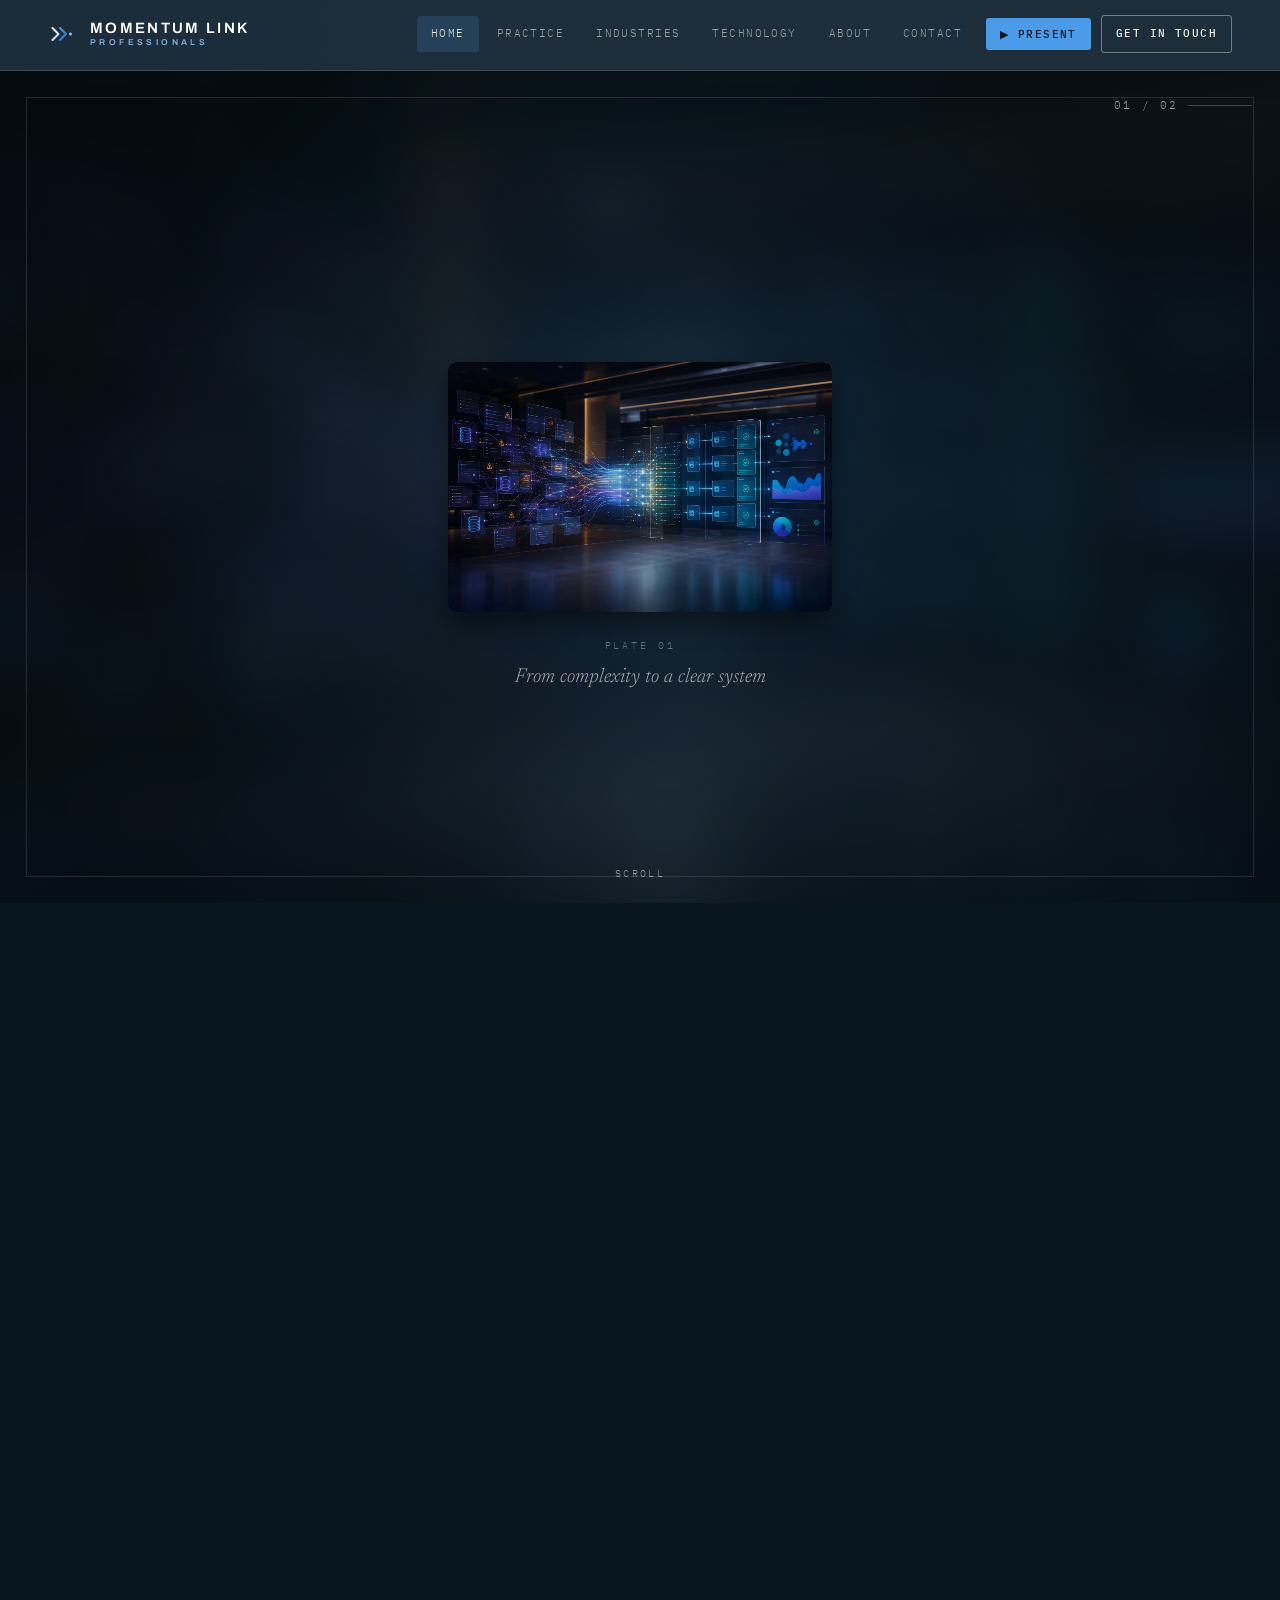
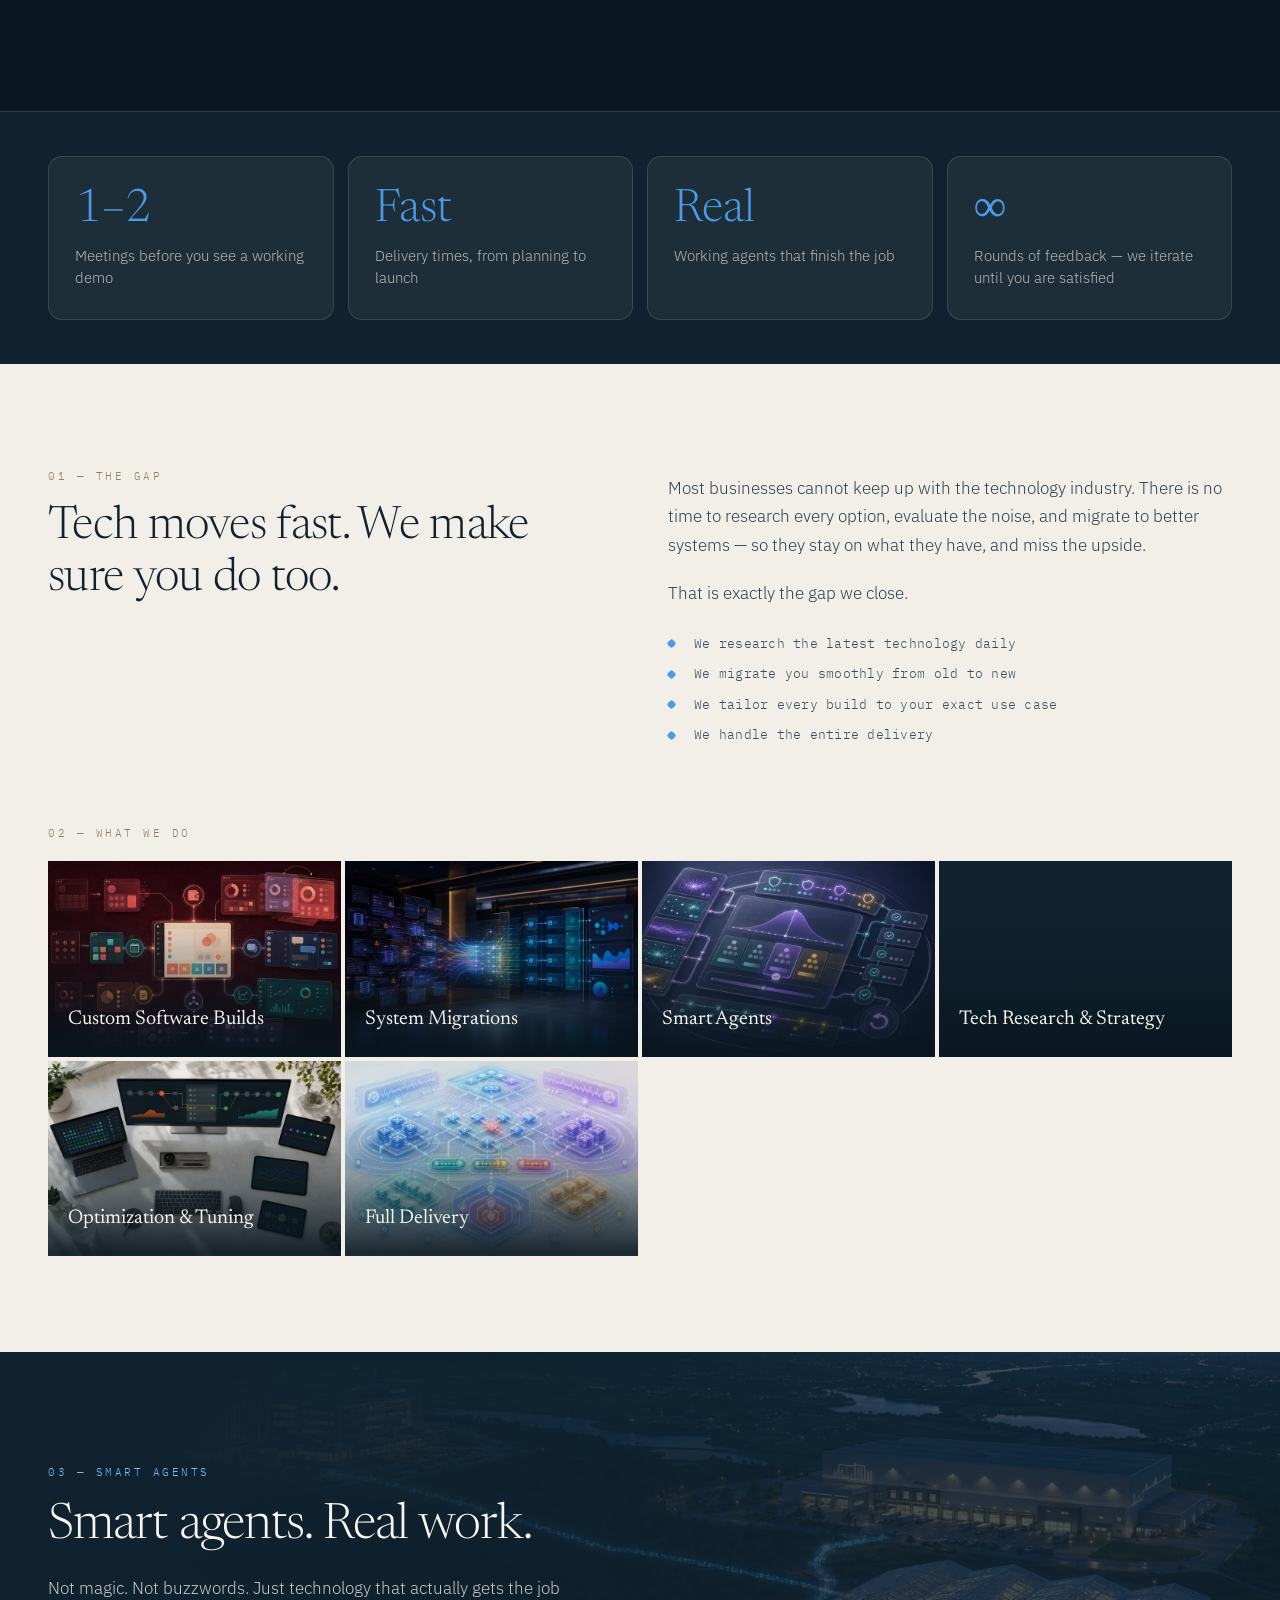
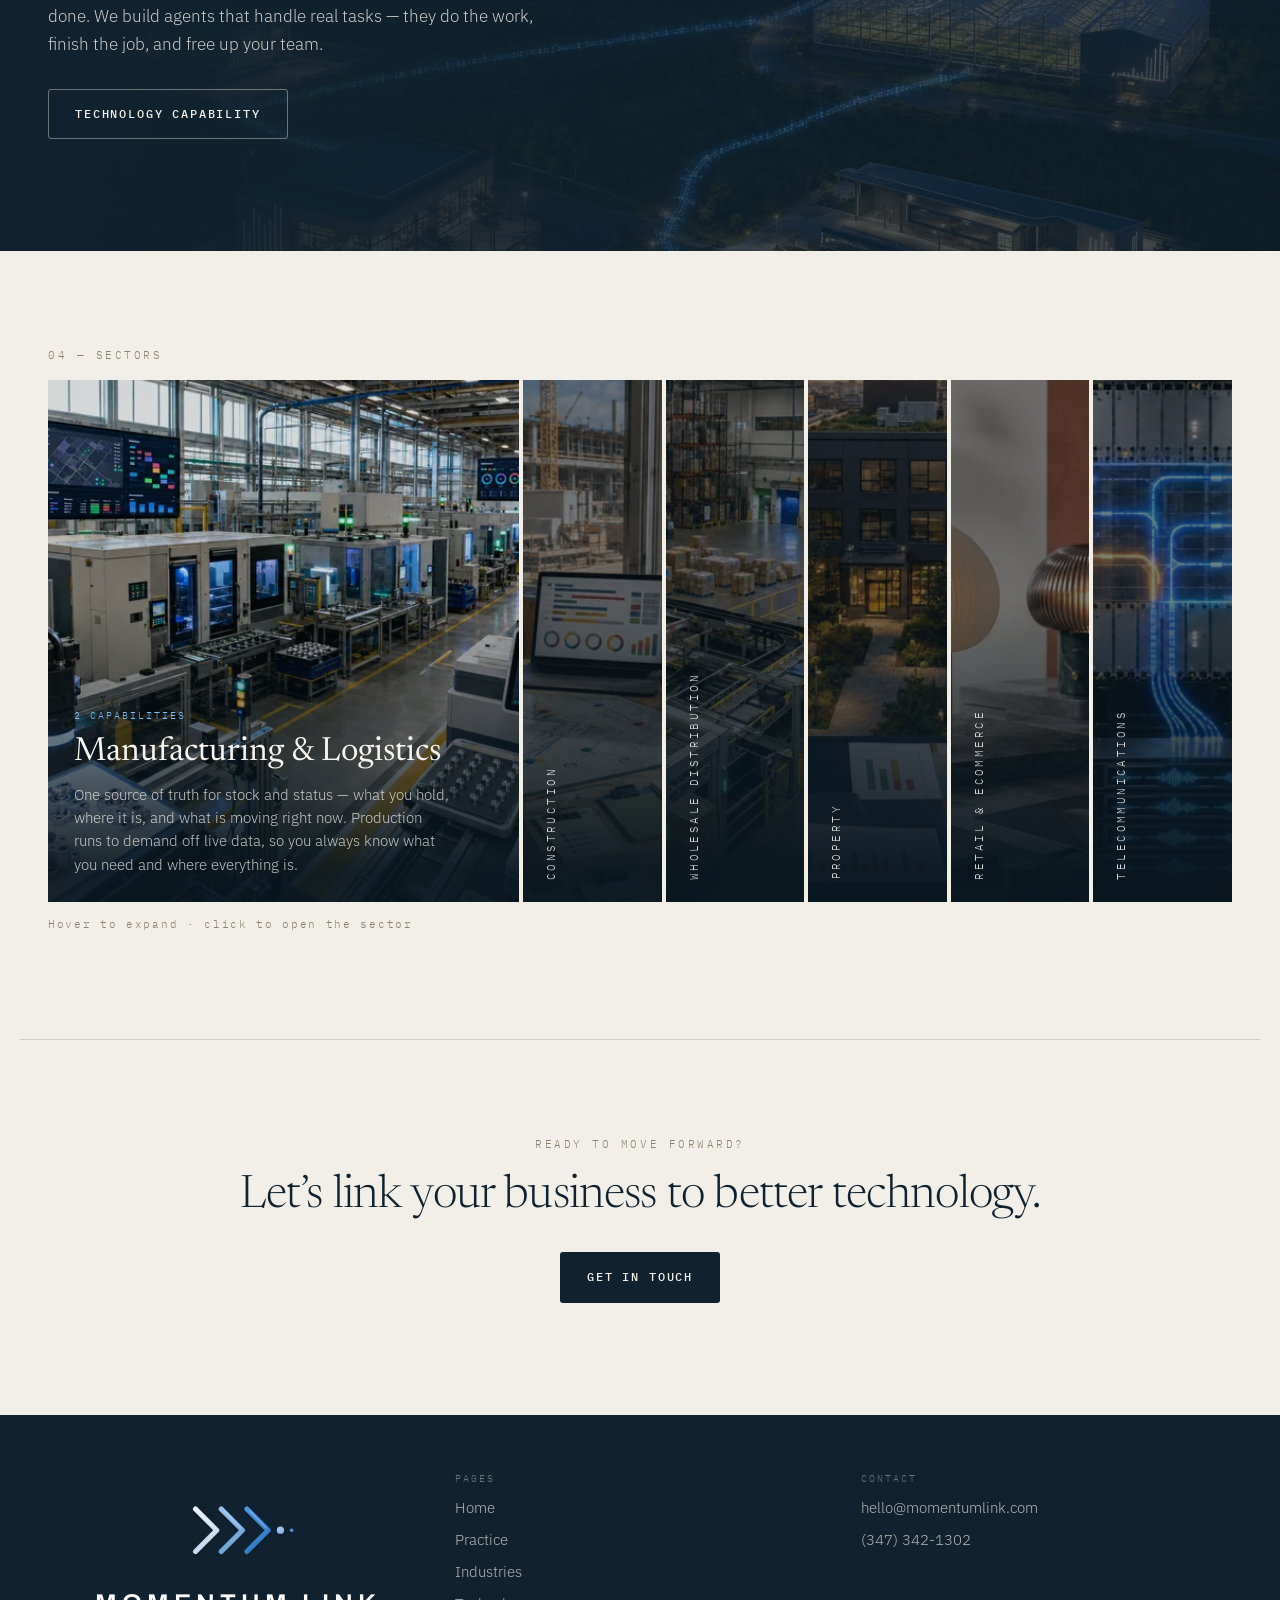
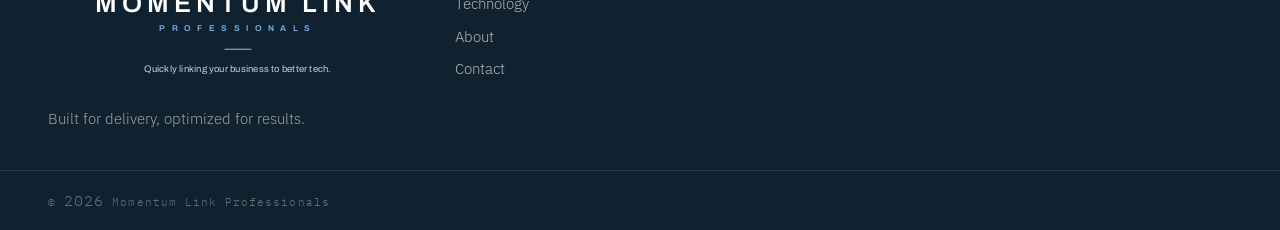
<file: index.html>
<!DOCTYPE html>
<html lang="en" class="no-js" data-media-base="/media/">
<head>
  <meta charset="utf-8">
  <meta name="viewport" content="width=device-width, initial-scale=1">
  <title>Custom Software, Migrations &amp; Smart Agents | Momentum Link</title>
  <meta name="description" content="We build, migrate and deliver modern software — custom builds, system migrations and smart agents that do real work. Fast delivery, tailored to your business.">
  <meta name="theme-color" content="#10222F">
  <link rel="canonical" href="https://www.momentumlinkpro.com/">

  <meta property="og:type" content="website">
  <meta property="og:site_name" content="Momentum Link Professionals">
  <meta property="og:title" content="Custom Software, Migrations &amp; Smart Agents | Momentum Link">
  <meta property="og:description" content="We build, migrate and deliver modern software — custom builds, system migrations and smart agents that do real work. Fast delivery, tailored to your business.">
  <meta property="og:image" content="https://www.momentumlinkpro.com/media/31-technology-complexity-to-clarity.jpg">
  <meta property="og:url" content="https://www.momentumlinkpro.com/">
  <meta name="twitter:card" content="summary_large_image">

  <link rel="icon" href="/favicon.svg" type="image/svg+xml">
  <link rel="apple-touch-icon" href="/favicon.svg">

  <link rel="preconnect" href="https://fonts.googleapis.com">
  <link rel="preconnect" href="https://fonts.gstatic.com" crossorigin>
  <link href="https://fonts.googleapis.com/css2?family=Newsreader:ital,opsz,wght@0,6..72,300;0,6..72,400;0,6..72,500;1,6..72,300&amp;family=IBM+Plex+Sans:wght@300;400;500;600&amp;family=IBM+Plex+Mono:wght@400;500&amp;family=Archivo:wght@600&amp;display=swap" rel="stylesheet">
  <link rel="stylesheet" href="/assets/css/site.css?v=83fd2c50">
  <script type="application/ld+json">{"@context":"https://schema.org","@graph":[{"@type":"ProfessionalService","@id":"https://www.momentumlinkpro.com/#organization","name":"Momentum Link Professionals","alternateName":"Momentum Link","url":"https://www.momentumlinkpro.com/","slogan":"Quickly linking your business to better tech.","description":"We build, migrate, and deliver modern software solutions — custom software builds, system migrations and smart agents that handle real work.","email":"hello@momentumlink.com","telephone":"(347) 342-1302","logo":{"@type":"ImageObject","url":"https://www.momentumlinkpro.com/assets/logo/momentum-link-dark-stacked.svg"},"image":"https://www.momentumlinkpro.com/media/31-technology-complexity-to-clarity.jpg","sameAs":["https://www.momentumlinkpro.com/"],"knowsAbout":["Custom software development","System migration","Software agents and automation","CI/CD delivery","API integration","Cloud-native systems","Data engineering"],"areaServed":[{"@type":"Industry","name":"Manufacturing and Logistics"},{"@type":"Industry","name":"Construction"},{"@type":"Industry","name":"Wholesale Distribution"},{"@type":"Industry","name":"Property Management"},{"@type":"Industry","name":"Retail and Ecommerce"},{"@type":"Industry","name":"Telecommunications"}],"hasOfferCatalog":{"@type":"OfferCatalog","name":"What we do","itemListElement":[{"@type":"Offer","itemOffered":{"@type":"Service","name":"Custom Software Builds","description":"Software built around your business — bespoke where that is what it takes, proven packages and libraries where they already do the job better."}},{"@type":"Offer","itemOffered":{"@type":"Service","name":"System Migrations","description":"We bridge the gap between outdated systems and modern technology — handling the entire transition end to end."}},{"@type":"Offer","itemOffered":{"@type":"Service","name":"Smart Agents","description":"Working agents that handle real tasks — automation that finishes the job and frees up your team."}},{"@type":"Offer","itemOffered":{"@type":"Service","name":"Tech Research and Strategy","description":"We constantly research the latest technology so you always get the best option — not just an option."}},{"@type":"Offer","itemOffered":{"@type":"Service","name":"Optimization and Tuning","description":"We optimize every solution to fit your specific use case — performance, cost, and workflow all dialled in."}},{"@type":"Offer","itemOffered":{"@type":"Service","name":"Full Delivery","description":"From planning to launch to support — we handle the whole journey. You just use what we build."}}]}},{"@type":"WebSite","@id":"https://www.momentumlinkpro.com/#website","url":"https://www.momentumlinkpro.com/","name":"Momentum Link Professionals","publisher":{"@id":"https://www.momentumlinkpro.com/#organization"},"inLanguage":"en"},{"@type":"WebPage","@id":"https://www.momentumlinkpro.com/#webpage","url":"https://www.momentumlinkpro.com/","name":"Custom Software, Migrations & Smart Agents | Momentum Link","description":"We build, migrate and deliver modern software — custom builds, system migrations and smart agents that do real work. Fast delivery, tailored to your business.","isPartOf":{"@id":"https://www.momentumlinkpro.com/#website"},"about":{"@id":"https://www.momentumlinkpro.com/#organization"},"inLanguage":"en","breadcrumb":{"@id":"https://www.momentumlinkpro.com/#breadcrumb"}},{"@type":"BreadcrumbList","@id":"https://www.momentumlinkpro.com/#breadcrumb","itemListElement":[{"@type":"ListItem","position":1,"name":"Home","item":"https://www.momentumlinkpro.com/"}]}]}</script>

  <script>document.documentElement.className = document.documentElement.className.replace("no-js", "js");</script>
</head>
<body data-page="home">
  <a class="skip-link" href="#main">Skip to content</a>

  <header class="site-header">
    <div class="site-header__inner">
      <a class="brand" href="/" aria-label="Momentum Link Professionals — home">
        <span class="brand__mark" aria-hidden="true"><svg width="120" height="120" viewBox="0 0 120 120" xmlns="http://www.w3.org/2000/svg"><title>Momentum Link mark</title>
<defs>
  <linearGradient id="mk-g1" x1="0" y1="0" x2="0.35" y2="1"><stop offset="0" stop-color="#EAF2FB"></stop><stop offset="0.6" stop-color="#D3E4F6"></stop><stop offset="1" stop-color="#C1D8F0"></stop></linearGradient>
  <linearGradient id="mk-g2" x1="0" y1="0" x2="0.35" y2="1"><stop offset="0" stop-color="#97C3EE"></stop><stop offset="0.6" stop-color="#7FB2E4"></stop><stop offset="1" stop-color="#6DA1D6"></stop></linearGradient>
  <linearGradient id="mk-g3" x1="0" y1="0" x2="0.35" y2="1"><stop offset="0" stop-color="#4E96E0"></stop><stop offset="0.6" stop-color="#3B87D6"></stop><stop offset="1" stop-color="#3078C4"></stop></linearGradient>
  <radialGradient id="mk-d1" cx="0.32" cy="0.28" r="0.85"><stop offset="0" stop-color="#A8CCF1"></stop><stop offset="1" stop-color="#7FB2E4"></stop></radialGradient>
  <radialGradient id="mk-d2" cx="0.32" cy="0.28" r="0.85"><stop offset="0" stop-color="#5C9CE0"></stop><stop offset="1" stop-color="#3B87D6"></stop></radialGradient>
  <filter id="mk-sh" x="-25%" y="-25%" width="150%" height="150%"><feDropShadow dx="0" dy="2" stdDeviation="2" flood-color="#000000" flood-opacity="0.35"></feDropShadow></filter>
</defs>
<g transform="translate(52, 60)" filter="url(#mk-sh)">
  <path d="M -34,-24 L -10,0 L -34,24" fill="none" stroke="url(#mk-g1)" stroke-width="8" stroke-linecap="round" stroke-linejoin="round"></path>
  <path d="M -4,-24 L 20,0 L -4,24" fill="none" stroke="url(#mk-g3)" stroke-width="8" stroke-linecap="round" stroke-linejoin="round"></path>
  <circle cx="38" cy="0" r="6" fill="url(#mk-d1)"></circle>
</g>
</svg></span>
        <span class="brand__text">
          <span class="brand__name">MOMENTUM LINK</span>
          <span class="brand__tag">PROFESSIONALS</span>
        </span>
      </a>

      <button class="nav-toggle" type="button" data-nav-toggle aria-expanded="false" aria-controls="site-nav" aria-label="Menu">
        <span aria-hidden="true"></span>
      </button>

      <nav class="nav" id="site-nav" aria-label="Primary">
          <a class="nav__link" href="/" aria-current="page">Home</a>
          <a class="nav__link" href="/practice">Practice</a>
          <a class="nav__link" href="/industries">Industries</a>
          <a class="nav__link" href="/technology">Technology</a>
          <a class="nav__link" href="/about">About</a>
          <a class="nav__link" href="/contact">Contact</a>
        <button class="nav__present" type="button" data-open-pres hidden>&#9654; Present</button>
        <a class="nav__cta" href="/contact" data-open-contact>Get in touch</a>
      </nav>
    </div>
    <div class="progress" data-progress aria-hidden="true"></div>
  </header>

  <main id="main">
    <section class="stage" data-stage aria-label="Introduction">
      <div class="stage__pin">
        <div class="stage__backdrop" data-stage-backdrop aria-hidden="true">
          <picture><source type="image/webp" srcset="/media/31-technology-complexity-to-clarity-768.webp 768w, /media/31-technology-complexity-to-clarity.webp 1536w" sizes="100vw"><img class="" src="/media/31-technology-complexity-to-clarity.jpg" srcset="/media/31-technology-complexity-to-clarity-768.jpg 768w, /media/31-technology-complexity-to-clarity.jpg 1536w" sizes="100vw" alt="" aria-hidden="true" width="1536" height="1024" loading="eager" fetchpriority="high" decoding="async"></picture>
        </div>
        <div class="stage__glow" data-stage-glow aria-hidden="true"></div>
        <div class="stage__frame" data-stage-frame aria-hidden="true"></div>

        <picture><source type="image/webp" srcset="/media/31-technology-complexity-to-clarity-768.webp 768w, /media/31-technology-complexity-to-clarity.webp 1536w" sizes="100vw"><img class="stage__l1" data-stage-l1 src="/media/31-technology-complexity-to-clarity.jpg" srcset="/media/31-technology-complexity-to-clarity-768.jpg 768w, /media/31-technology-complexity-to-clarity.jpg 1536w" sizes="100vw" alt="From complexity to a clear system" width="1536" height="1024" loading="eager" fetchpriority="high" decoding="async"></picture>

        <div class="stage__intro" data-stage-intro aria-hidden="true">
          <p class="stage__plate">Plate 01</p>
          <p class="stage__caption">From complexity to a clear system</p>
        </div>

        <div class="stage__l2" data-stage-l2 aria-hidden="true">
          <picture><source type="image/webp" srcset="/media/30-technology-connected-ecosystem-768.webp 768w, /media/30-technology-connected-ecosystem.webp 1536w" sizes="100vw"><img class="" src="/media/30-technology-connected-ecosystem.jpg" srcset="/media/30-technology-connected-ecosystem-768.jpg 768w, /media/30-technology-connected-ecosystem.jpg 1536w" sizes="100vw" alt="" aria-hidden="true" width="1536" height="1024" loading="lazy" decoding="async"></picture>
        </div>

        <div class="stage__tint" data-stage-tint aria-hidden="true"></div>

        <div class="stage__block" data-stage-a>
          <div class="stage__inner">
            <p class="stage__kicker">Modern technology solutions</p>
            <h1 class="stage__title">Quickly linking your business to better tech.</h1>
          </div>
        </div>

        <div class="stage__block" data-stage-b>
          <div class="stage__inner">
            <p class="stage__kicker">Build &middot; Migrate &middot; Deliver</p>
            <p class="stage__title stage__title--sub">We build, migrate, and deliver modern software solutions — so your technology works for you, not the other way around.</p>
            <div class="stage__actions">
              <a class="btn btn--primary" href="/contact" data-open-contact>Get started</a>
              <button class="btn btn--ghost" type="button" data-open-pres hidden>&#9654; Watch the presentation</button>
              <a class="btn btn--ghost" href="/practice">How we work</a>
            </div>
          </div>
        </div>

        <div class="stage__meter" aria-hidden="true">
          <span class="stage__count" data-stage-count>01 / 02</span>
          <span class="stage__track"><span class="stage__bar" data-stage-bar></span></span>
        </div>

        <div class="stage__cue" data-stage-cue aria-hidden="true">Scroll</div>
      </div>
    </section>

    <section class="stats" aria-label="Practice at a glance">
      <div class="shell">
        <div class="stats__grid">
          <div class="stats__item">
            <div class="stats__n">1&#8211;2</div>
            <div class="stats__label">Meetings before you see a working demo</div>
          </div>
          <div class="stats__item">
            <div class="stats__n">Fast</div>
            <div class="stats__label">Delivery times, from planning to launch</div>
          </div>
          <div class="stats__item">
            <div class="stats__n">Real</div>
            <div class="stats__label">Working agents that finish the job</div>
          </div>
          <div class="stats__item">
            <div class="stats__n">&#8734;</div>
            <div class="stats__label">Rounds of feedback — we iterate until you are satisfied</div>
          </div>
        </div>
      </div>
    </section>

    <section class="editorial shell">
      <div class="editorial__grid">
        <div>
          <p class="eyebrow">01 — The gap</p>
          <h2 class="editorial__title">Tech moves fast. We make sure you do too.</h2>
        </div>
        <div class="editorial__body">
          <p>Most businesses cannot keep up with the technology industry. There is no time to research every option, evaluate the noise, and migrate to better systems — so they stay on what they have, and miss the upside.</p>
          <p>That is exactly the gap we close.</p>
          <ul class="editorial__list"><li>We research the latest technology daily</li><li>We migrate you smoothly from old to new</li><li>We tailor every build to your exact use case</li><li>We handle the entire delivery</li>
          </ul>
        </div>
      </div>
    </section>

    <section class="card-section shell" aria-label="What we do">
      <p class="eyebrow" style="margin-bottom:20px">02 — What we do</p>
      <div class="card-grid card-grid--tech">
          <figure class="card card--tech" data-card data-reveal>
            <picture><source type="image/webp" srcset="/media/33-technology-modular-product-evolution-768.webp 768w, /media/33-technology-modular-product-evolution.webp 1536w" sizes="(max-width: 560px) 100vw, (max-width: 1240px) 34vw, 410px"><img src="/media/33-technology-modular-product-evolution.jpg" srcset="/media/33-technology-modular-product-evolution-768.jpg 768w, /media/33-technology-modular-product-evolution.jpg 1536w" sizes="(max-width: 560px) 100vw, (max-width: 1240px) 34vw, 410px" alt="Custom Software Builds" width="1536" height="1024" loading="lazy" decoding="async"></picture>
            <figcaption>
              <span class="card__title">Custom Software Builds</span>
              <span class="card__sub">Software built around your business — bespoke where that is what it takes, proven packages and libraries where they already do the job better.</span>
            </figcaption>
          </figure>
          <figure class="card card--tech" data-card data-reveal>
            <picture><source type="image/webp" srcset="/media/31-technology-complexity-to-clarity-768.webp 768w, /media/31-technology-complexity-to-clarity.webp 1536w" sizes="(max-width: 560px) 100vw, (max-width: 1240px) 34vw, 410px"><img src="/media/31-technology-complexity-to-clarity.jpg" srcset="/media/31-technology-complexity-to-clarity-768.jpg 768w, /media/31-technology-complexity-to-clarity.jpg 1536w" sizes="(max-width: 560px) 100vw, (max-width: 1240px) 34vw, 410px" alt="System Migrations" width="1536" height="1024" loading="lazy" decoding="async"></picture>
            <figcaption>
              <span class="card__title">System Migrations</span>
              <span class="card__sub">We bridge the gap between outdated systems and modern technology — handling the entire transition end to end.</span>
            </figcaption>
          </figure>
          <figure class="card card--tech" data-card data-reveal>
            <picture><source type="image/webp" srcset="/media/25-technology-responsible-ai-768.webp 768w, /media/25-technology-responsible-ai.webp 1536w" sizes="(max-width: 560px) 100vw, (max-width: 1240px) 34vw, 410px"><img src="/media/25-technology-responsible-ai.jpg" srcset="/media/25-technology-responsible-ai-768.jpg 768w, /media/25-technology-responsible-ai.jpg 1536w" sizes="(max-width: 560px) 100vw, (max-width: 1240px) 34vw, 410px" alt="Smart Agents" width="1536" height="1024" loading="lazy" decoding="async"></picture>
            <figcaption>
              <span class="card__title">Smart Agents</span>
              <span class="card__sub">Working agents that handle real tasks — automation that finishes the job and frees up your team.</span>
            </figcaption>
          </figure>
          <figure class="card card--tech" data-card data-reveal>
            <picture><source type="image/webp" srcset="/media/27-technology-digital-twin-768.webp 768w, /media/27-technology-digital-twin.webp 1536w" sizes="(max-width: 560px) 100vw, (max-width: 1240px) 34vw, 410px"><img src="/media/27-technology-digital-twin.jpg" srcset="/media/27-technology-digital-twin-768.jpg 768w, /media/27-technology-digital-twin.jpg 1536w" sizes="(max-width: 560px) 100vw, (max-width: 1240px) 34vw, 410px" alt="Tech Research and Strategy" width="1536" height="1024" loading="lazy" decoding="async"></picture>
            <figcaption>
              <span class="card__title">Tech Research &amp; Strategy</span>
              <span class="card__sub">We constantly research the latest technology so you always get the best option — not just an option.</span>
            </figcaption>
          </figure>
          <figure class="card card--tech" data-card data-reveal>
            <picture><source type="image/webp" srcset="/media/35-technology-continuous-improvement-768.webp 768w, /media/35-technology-continuous-improvement.webp 1536w" sizes="(max-width: 560px) 100vw, (max-width: 1240px) 34vw, 410px"><img src="/media/35-technology-continuous-improvement.jpg" srcset="/media/35-technology-continuous-improvement-768.jpg 768w, /media/35-technology-continuous-improvement.jpg 1536w" sizes="(max-width: 560px) 100vw, (max-width: 1240px) 34vw, 410px" alt="Optimization and Tuning" width="1536" height="1024" loading="lazy" decoding="async"></picture>
            <figcaption>
              <span class="card__title">Optimization &amp; Tuning</span>
              <span class="card__sub">We optimize every solution to fit your specific use case — performance, cost, and workflow all dialled in.</span>
            </figcaption>
          </figure>
          <figure class="card card--tech" data-card data-reveal>
            <picture><source type="image/webp" srcset="/media/20-technology-cloud-native-systems-768.webp 768w, /media/20-technology-cloud-native-systems.webp 1536w" sizes="(max-width: 560px) 100vw, (max-width: 1240px) 34vw, 410px"><img src="/media/20-technology-cloud-native-systems.jpg" srcset="/media/20-technology-cloud-native-systems-768.jpg 768w, /media/20-technology-cloud-native-systems.jpg 1536w" sizes="(max-width: 560px) 100vw, (max-width: 1240px) 34vw, 410px" alt="Full Delivery" width="1536" height="1024" loading="lazy" decoding="async"></picture>
            <figcaption>
              <span class="card__title">Full Delivery</span>
              <span class="card__sub">From planning to launch to support — we handle the whole journey. You just use what we build.</span>
            </figcaption>
          </figure>
      </div>
    </section>

    <section class="band">
      <picture><source type="image/webp" srcset="/media/30-technology-connected-ecosystem-768.webp 768w, /media/30-technology-connected-ecosystem.webp 1536w" sizes="100vw"><img class="band__bg" src="/media/30-technology-connected-ecosystem.jpg" srcset="/media/30-technology-connected-ecosystem-768.jpg 768w, /media/30-technology-connected-ecosystem.jpg 1536w" sizes="100vw" alt="Connected technology ecosystem" width="1536" height="1024" loading="lazy" decoding="async"></picture>
      <div class="band__veil" aria-hidden="true"></div>
      <div class="band__inner shell">
        <div class="band__copy">
          <p class="eyebrow eyebrow--blue">03 — Smart agents</p>
          <h2 class="band__title">Smart agents. Real work.</h2>
          <p class="band__text">Not magic. Not buzzwords. Just technology that actually gets the job done. We build agents that handle real tasks — they do the work, finish the job, and free up your team.</p>
          <a class="btn btn--ghost btn--ghost-fill" href="/technology">Technology capability</a>
        </div>
      </div>
    </section>

    <section class="panels-section shell" aria-label="Sectors">
      <p class="eyebrow" style="margin-bottom:16px">04 — Sectors</p>
      <div class="panels">
          <a class="panel is-open" data-panel href="/industries#manufacturing">
            <picture><source type="image/webp" srcset="/media/07-industry-smart-manufacturing-768.webp 768w, /media/07-industry-smart-manufacturing.webp 1536w" sizes="(max-width: 560px) 100vw, (max-width: 1240px) 50vw, 620px"><img class="" src="/media/07-industry-smart-manufacturing.jpg" srcset="/media/07-industry-smart-manufacturing-768.jpg 768w, /media/07-industry-smart-manufacturing.jpg 1536w" sizes="(max-width: 560px) 100vw, (max-width: 1240px) 50vw, 620px" alt="Smart Manufacturing" width="1536" height="1024" loading="lazy" decoding="async"></picture>
            <span class="panel__rail">Manufacturing &amp; Logistics</span>
            <span class="panel__body">
              <span class="panel__count">2 capabilities</span>
              <span class="panel__name">Manufacturing &amp; Logistics</span>
              <span class="panel__blurb">One source of truth for stock and status — what you hold, where it is, and what is moving right now. Production runs to demand off live data, so you always know what you need and where everything is.</span>
            </span>
          </a>
          <a class="panel" data-panel href="/industries#construction">
            <picture><source type="image/webp" srcset="/media/09-industry-construction-project-management-768.webp 768w, /media/09-industry-construction-project-management.webp 1536w" sizes="(max-width: 560px) 100vw, (max-width: 1240px) 50vw, 620px"><img class="" src="/media/09-industry-construction-project-management.jpg" srcset="/media/09-industry-construction-project-management-768.jpg 768w, /media/09-industry-construction-project-management.jpg 1536w" sizes="(max-width: 560px) 100vw, (max-width: 1240px) 50vw, 620px" alt="Construction Project Management and Accounting" width="1536" height="1024" loading="lazy" decoding="async"></picture>
            <span class="panel__rail">Construction</span>
            <span class="panel__body">
              <span class="panel__count">3 capabilities</span>
              <span class="panel__name">Construction</span>
              <span class="panel__blurb">Two halves. Billing you can actually review — bids and offers compared against the plans before a claim gets paid. And plan-driven rendering and automation, from excavation to pipe layout to interior fit-out. It is a fast-moving market, and we keep you on the best of it.</span>
            </span>
          </a>
          <a class="panel" data-panel href="/industries#wholesale-distribution">
            <picture><source type="image/webp" srcset="/media/11-industry-wholesale-distribution-768.webp 768w, /media/11-industry-wholesale-distribution.webp 1536w" sizes="(max-width: 560px) 100vw, (max-width: 1240px) 50vw, 620px"><img class="" src="/media/11-industry-wholesale-distribution.jpg" srcset="/media/11-industry-wholesale-distribution-768.jpg 768w, /media/11-industry-wholesale-distribution.jpg 1536w" sizes="(max-width: 560px) 100vw, (max-width: 1240px) 50vw, 620px" alt="Wholesale Distribution and Fulfillment" width="1536" height="1024" loading="lazy" decoding="async"></picture>
            <span class="panel__rail">Wholesale Distribution</span>
            <span class="panel__body">
              <span class="panel__count">6 capabilities</span>
              <span class="panel__name">Wholesale Distribution</span>
              <span class="panel__blurb">Accounting, billing and collection you can rely on, inventory that matches the shelf, and follow-up that catches a change in a customer&#x27;s ordering before they raise it themselves. Every account gets a personal experience, however many you carry.</span>
            </span>
          </a>
          <a class="panel" data-panel href="/industries#property">
            <picture><source type="image/webp" srcset="/media/13-industry-multi-property-management-768.webp 768w, /media/13-industry-multi-property-management.webp 1536w" sizes="(max-width: 560px) 100vw, (max-width: 1240px) 50vw, 620px"><img class="" src="/media/13-industry-multi-property-management.jpg" srcset="/media/13-industry-multi-property-management-768.jpg 768w, /media/13-industry-multi-property-management.jpg 1536w" sizes="(max-width: 560px) 100vw, (max-width: 1240px) 50vw, 620px" alt="Multi-Property Operations and Accounting" width="1536" height="1024" loading="lazy" decoding="async"></picture>
            <span class="panel__rail">Property</span>
            <span class="panel__body">
              <span class="panel__count">4 capabilities</span>
              <span class="panel__name">Property</span>
              <span class="panel__blurb">Billing and reports that show where every dollar goes, and tenants who stay satisfied. Residential or commercial — every town and municipality has its own requirements, and we deliver against the ones that apply to you.</span>
            </span>
          </a>
          <a class="panel" data-panel href="/industries#retail-ecommerce">
            <picture><source type="image/webp" srcset="/media/15-industry-premium-retail-website-768.webp 768w, /media/15-industry-premium-retail-website.webp 1536w" sizes="(max-width: 560px) 100vw, (max-width: 1240px) 50vw, 620px"><img class="" src="/media/15-industry-premium-retail-website.jpg" srcset="/media/15-industry-premium-retail-website-768.jpg 768w, /media/15-industry-premium-retail-website.jpg 1536w" sizes="(max-width: 560px) 100vw, (max-width: 1240px) 50vw, 620px" alt="Premium Retail Website Experience" width="1536" height="1024" loading="lazy" decoding="async"></picture>
            <span class="panel__rail">Retail &amp; Ecommerce</span>
            <span class="panel__body">
              <span class="panel__count">4 capabilities</span>
              <span class="panel__name">Retail &amp; Ecommerce</span>
              <span class="panel__blurb">Changes driven by what customers actually do — which journeys convert, which ones stall, what gets returned. Aggregate behaviour, measured honestly, turned into changes whose results you can see.</span>
            </span>
          </a>
          <a class="panel" data-panel href="/industries#telecommunications">
            <picture><source type="image/webp" srcset="/media/47-industry-telecom-voice-768.webp 768w, /media/47-industry-telecom-voice.webp 1536w" sizes="(max-width: 560px) 100vw, (max-width: 1240px) 50vw, 620px"><img class="" src="/media/47-industry-telecom-voice.jpg" srcset="/media/47-industry-telecom-voice-768.jpg 768w, /media/47-industry-telecom-voice.jpg 1536w" sizes="(max-width: 560px) 100vw, (max-width: 1240px) 50vw, 620px" alt="Voice routing and termination" width="1536" height="864" loading="lazy" decoding="async"></picture>
            <span class="panel__rail">Telecommunications</span>
            <span class="panel__body">
              <span class="panel__count">3 capabilities</span>
              <span class="panel__name">Telecommunications</span>
              <span class="panel__blurb">Integrate what you already run, build the infrastructure from scratch, or just fill the gaps in it. Voice, SMS and MMS carried at lightning speed and the best quality the traffic will allow.</span>
            </span>
          </a>
      </div>
      <p class="panels-hint">
        <span class="panels-hint__pointer">Hover to expand &middot; click to open the sector</span>
        <span class="panels-hint__touch">Tap to expand &middot; tap again to open the sector</span>
      </p>
    </section>

    <section class="closing shell">
      <p class="eyebrow">Ready to move forward?</p>
      <h2 class="closing__title">Let&#8217;s link your business to better technology.</h2>
      <a class="btn btn--dark" href="/contact" data-open-contact>Get in touch</a>
    </section>
  </main>

  <footer class="site-footer">
    <div class="site-footer__grid">
      <div class="site-footer__col">
        <span class="site-footer__logo"><svg width="680" height="408" viewBox="0 0 680 408" xmlns="http://www.w3.org/2000/svg"><title>Momentum Link Professionals</title>
<defs>
  <linearGradient id="st-g1" x1="0" y1="0" x2="0.35" y2="1"><stop offset="0" stop-color="#EAF2FB"></stop><stop offset="0.6" stop-color="#D3E4F6"></stop><stop offset="1" stop-color="#C1D8F0"></stop></linearGradient>
  <linearGradient id="st-g2" x1="0" y1="0" x2="0.35" y2="1"><stop offset="0" stop-color="#97C3EE"></stop><stop offset="0.6" stop-color="#7FB2E4"></stop><stop offset="1" stop-color="#6DA1D6"></stop></linearGradient>
  <linearGradient id="st-g3" x1="0" y1="0" x2="0.35" y2="1"><stop offset="0" stop-color="#4E96E0"></stop><stop offset="0.6" stop-color="#3B87D6"></stop><stop offset="1" stop-color="#3078C4"></stop></linearGradient>
  <radialGradient id="st-d1" cx="0.32" cy="0.28" r="0.85"><stop offset="0" stop-color="#A8CCF1"></stop><stop offset="1" stop-color="#7FB2E4"></stop></radialGradient>
  <radialGradient id="st-d2" cx="0.32" cy="0.28" r="0.85"><stop offset="0" stop-color="#5C9CE0"></stop><stop offset="1" stop-color="#3B87D6"></stop></radialGradient>
  <filter id="st-sh" x="-25%" y="-25%" width="150%" height="150%"><feDropShadow dx="0" dy="2" stdDeviation="2" flood-color="#000000" flood-opacity="0.35"></feDropShadow></filter>
</defs>
<g transform="translate(340, 106)" filter="url(#st-sh)">
  <path d="M -76,-38 L -38,0 L -76,38" fill="none" stroke="url(#st-g1)" stroke-width="9" stroke-linecap="round" stroke-linejoin="round"></path>
  <path d="M -30,-38 L 8,0 L -30,38" fill="none" stroke="url(#st-g2)" stroke-width="9" stroke-linecap="round" stroke-linejoin="round"></path>
  <path d="M 16,-38 L 54,0 L 16,38" fill="none" stroke="url(#st-g3)" stroke-width="9" stroke-linecap="round" stroke-linejoin="round"></path>
  <circle cx="76" cy="0" r="6.5" fill="url(#st-d1)"></circle>
  <circle cx="96" cy="0" r="3.25" fill="url(#st-d2)"></circle>
  <g stroke="#FFFFFF" stroke-opacity="0.32" stroke-width="2" fill="none" stroke-linecap="round" transform="translate(0, -1.6)">
    <path d="M -70,-32 L -41,-2"></path><path d="M -24,-32 L 5,-2"></path><path d="M 22,-32 L 51,-2"></path>
  </g>
</g>
<text x="340" y="252" text-anchor="middle" font-family="Archivo, Helvetica, Arial, sans-serif" font-size="46" font-weight="600" fill="#FFFFFF" letter-spacing="9">MOMENTUM LINK</text>
<text x="340" y="286" text-anchor="middle" font-family="Archivo, Helvetica, Arial, sans-serif" font-size="15" font-weight="600" fill="#7FB2E4" letter-spacing="11.5">PROFESSIONALS</text>
<rect x="316" y="318" width="48" height="2" fill="#7FB2E4"></rect>
<text x="340" y="360" text-anchor="middle" font-family="Archivo, Helvetica, Arial, sans-serif" font-size="17" font-weight="400" fill="#C3CEDC" letter-spacing="0.4">Quickly linking your business to better tech.</text>
</svg></span>
        <span class="site-footer__blurb">Built for delivery, optimized for results.</span>
      </div>
      <div class="site-footer__col">
        <span class="site-footer__head">Pages</span>
        <a href="/">Home</a>
        <a href="/practice">Practice</a>
        <a href="/industries">Industries</a>
        <a href="/technology">Technology</a>
        <a href="/about">About</a>
        <a href="/contact">Contact</a>
      </div>
      <div class="site-footer__col">
        <span class="site-footer__head">Contact</span>
        <a href="mailto:hello@momentumlink.com">hello@momentumlink.com</a>
        <a href="tel:+13473421302">(347) 342-1302</a>
      </div>
    </div>
    <div class="site-footer__meta">
      <div>&copy; <span data-year>2026</span> Momentum Link Professionals</div>
    </div>
  </footer>


  <div class="modal" data-contact-modal hidden role="dialog" aria-modal="true" aria-labelledby="modal-title">
    <div class="modal__scrim" data-modal-close></div>
    <div class="modal__panel">
      <button class="modal__close" type="button" data-modal-close aria-label="Close">&#10005;</button>
      <div class="modal__media"><picture><source type="image/webp" srcset="/media/43-process-meeting-768.webp 768w, /media/43-process-meeting.webp 1536w" sizes="(max-width: 900px) 100vw, 420px"><img src="/media/43-process-meeting.jpg" srcset="/media/43-process-meeting-768.jpg 768w, /media/43-process-meeting.jpg 1536w" sizes="(max-width: 900px) 100vw, 420px" alt="A meeting to establish what the project needs" width="1536" height="864" loading="lazy" decoding="async"></picture></div>
      <div class="modal__body">
        <p class="eyebrow">Get in touch</p>
        <h2 class="modal__title" id="modal-title">Let&#8217;s get to work.</h2>
        <p class="modal__text">Tell us about your business — we will handle the technology. A meeting or two is usually all it takes before you are looking at a working demo.</p>
        <p class="modal__direct">
          <a href="mailto:hello@momentumlink.com">hello@momentumlink.com</a>
          <a href="tel:+13473421302">(347) 342-1302</a>
        </p>
        
      <form class="form-card" data-contact-form data-endpoint="https://api.web3forms.com/submit" data-mailto="hello@momentumlink.com"
            action="mailto:hello@momentumlink.com" method="post" enctype="text/plain" novalidate>
        <h2 class="form-card__title">Send a brief</h2>
          <input type="hidden" name="access_key" value="9cf20289-3ef2-48a5-9e5a-fce82434f151">
          <input type="hidden" name="subject" value="New brief from momentumlink.com">
          <input type="hidden" name="from_name" value="Momentum Link website">
          <input type="checkbox" name="botcheck" class="visually-hidden" tabindex="-1" autocomplete="off">
        <div class="form-fields">
            <div class="field">
              <label class="field__label" for="m-name">Name *</label>
              <input type="text" id="m-name" name="name" placeholder="Your name"
                     autocomplete="name" required>
              <p class="field__error" aria-live="polite"></p>
            </div>
            <div class="field">
              <label class="field__label" for="m-email">Email *</label>
              <input type="email" id="m-email" name="email" placeholder="you@company.com"
                     autocomplete="email" required>
              <p class="field__error" aria-live="polite"></p>
            </div>
          <div class="field">
            <label class="field__label" for="m-message">What you need *</label>
            <textarea id="m-message" name="message" rows="3"
                      placeholder="Tell us about your business and what you are trying to do." required></textarea>
            <p class="field__error" aria-live="polite"></p>
          </div>
        </div>
        <button class="btn btn--dark" type="submit">Send brief</button>
        <p class="form-status" data-form-status role="status" aria-live="polite"></p>
      </form>
      </div>
    </div>
  </div>

  <script src="/assets/js/site.js?v=43f302ec" defer></script>
</body>
</html>
</file>
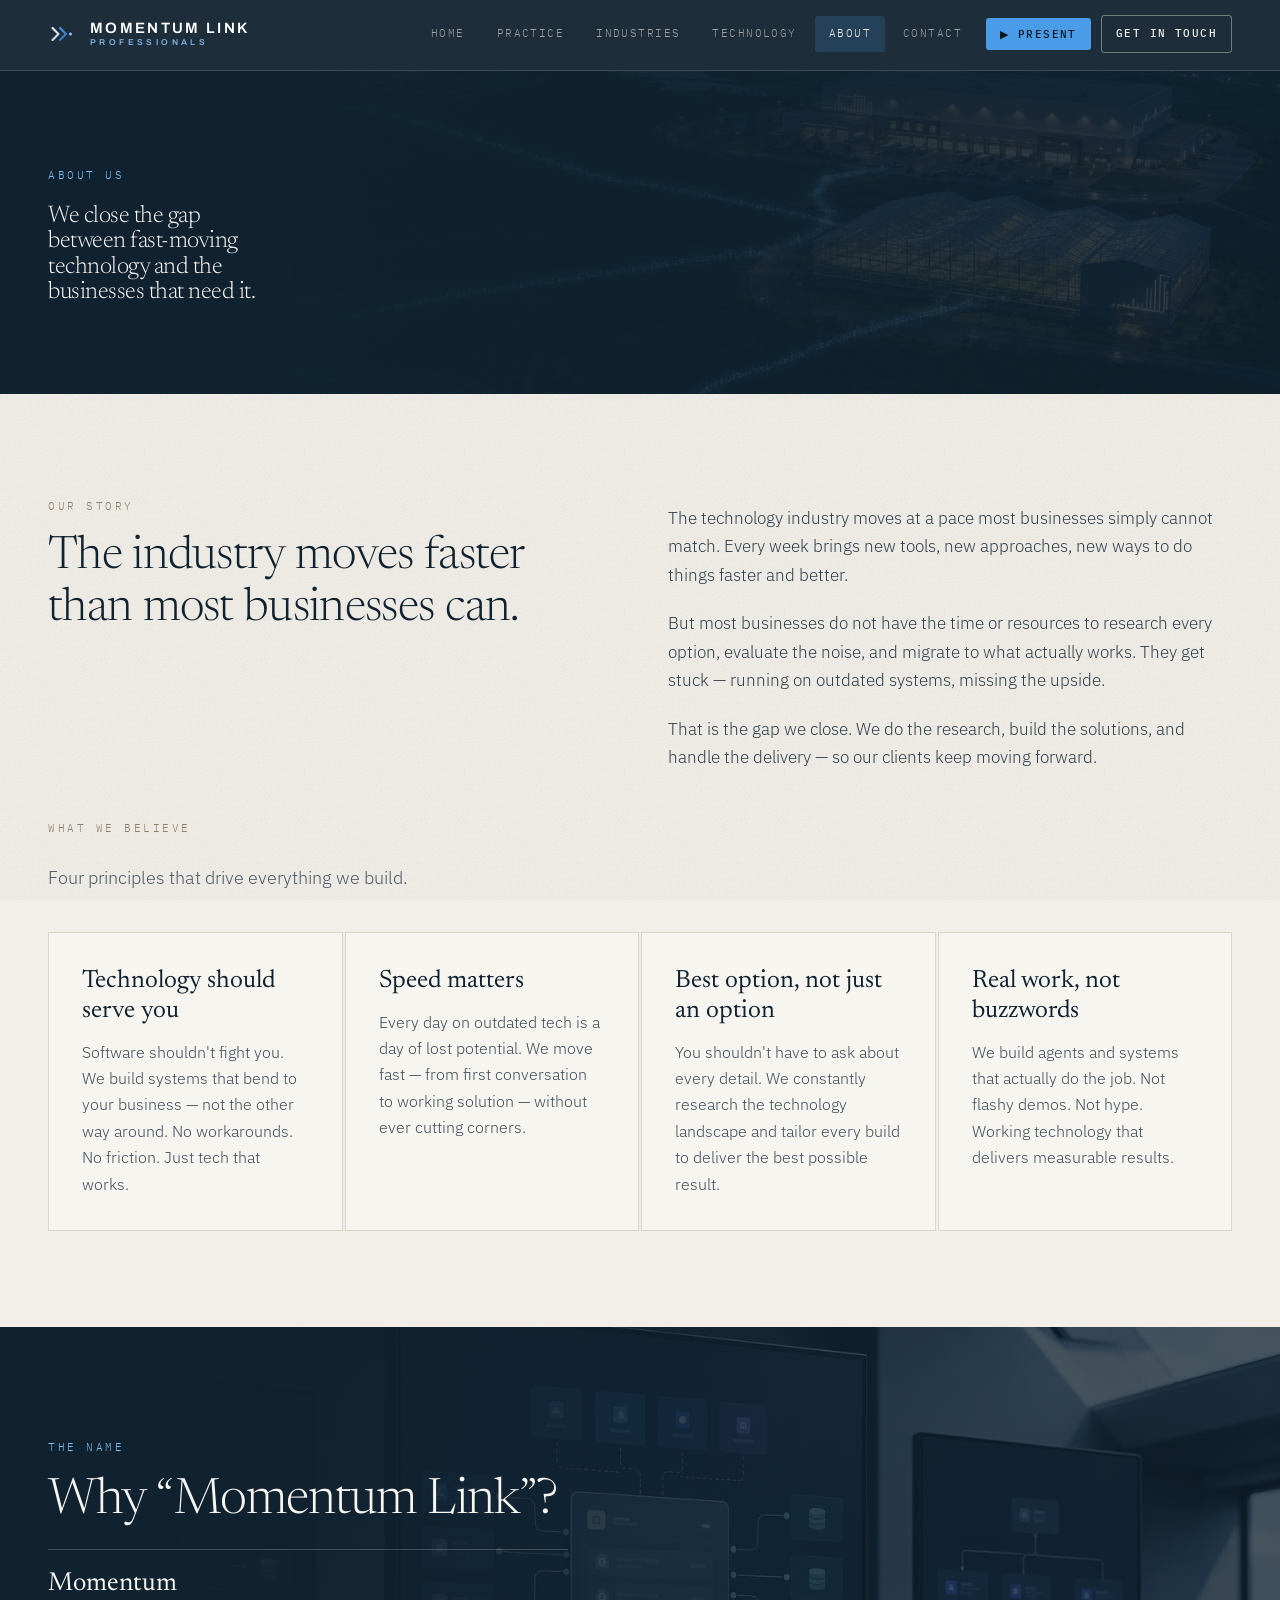
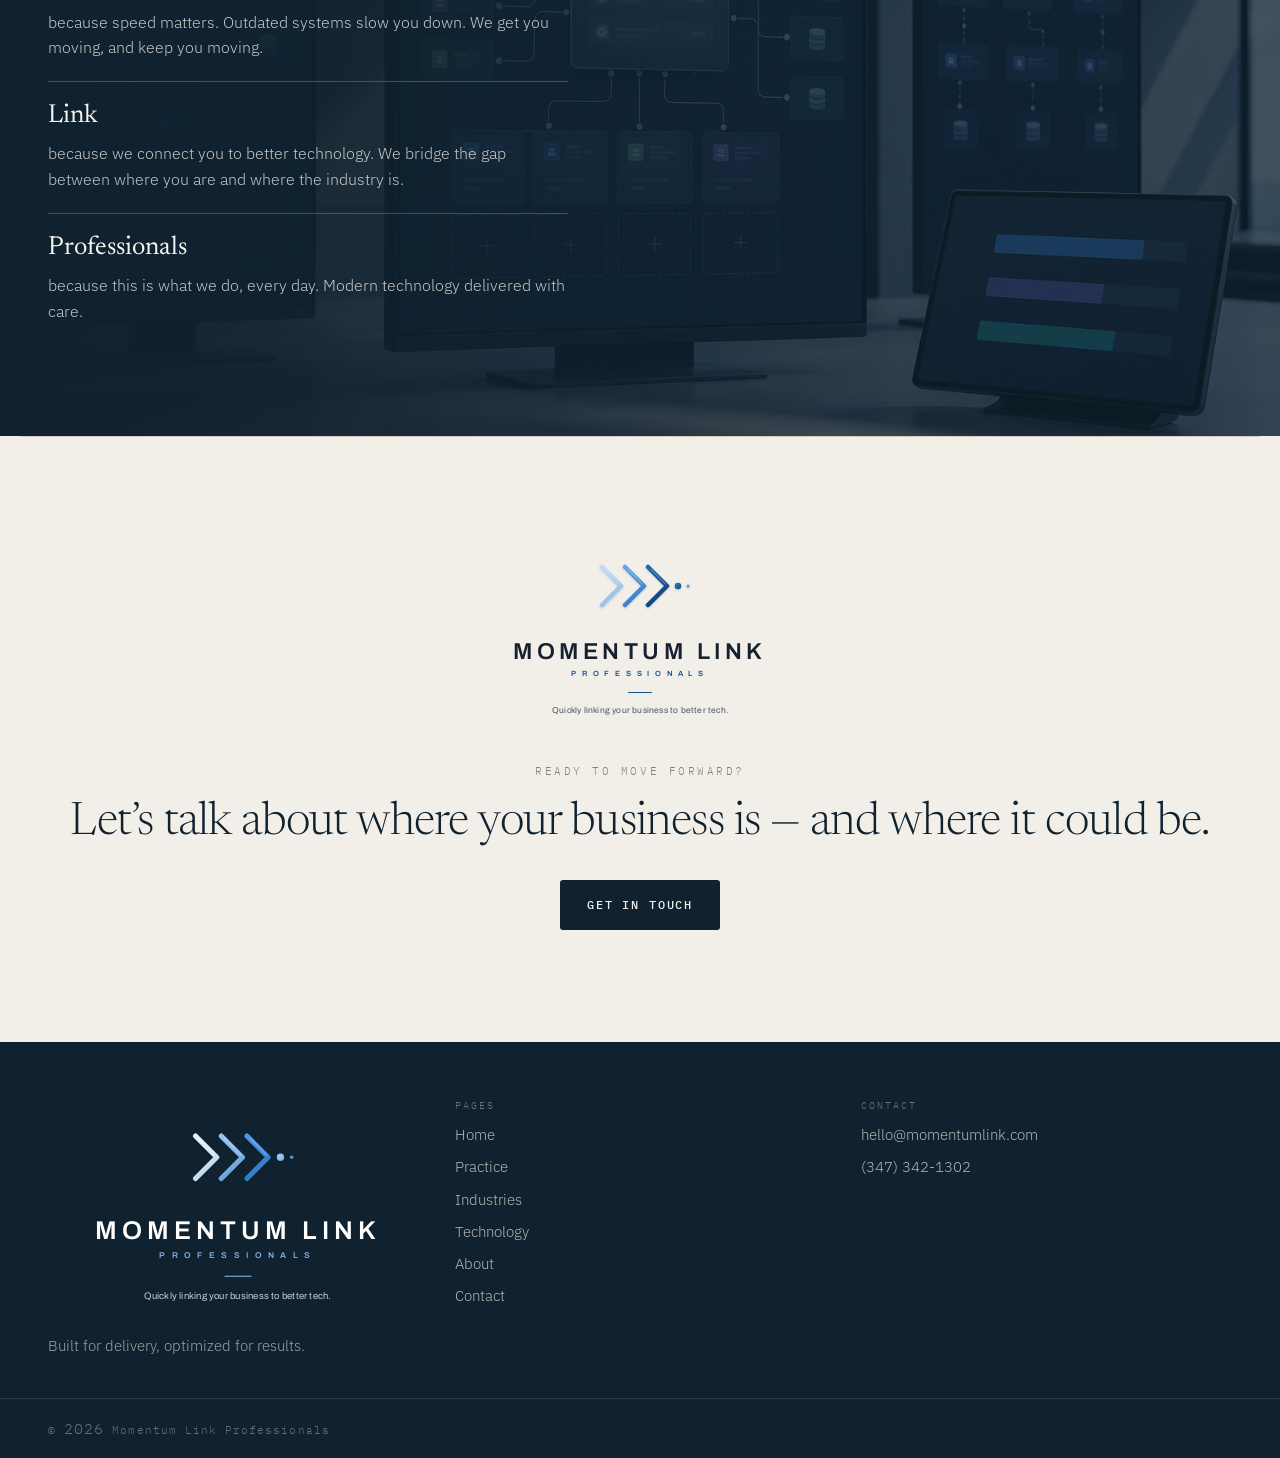
<file: about.html>
<!DOCTYPE html>
<html lang="en" class="no-js" data-media-base="/media/">
<head>
  <meta charset="utf-8">
  <meta name="viewport" content="width=device-width, initial-scale=1">
  <title>About Us — Modern Software, Delivered Fast | Momentum Link</title>
  <meta name="description" content="We close the gap between fast-moving technology and the businesses that need it. Our story, what we believe, and why we are called Momentum Link.">
  <meta name="theme-color" content="#10222F">
  <link rel="canonical" href="https://www.momentumlinkpro.com/about">

  <meta property="og:type" content="website">
  <meta property="og:site_name" content="Momentum Link Professionals">
  <meta property="og:title" content="About Us — Modern Software, Delivered Fast | Momentum Link">
  <meta property="og:description" content="We close the gap between fast-moving technology and the businesses that need it. Our story, what we believe, and why we are called Momentum Link.">
  <meta property="og:image" content="https://www.momentumlinkpro.com/media/31-technology-complexity-to-clarity.jpg">
  <meta property="og:url" content="https://www.momentumlinkpro.com/about">
  <meta name="twitter:card" content="summary_large_image">

  <link rel="icon" href="/favicon.svg" type="image/svg+xml">
  <link rel="apple-touch-icon" href="/favicon.svg">

  <link rel="preconnect" href="https://fonts.googleapis.com">
  <link rel="preconnect" href="https://fonts.gstatic.com" crossorigin>
  <link href="https://fonts.googleapis.com/css2?family=Newsreader:ital,opsz,wght@0,6..72,300;0,6..72,400;0,6..72,500;1,6..72,300&amp;family=IBM+Plex+Sans:wght@300;400;500;600&amp;family=IBM+Plex+Mono:wght@400;500&amp;family=Archivo:wght@600&amp;display=swap" rel="stylesheet">
  <link rel="stylesheet" href="/assets/css/site.css?v=83fd2c50">
  <script type="application/ld+json">{"@context":"https://schema.org","@graph":[{"@type":"ProfessionalService","@id":"https://www.momentumlinkpro.com/#organization","name":"Momentum Link Professionals","alternateName":"Momentum Link","url":"https://www.momentumlinkpro.com/","slogan":"Quickly linking your business to better tech.","description":"We build, migrate, and deliver modern software solutions — custom software builds, system migrations and smart agents that handle real work.","email":"hello@momentumlink.com","telephone":"(347) 342-1302","logo":{"@type":"ImageObject","url":"https://www.momentumlinkpro.com/assets/logo/momentum-link-dark-stacked.svg"},"image":"https://www.momentumlinkpro.com/media/31-technology-complexity-to-clarity.jpg","sameAs":["https://www.momentumlinkpro.com/"],"knowsAbout":["Custom software development","System migration","Software agents and automation","CI/CD delivery","API integration","Cloud-native systems","Data engineering"],"areaServed":[{"@type":"Industry","name":"Manufacturing and Logistics"},{"@type":"Industry","name":"Construction"},{"@type":"Industry","name":"Wholesale Distribution"},{"@type":"Industry","name":"Property Management"},{"@type":"Industry","name":"Retail and Ecommerce"},{"@type":"Industry","name":"Telecommunications"}],"hasOfferCatalog":{"@type":"OfferCatalog","name":"What we do","itemListElement":[{"@type":"Offer","itemOffered":{"@type":"Service","name":"Custom Software Builds","description":"Software built around your business — bespoke where that is what it takes, proven packages and libraries where they already do the job better."}},{"@type":"Offer","itemOffered":{"@type":"Service","name":"System Migrations","description":"We bridge the gap between outdated systems and modern technology — handling the entire transition end to end."}},{"@type":"Offer","itemOffered":{"@type":"Service","name":"Smart Agents","description":"Working agents that handle real tasks — automation that finishes the job and frees up your team."}},{"@type":"Offer","itemOffered":{"@type":"Service","name":"Tech Research and Strategy","description":"We constantly research the latest technology so you always get the best option — not just an option."}},{"@type":"Offer","itemOffered":{"@type":"Service","name":"Optimization and Tuning","description":"We optimize every solution to fit your specific use case — performance, cost, and workflow all dialled in."}},{"@type":"Offer","itemOffered":{"@type":"Service","name":"Full Delivery","description":"From planning to launch to support — we handle the whole journey. You just use what we build."}}]}},{"@type":"WebSite","@id":"https://www.momentumlinkpro.com/#website","url":"https://www.momentumlinkpro.com/","name":"Momentum Link Professionals","publisher":{"@id":"https://www.momentumlinkpro.com/#organization"},"inLanguage":"en"},{"@type":"WebPage","@id":"https://www.momentumlinkpro.com/about#webpage","url":"https://www.momentumlinkpro.com/about","name":"About Us — Modern Software, Delivered Fast | Momentum Link","description":"We close the gap between fast-moving technology and the businesses that need it. Our story, what we believe, and why we are called Momentum Link.","isPartOf":{"@id":"https://www.momentumlinkpro.com/#website"},"about":{"@id":"https://www.momentumlinkpro.com/#organization"},"inLanguage":"en","breadcrumb":{"@id":"https://www.momentumlinkpro.com/about#breadcrumb"}},{"@type":"BreadcrumbList","@id":"https://www.momentumlinkpro.com/about#breadcrumb","itemListElement":[{"@type":"ListItem","position":1,"name":"Home","item":"https://www.momentumlinkpro.com/"},{"@type":"ListItem","position":2,"name":"About","item":"https://www.momentumlinkpro.com/about"}]}]}</script>

  <script>document.documentElement.className = document.documentElement.className.replace("no-js", "js");</script>
</head>
<body data-page="about">
  <a class="skip-link" href="#main">Skip to content</a>

  <header class="site-header">
    <div class="site-header__inner">
      <a class="brand" href="/" aria-label="Momentum Link Professionals — home">
        <span class="brand__mark" aria-hidden="true"><svg width="120" height="120" viewBox="0 0 120 120" xmlns="http://www.w3.org/2000/svg"><title>Momentum Link mark</title>
<defs>
  <linearGradient id="mk-g1" x1="0" y1="0" x2="0.35" y2="1"><stop offset="0" stop-color="#EAF2FB"></stop><stop offset="0.6" stop-color="#D3E4F6"></stop><stop offset="1" stop-color="#C1D8F0"></stop></linearGradient>
  <linearGradient id="mk-g2" x1="0" y1="0" x2="0.35" y2="1"><stop offset="0" stop-color="#97C3EE"></stop><stop offset="0.6" stop-color="#7FB2E4"></stop><stop offset="1" stop-color="#6DA1D6"></stop></linearGradient>
  <linearGradient id="mk-g3" x1="0" y1="0" x2="0.35" y2="1"><stop offset="0" stop-color="#4E96E0"></stop><stop offset="0.6" stop-color="#3B87D6"></stop><stop offset="1" stop-color="#3078C4"></stop></linearGradient>
  <radialGradient id="mk-d1" cx="0.32" cy="0.28" r="0.85"><stop offset="0" stop-color="#A8CCF1"></stop><stop offset="1" stop-color="#7FB2E4"></stop></radialGradient>
  <radialGradient id="mk-d2" cx="0.32" cy="0.28" r="0.85"><stop offset="0" stop-color="#5C9CE0"></stop><stop offset="1" stop-color="#3B87D6"></stop></radialGradient>
  <filter id="mk-sh" x="-25%" y="-25%" width="150%" height="150%"><feDropShadow dx="0" dy="2" stdDeviation="2" flood-color="#000000" flood-opacity="0.35"></feDropShadow></filter>
</defs>
<g transform="translate(52, 60)" filter="url(#mk-sh)">
  <path d="M -34,-24 L -10,0 L -34,24" fill="none" stroke="url(#mk-g1)" stroke-width="8" stroke-linecap="round" stroke-linejoin="round"></path>
  <path d="M -4,-24 L 20,0 L -4,24" fill="none" stroke="url(#mk-g3)" stroke-width="8" stroke-linecap="round" stroke-linejoin="round"></path>
  <circle cx="38" cy="0" r="6" fill="url(#mk-d1)"></circle>
</g>
</svg></span>
        <span class="brand__text">
          <span class="brand__name">MOMENTUM LINK</span>
          <span class="brand__tag">PROFESSIONALS</span>
        </span>
      </a>

      <button class="nav-toggle" type="button" data-nav-toggle aria-expanded="false" aria-controls="site-nav" aria-label="Menu">
        <span aria-hidden="true"></span>
      </button>

      <nav class="nav" id="site-nav" aria-label="Primary">
          <a class="nav__link" href="/">Home</a>
          <a class="nav__link" href="/practice">Practice</a>
          <a class="nav__link" href="/industries">Industries</a>
          <a class="nav__link" href="/technology">Technology</a>
          <a class="nav__link" href="/about" aria-current="page">About</a>
          <a class="nav__link" href="/contact">Contact</a>
        <button class="nav__present" type="button" data-open-pres hidden>&#9654; Present</button>
        <a class="nav__cta" href="/contact" data-open-contact>Get in touch</a>
      </nav>
    </div>
    <div class="progress" data-progress aria-hidden="true"></div>
  </header>

  <main id="main">
    <section class="band band--contact contact-hero">
      <picture><source type="image/webp" srcset="/media/30-technology-connected-ecosystem-768.webp 768w, /media/30-technology-connected-ecosystem.webp 1536w" sizes="100vw"><img class="band__bg" src="/media/30-technology-connected-ecosystem.jpg" srcset="/media/30-technology-connected-ecosystem-768.jpg 768w, /media/30-technology-connected-ecosystem.jpg 1536w" sizes="100vw" alt="Connected technology ecosystem" width="1536" height="1024" loading="eager" fetchpriority="high" decoding="async"></picture>
      <div class="band__veil" aria-hidden="true"></div>
      <div class="band__inner shell">
        <p class="eyebrow eyebrow--blue">About us</p>
        <h1 class="display">We close the gap between fast-moving technology and the businesses that need it.</h1>
      </div>
    </section>

    <section class="editorial shell">
      <div class="editorial__grid">
        <div>
          <p class="eyebrow">Our story</p>
          <h2 class="editorial__title">The industry moves faster than most businesses can.</h2>
        </div>
        <div class="editorial__body">
          <p>The technology industry moves at a pace most businesses simply cannot match. Every week brings new tools, new approaches, new ways to do things faster and better.</p>
          <p>But most businesses do not have the time or resources to research every option, evaluate the noise, and migrate to what actually works. They get stuck — running on outdated systems, missing the upside.</p>
          <p>That is the gap we close. We do the research, build the solutions, and handle the delivery — so our clients keep moving forward.</p>
        </div>
      </div>
    </section>

    <section class="card-section shell" style="padding-top:24px" aria-label="What we believe">
      <p class="eyebrow" style="margin-bottom:8px">What we believe</p>
      <p class="lede" style="margin-bottom:40px">Four principles that drive everything we build.</p>
      <div class="beliefs">
          <article class="belief" data-reveal>
            <h3 class="belief__title">Technology should serve you</h3>
            <p class="belief__text">Software shouldn&#x27;t fight you. We build systems that bend to your business — not the other way around. No workarounds. No friction. Just tech that works.</p>
          </article>
          <article class="belief" data-reveal>
            <h3 class="belief__title">Speed matters</h3>
            <p class="belief__text">Every day on outdated tech is a day of lost potential. We move fast — from first conversation to working solution — without ever cutting corners.</p>
          </article>
          <article class="belief" data-reveal>
            <h3 class="belief__title">Best option, not just an option</h3>
            <p class="belief__text">You shouldn&#x27;t have to ask about every detail. We constantly research the technology landscape and tailor every build to deliver the best possible result.</p>
          </article>
          <article class="belief" data-reveal>
            <h3 class="belief__title">Real work, not buzzwords</h3>
            <p class="belief__text">We build agents and systems that actually do the job. Not flashy demos. Not hype. Working technology that delivers measurable results.</p>
          </article>
      </div>
    </section>

    <section class="band">
      <picture><source type="image/webp" srcset="/media/02-practice-select-right-foundation-768.webp 768w, /media/02-practice-select-right-foundation.webp 1536w" sizes="100vw"><img class="band__bg" src="/media/02-practice-select-right-foundation.jpg" srcset="/media/02-practice-select-right-foundation-768.jpg 768w, /media/02-practice-select-right-foundation.jpg 1536w" sizes="100vw" alt="Choosing the right foundation" width="1536" height="1024" loading="lazy" decoding="async"></picture>
      <div class="band__veil" aria-hidden="true"></div>
      <div class="band__inner shell">
        <div class="band__copy">
          <p class="eyebrow eyebrow--blue">The name</p>
          <h2 class="band__title">Why &ldquo;Momentum Link&rdquo;?</h2>
          <div class="nameparts">
          <div class="namepart">
            <p class="namepart__word">Momentum</p>
            <p class="namepart__meaning">because speed matters. Outdated systems slow you down. We get you moving, and keep you moving.</p>
          </div>
          <div class="namepart">
            <p class="namepart__word">Link</p>
            <p class="namepart__meaning">because we connect you to better technology. We bridge the gap between where you are and where the industry is.</p>
          </div>
          <div class="namepart">
            <p class="namepart__word">Professionals</p>
            <p class="namepart__meaning">because this is what we do, every day. Modern technology delivered with care.</p>
          </div>
          </div>
        </div>
      </div>
    </section>

    <section class="closing shell">
      <span class="logo-block"><svg width="680" height="408" viewBox="0 0 680 408" xmlns="http://www.w3.org/2000/svg"><title>Momentum Link Professionals</title>
<defs>
  <linearGradient id="ls-g1" x1="0" y1="0" x2="0.35" y2="1"><stop offset="0" stop-color="#C2DBF4"></stop><stop offset="0.6" stop-color="#A9CBEE"></stop><stop offset="1" stop-color="#95BFEA"></stop></linearGradient>
  <linearGradient id="ls-g2" x1="0" y1="0" x2="0.35" y2="1"><stop offset="0" stop-color="#68A4E2"></stop><stop offset="0.6" stop-color="#4A8FD8"></stop><stop offset="1" stop-color="#3B7EC6"></stop></linearGradient>
  <linearGradient id="ls-g3" x1="0" y1="0" x2="0.35" y2="1"><stop offset="0" stop-color="#2166A6"></stop><stop offset="0.6" stop-color="#14538F"></stop><stop offset="1" stop-color="#10457A"></stop></linearGradient>
  <radialGradient id="ls-d1" cx="0.32" cy="0.28" r="0.85"><stop offset="0" stop-color="#2D74B6"></stop><stop offset="1" stop-color="#14538F"></stop></radialGradient>
  <radialGradient id="ls-d2" cx="0.32" cy="0.28" r="0.85"><stop offset="0" stop-color="#6AA5E3"></stop><stop offset="1" stop-color="#4A8FD8"></stop></radialGradient>
  <filter id="ls-sh" x="-25%" y="-25%" width="150%" height="150%"><feDropShadow dx="0" dy="2" stdDeviation="2" flood-color="#0C3A66" flood-opacity="0.18"></feDropShadow></filter>
</defs>
<g transform="translate(340, 106)" filter="url(#ls-sh)">
  <path d="M -76,-38 L -38,0 L -76,38" fill="none" stroke="url(#ls-g1)" stroke-width="9" stroke-linecap="round" stroke-linejoin="round"></path>
  <path d="M -30,-38 L 8,0 L -30,38" fill="none" stroke="url(#ls-g2)" stroke-width="9" stroke-linecap="round" stroke-linejoin="round"></path>
  <path d="M 16,-38 L 54,0 L 16,38" fill="none" stroke="url(#ls-g3)" stroke-width="9" stroke-linecap="round" stroke-linejoin="round"></path>
  <circle cx="76" cy="0" r="6.5" fill="url(#ls-d1)"></circle>
  <circle cx="96" cy="0" r="3.25" fill="url(#ls-d2)"></circle>
  <g stroke="#FFFFFF" stroke-opacity="0.42" stroke-width="2" fill="none" stroke-linecap="round" transform="translate(0, -1.6)">
    <path d="M -70,-32 L -41,-2"></path><path d="M -24,-32 L 5,-2"></path><path d="M 22,-32 L 51,-2"></path>
  </g>
</g>
<text x="340" y="252" text-anchor="middle" font-family="Archivo, Helvetica, Arial, sans-serif" font-size="46" font-weight="600" fill="#16202E" letter-spacing="9">MOMENTUM LINK</text>
<text x="340" y="286" text-anchor="middle" font-family="Archivo, Helvetica, Arial, sans-serif" font-size="15" font-weight="600" fill="#14538F" letter-spacing="11.5">PROFESSIONALS</text>
<rect x="316" y="318" width="48" height="2" fill="#14538F"></rect>
<text x="340" y="360" text-anchor="middle" font-family="Archivo, Helvetica, Arial, sans-serif" font-size="17" font-weight="400" fill="#4A5567" letter-spacing="0.4">Quickly linking your business to better tech.</text>
</svg></span>
      <p class="eyebrow">Ready to move forward?</p>
      <h2 class="closing__title">Let&#8217;s talk about where your business is — and where it could be.</h2>
      <a class="btn btn--dark" href="/contact" data-open-contact>Get in touch</a>
    </section>
  </main>

  <footer class="site-footer">
    <div class="site-footer__grid">
      <div class="site-footer__col">
        <span class="site-footer__logo"><svg width="680" height="408" viewBox="0 0 680 408" xmlns="http://www.w3.org/2000/svg"><title>Momentum Link Professionals</title>
<defs>
  <linearGradient id="st-g1" x1="0" y1="0" x2="0.35" y2="1"><stop offset="0" stop-color="#EAF2FB"></stop><stop offset="0.6" stop-color="#D3E4F6"></stop><stop offset="1" stop-color="#C1D8F0"></stop></linearGradient>
  <linearGradient id="st-g2" x1="0" y1="0" x2="0.35" y2="1"><stop offset="0" stop-color="#97C3EE"></stop><stop offset="0.6" stop-color="#7FB2E4"></stop><stop offset="1" stop-color="#6DA1D6"></stop></linearGradient>
  <linearGradient id="st-g3" x1="0" y1="0" x2="0.35" y2="1"><stop offset="0" stop-color="#4E96E0"></stop><stop offset="0.6" stop-color="#3B87D6"></stop><stop offset="1" stop-color="#3078C4"></stop></linearGradient>
  <radialGradient id="st-d1" cx="0.32" cy="0.28" r="0.85"><stop offset="0" stop-color="#A8CCF1"></stop><stop offset="1" stop-color="#7FB2E4"></stop></radialGradient>
  <radialGradient id="st-d2" cx="0.32" cy="0.28" r="0.85"><stop offset="0" stop-color="#5C9CE0"></stop><stop offset="1" stop-color="#3B87D6"></stop></radialGradient>
  <filter id="st-sh" x="-25%" y="-25%" width="150%" height="150%"><feDropShadow dx="0" dy="2" stdDeviation="2" flood-color="#000000" flood-opacity="0.35"></feDropShadow></filter>
</defs>
<g transform="translate(340, 106)" filter="url(#st-sh)">
  <path d="M -76,-38 L -38,0 L -76,38" fill="none" stroke="url(#st-g1)" stroke-width="9" stroke-linecap="round" stroke-linejoin="round"></path>
  <path d="M -30,-38 L 8,0 L -30,38" fill="none" stroke="url(#st-g2)" stroke-width="9" stroke-linecap="round" stroke-linejoin="round"></path>
  <path d="M 16,-38 L 54,0 L 16,38" fill="none" stroke="url(#st-g3)" stroke-width="9" stroke-linecap="round" stroke-linejoin="round"></path>
  <circle cx="76" cy="0" r="6.5" fill="url(#st-d1)"></circle>
  <circle cx="96" cy="0" r="3.25" fill="url(#st-d2)"></circle>
  <g stroke="#FFFFFF" stroke-opacity="0.32" stroke-width="2" fill="none" stroke-linecap="round" transform="translate(0, -1.6)">
    <path d="M -70,-32 L -41,-2"></path><path d="M -24,-32 L 5,-2"></path><path d="M 22,-32 L 51,-2"></path>
  </g>
</g>
<text x="340" y="252" text-anchor="middle" font-family="Archivo, Helvetica, Arial, sans-serif" font-size="46" font-weight="600" fill="#FFFFFF" letter-spacing="9">MOMENTUM LINK</text>
<text x="340" y="286" text-anchor="middle" font-family="Archivo, Helvetica, Arial, sans-serif" font-size="15" font-weight="600" fill="#7FB2E4" letter-spacing="11.5">PROFESSIONALS</text>
<rect x="316" y="318" width="48" height="2" fill="#7FB2E4"></rect>
<text x="340" y="360" text-anchor="middle" font-family="Archivo, Helvetica, Arial, sans-serif" font-size="17" font-weight="400" fill="#C3CEDC" letter-spacing="0.4">Quickly linking your business to better tech.</text>
</svg></span>
        <span class="site-footer__blurb">Built for delivery, optimized for results.</span>
      </div>
      <div class="site-footer__col">
        <span class="site-footer__head">Pages</span>
        <a href="/">Home</a>
        <a href="/practice">Practice</a>
        <a href="/industries">Industries</a>
        <a href="/technology">Technology</a>
        <a href="/about">About</a>
        <a href="/contact">Contact</a>
      </div>
      <div class="site-footer__col">
        <span class="site-footer__head">Contact</span>
        <a href="mailto:hello@momentumlink.com">hello@momentumlink.com</a>
        <a href="tel:+13473421302">(347) 342-1302</a>
      </div>
    </div>
    <div class="site-footer__meta">
      <div>&copy; <span data-year>2026</span> Momentum Link Professionals</div>
    </div>
  </footer>


  <div class="modal" data-contact-modal hidden role="dialog" aria-modal="true" aria-labelledby="modal-title">
    <div class="modal__scrim" data-modal-close></div>
    <div class="modal__panel">
      <button class="modal__close" type="button" data-modal-close aria-label="Close">&#10005;</button>
      <div class="modal__media"><picture><source type="image/webp" srcset="/media/43-process-meeting-768.webp 768w, /media/43-process-meeting.webp 1536w" sizes="(max-width: 900px) 100vw, 420px"><img src="/media/43-process-meeting.jpg" srcset="/media/43-process-meeting-768.jpg 768w, /media/43-process-meeting.jpg 1536w" sizes="(max-width: 900px) 100vw, 420px" alt="A meeting to establish what the project needs" width="1536" height="864" loading="lazy" decoding="async"></picture></div>
      <div class="modal__body">
        <p class="eyebrow">Get in touch</p>
        <h2 class="modal__title" id="modal-title">Let&#8217;s get to work.</h2>
        <p class="modal__text">Tell us about your business — we will handle the technology. A meeting or two is usually all it takes before you are looking at a working demo.</p>
        <p class="modal__direct">
          <a href="mailto:hello@momentumlink.com">hello@momentumlink.com</a>
          <a href="tel:+13473421302">(347) 342-1302</a>
        </p>
        
      <form class="form-card" data-contact-form data-endpoint="https://api.web3forms.com/submit" data-mailto="hello@momentumlink.com"
            action="mailto:hello@momentumlink.com" method="post" enctype="text/plain" novalidate>
        <h2 class="form-card__title">Send a brief</h2>
          <input type="hidden" name="access_key" value="9cf20289-3ef2-48a5-9e5a-fce82434f151">
          <input type="hidden" name="subject" value="New brief from momentumlink.com">
          <input type="hidden" name="from_name" value="Momentum Link website">
          <input type="checkbox" name="botcheck" class="visually-hidden" tabindex="-1" autocomplete="off">
        <div class="form-fields">
            <div class="field">
              <label class="field__label" for="m-name">Name *</label>
              <input type="text" id="m-name" name="name" placeholder="Your name"
                     autocomplete="name" required>
              <p class="field__error" aria-live="polite"></p>
            </div>
            <div class="field">
              <label class="field__label" for="m-email">Email *</label>
              <input type="email" id="m-email" name="email" placeholder="you@company.com"
                     autocomplete="email" required>
              <p class="field__error" aria-live="polite"></p>
            </div>
          <div class="field">
            <label class="field__label" for="m-message">What you need *</label>
            <textarea id="m-message" name="message" rows="3"
                      placeholder="Tell us about your business and what you are trying to do." required></textarea>
            <p class="field__error" aria-live="polite"></p>
          </div>
        </div>
        <button class="btn btn--dark" type="submit">Send brief</button>
        <p class="form-status" data-form-status role="status" aria-live="polite"></p>
      </form>
      </div>
    </div>
  </div>

  <script src="/assets/js/site.js?v=43f302ec" defer></script>
</body>
</html>
</file>
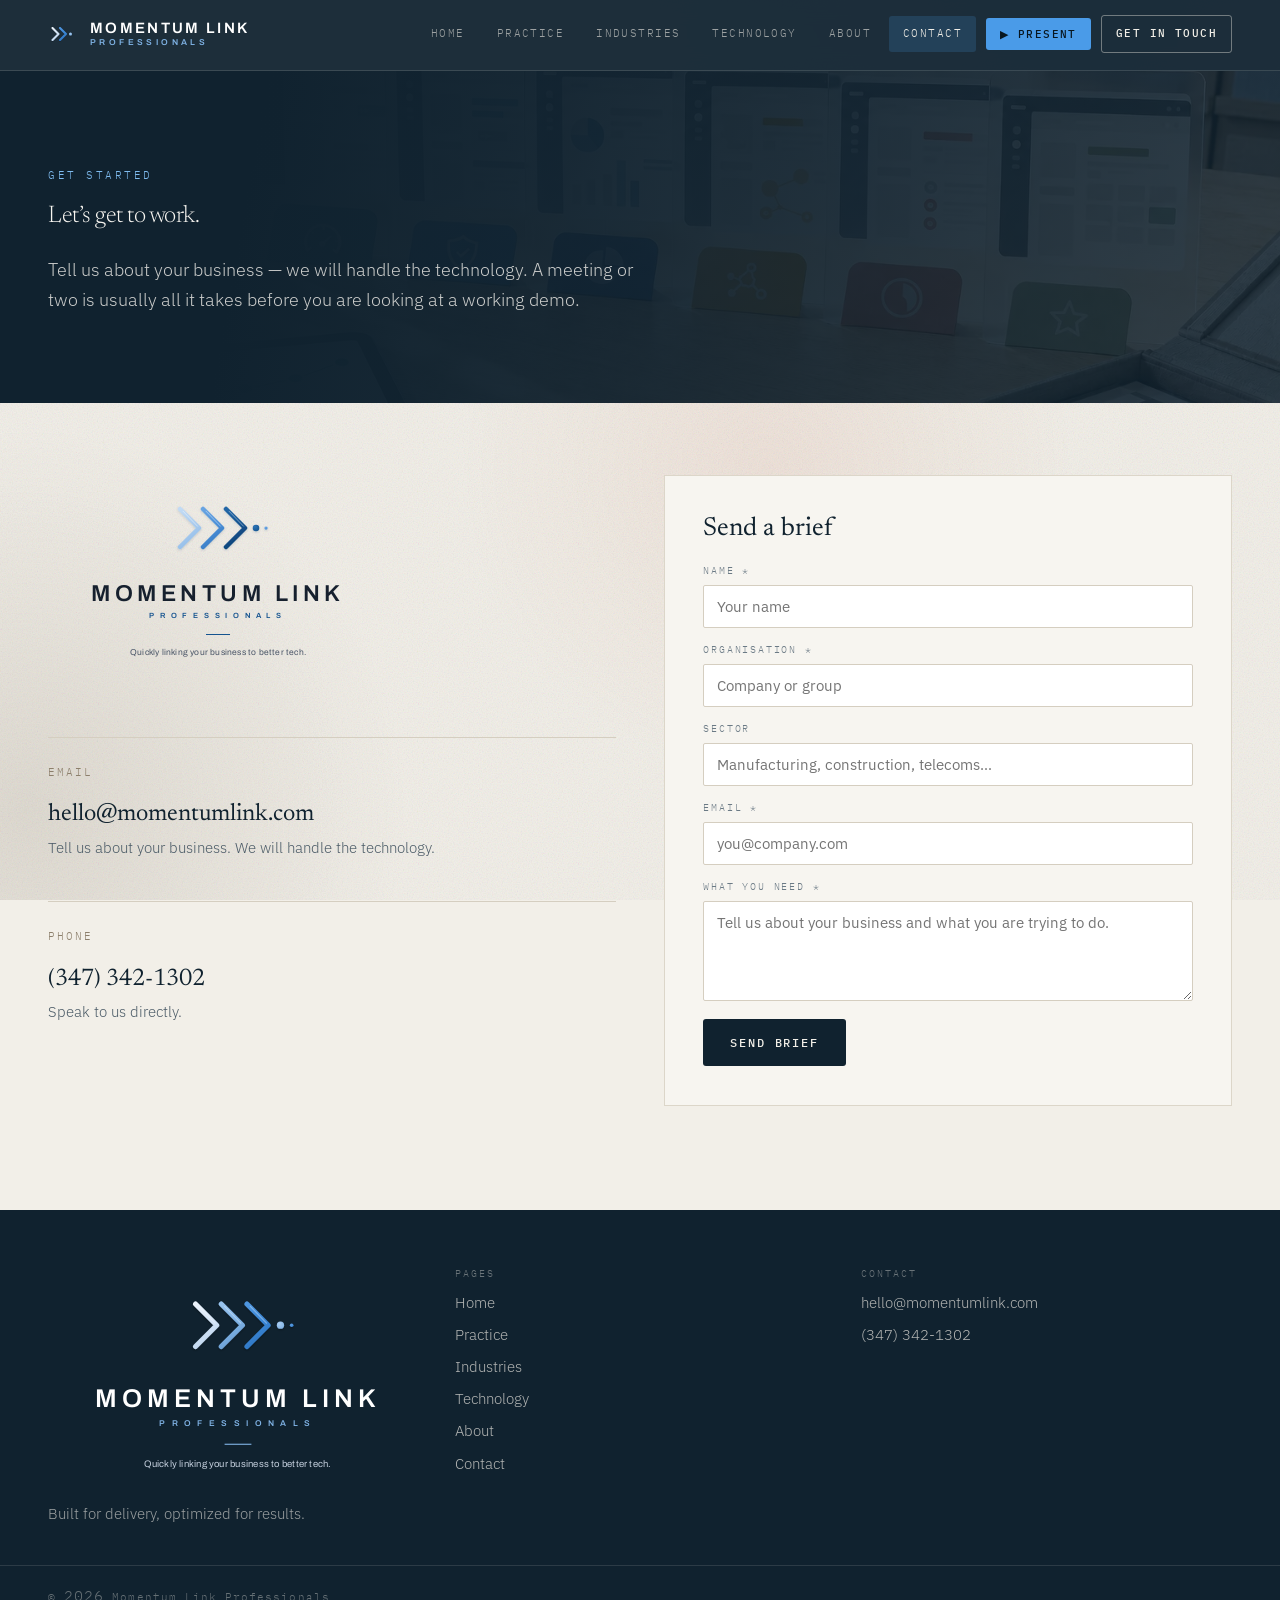
<file: contact.html>
<!DOCTYPE html>
<html lang="en" class="no-js" data-media-base="/media/">
<head>
  <meta charset="utf-8">
  <meta name="viewport" content="width=device-width, initial-scale=1">
  <title>Contact Us — Start With a Working Demo | Momentum Link</title>
  <meta name="description" content="Tell us about your business and we will handle the technology. Reach Momentum Link Professionals by email or phone, or send a brief.">
  <meta name="theme-color" content="#10222F">
  <link rel="canonical" href="https://www.momentumlinkpro.com/contact">

  <meta property="og:type" content="website">
  <meta property="og:site_name" content="Momentum Link Professionals">
  <meta property="og:title" content="Contact Us — Start With a Working Demo | Momentum Link">
  <meta property="og:description" content="Tell us about your business and we will handle the technology. Reach Momentum Link Professionals by email or phone, or send a brief.">
  <meta property="og:image" content="https://www.momentumlinkpro.com/media/31-technology-complexity-to-clarity.jpg">
  <meta property="og:url" content="https://www.momentumlinkpro.com/contact">
  <meta name="twitter:card" content="summary_large_image">

  <link rel="icon" href="/favicon.svg" type="image/svg+xml">
  <link rel="apple-touch-icon" href="/favicon.svg">

  <link rel="preconnect" href="https://fonts.googleapis.com">
  <link rel="preconnect" href="https://fonts.gstatic.com" crossorigin>
  <link href="https://fonts.googleapis.com/css2?family=Newsreader:ital,opsz,wght@0,6..72,300;0,6..72,400;0,6..72,500;1,6..72,300&amp;family=IBM+Plex+Sans:wght@300;400;500;600&amp;family=IBM+Plex+Mono:wght@400;500&amp;family=Archivo:wght@600&amp;display=swap" rel="stylesheet">
  <link rel="stylesheet" href="/assets/css/site.css?v=83fd2c50">
  <script type="application/ld+json">{"@context":"https://schema.org","@graph":[{"@type":"ProfessionalService","@id":"https://www.momentumlinkpro.com/#organization","name":"Momentum Link Professionals","alternateName":"Momentum Link","url":"https://www.momentumlinkpro.com/","slogan":"Quickly linking your business to better tech.","description":"We build, migrate, and deliver modern software solutions — custom software builds, system migrations and smart agents that handle real work.","email":"hello@momentumlink.com","telephone":"(347) 342-1302","logo":{"@type":"ImageObject","url":"https://www.momentumlinkpro.com/assets/logo/momentum-link-dark-stacked.svg"},"image":"https://www.momentumlinkpro.com/media/31-technology-complexity-to-clarity.jpg","sameAs":["https://www.momentumlinkpro.com/"],"knowsAbout":["Custom software development","System migration","Software agents and automation","CI/CD delivery","API integration","Cloud-native systems","Data engineering"],"areaServed":[{"@type":"Industry","name":"Manufacturing and Logistics"},{"@type":"Industry","name":"Construction"},{"@type":"Industry","name":"Wholesale Distribution"},{"@type":"Industry","name":"Property Management"},{"@type":"Industry","name":"Retail and Ecommerce"},{"@type":"Industry","name":"Telecommunications"}],"hasOfferCatalog":{"@type":"OfferCatalog","name":"What we do","itemListElement":[{"@type":"Offer","itemOffered":{"@type":"Service","name":"Custom Software Builds","description":"Software built around your business — bespoke where that is what it takes, proven packages and libraries where they already do the job better."}},{"@type":"Offer","itemOffered":{"@type":"Service","name":"System Migrations","description":"We bridge the gap between outdated systems and modern technology — handling the entire transition end to end."}},{"@type":"Offer","itemOffered":{"@type":"Service","name":"Smart Agents","description":"Working agents that handle real tasks — automation that finishes the job and frees up your team."}},{"@type":"Offer","itemOffered":{"@type":"Service","name":"Tech Research and Strategy","description":"We constantly research the latest technology so you always get the best option — not just an option."}},{"@type":"Offer","itemOffered":{"@type":"Service","name":"Optimization and Tuning","description":"We optimize every solution to fit your specific use case — performance, cost, and workflow all dialled in."}},{"@type":"Offer","itemOffered":{"@type":"Service","name":"Full Delivery","description":"From planning to launch to support — we handle the whole journey. You just use what we build."}}]}},{"@type":"WebSite","@id":"https://www.momentumlinkpro.com/#website","url":"https://www.momentumlinkpro.com/","name":"Momentum Link Professionals","publisher":{"@id":"https://www.momentumlinkpro.com/#organization"},"inLanguage":"en"},{"@type":"WebPage","@id":"https://www.momentumlinkpro.com/contact#webpage","url":"https://www.momentumlinkpro.com/contact","name":"Contact Us — Start With a Working Demo | Momentum Link","description":"Tell us about your business and we will handle the technology. Reach Momentum Link Professionals by email or phone, or send a brief.","isPartOf":{"@id":"https://www.momentumlinkpro.com/#website"},"about":{"@id":"https://www.momentumlinkpro.com/#organization"},"inLanguage":"en","breadcrumb":{"@id":"https://www.momentumlinkpro.com/contact#breadcrumb"}},{"@type":"BreadcrumbList","@id":"https://www.momentumlinkpro.com/contact#breadcrumb","itemListElement":[{"@type":"ListItem","position":1,"name":"Home","item":"https://www.momentumlinkpro.com/"},{"@type":"ListItem","position":2,"name":"Contact","item":"https://www.momentumlinkpro.com/contact"}]}]}</script>

  <script>document.documentElement.className = document.documentElement.className.replace("no-js", "js");</script>
</head>
<body data-page="contact">
  <a class="skip-link" href="#main">Skip to content</a>

  <header class="site-header">
    <div class="site-header__inner">
      <a class="brand" href="/" aria-label="Momentum Link Professionals — home">
        <span class="brand__mark" aria-hidden="true"><svg width="120" height="120" viewBox="0 0 120 120" xmlns="http://www.w3.org/2000/svg"><title>Momentum Link mark</title>
<defs>
  <linearGradient id="mk-g1" x1="0" y1="0" x2="0.35" y2="1"><stop offset="0" stop-color="#EAF2FB"></stop><stop offset="0.6" stop-color="#D3E4F6"></stop><stop offset="1" stop-color="#C1D8F0"></stop></linearGradient>
  <linearGradient id="mk-g2" x1="0" y1="0" x2="0.35" y2="1"><stop offset="0" stop-color="#97C3EE"></stop><stop offset="0.6" stop-color="#7FB2E4"></stop><stop offset="1" stop-color="#6DA1D6"></stop></linearGradient>
  <linearGradient id="mk-g3" x1="0" y1="0" x2="0.35" y2="1"><stop offset="0" stop-color="#4E96E0"></stop><stop offset="0.6" stop-color="#3B87D6"></stop><stop offset="1" stop-color="#3078C4"></stop></linearGradient>
  <radialGradient id="mk-d1" cx="0.32" cy="0.28" r="0.85"><stop offset="0" stop-color="#A8CCF1"></stop><stop offset="1" stop-color="#7FB2E4"></stop></radialGradient>
  <radialGradient id="mk-d2" cx="0.32" cy="0.28" r="0.85"><stop offset="0" stop-color="#5C9CE0"></stop><stop offset="1" stop-color="#3B87D6"></stop></radialGradient>
  <filter id="mk-sh" x="-25%" y="-25%" width="150%" height="150%"><feDropShadow dx="0" dy="2" stdDeviation="2" flood-color="#000000" flood-opacity="0.35"></feDropShadow></filter>
</defs>
<g transform="translate(52, 60)" filter="url(#mk-sh)">
  <path d="M -34,-24 L -10,0 L -34,24" fill="none" stroke="url(#mk-g1)" stroke-width="8" stroke-linecap="round" stroke-linejoin="round"></path>
  <path d="M -4,-24 L 20,0 L -4,24" fill="none" stroke="url(#mk-g3)" stroke-width="8" stroke-linecap="round" stroke-linejoin="round"></path>
  <circle cx="38" cy="0" r="6" fill="url(#mk-d1)"></circle>
</g>
</svg></span>
        <span class="brand__text">
          <span class="brand__name">MOMENTUM LINK</span>
          <span class="brand__tag">PROFESSIONALS</span>
        </span>
      </a>

      <button class="nav-toggle" type="button" data-nav-toggle aria-expanded="false" aria-controls="site-nav" aria-label="Menu">
        <span aria-hidden="true"></span>
      </button>

      <nav class="nav" id="site-nav" aria-label="Primary">
          <a class="nav__link" href="/">Home</a>
          <a class="nav__link" href="/practice">Practice</a>
          <a class="nav__link" href="/industries">Industries</a>
          <a class="nav__link" href="/technology">Technology</a>
          <a class="nav__link" href="/about">About</a>
          <a class="nav__link" href="/contact" aria-current="page">Contact</a>
        <button class="nav__present" type="button" data-open-pres hidden>&#9654; Present</button>
        <a class="nav__cta" href="/contact" data-open-contact>Get in touch</a>
      </nav>
    </div>
    <div class="progress" data-progress aria-hidden="true"></div>
  </header>

  <main id="main">
    <section class="band band--contact contact-hero">
      <picture><source type="image/webp" srcset="/media/06-practice-long-term-technology-care-768.webp 768w, /media/06-practice-long-term-technology-care.webp 1536w" sizes="100vw"><img class="band__bg" src="/media/06-practice-long-term-technology-care.jpg" srcset="/media/06-practice-long-term-technology-care-768.jpg 768w, /media/06-practice-long-term-technology-care.jpg 1536w" sizes="100vw" alt="A long-term technology relationship" width="1536" height="1024" loading="eager" fetchpriority="high" decoding="async"></picture>
      <div class="band__veil" aria-hidden="true"></div>
      <div class="band__inner shell">
        <p class="eyebrow eyebrow--blue">Get started</p>
        <h1 class="display">Let&#8217;s get to work.</h1>
        <p class="lede">Tell us about your business — we will handle the technology. A meeting or two is usually all it takes before you are looking at a working demo.</p>
      </div>
    </section>

    <section class="contact-grid shell">
      <div class="contact-list">
        <span class="logo-block logo-block--left"><svg width="680" height="408" viewBox="0 0 680 408" xmlns="http://www.w3.org/2000/svg"><title>Momentum Link Professionals</title>
<defs>
  <linearGradient id="ls-g1" x1="0" y1="0" x2="0.35" y2="1"><stop offset="0" stop-color="#C2DBF4"></stop><stop offset="0.6" stop-color="#A9CBEE"></stop><stop offset="1" stop-color="#95BFEA"></stop></linearGradient>
  <linearGradient id="ls-g2" x1="0" y1="0" x2="0.35" y2="1"><stop offset="0" stop-color="#68A4E2"></stop><stop offset="0.6" stop-color="#4A8FD8"></stop><stop offset="1" stop-color="#3B7EC6"></stop></linearGradient>
  <linearGradient id="ls-g3" x1="0" y1="0" x2="0.35" y2="1"><stop offset="0" stop-color="#2166A6"></stop><stop offset="0.6" stop-color="#14538F"></stop><stop offset="1" stop-color="#10457A"></stop></linearGradient>
  <radialGradient id="ls-d1" cx="0.32" cy="0.28" r="0.85"><stop offset="0" stop-color="#2D74B6"></stop><stop offset="1" stop-color="#14538F"></stop></radialGradient>
  <radialGradient id="ls-d2" cx="0.32" cy="0.28" r="0.85"><stop offset="0" stop-color="#6AA5E3"></stop><stop offset="1" stop-color="#4A8FD8"></stop></radialGradient>
  <filter id="ls-sh" x="-25%" y="-25%" width="150%" height="150%"><feDropShadow dx="0" dy="2" stdDeviation="2" flood-color="#0C3A66" flood-opacity="0.18"></feDropShadow></filter>
</defs>
<g transform="translate(340, 106)" filter="url(#ls-sh)">
  <path d="M -76,-38 L -38,0 L -76,38" fill="none" stroke="url(#ls-g1)" stroke-width="9" stroke-linecap="round" stroke-linejoin="round"></path>
  <path d="M -30,-38 L 8,0 L -30,38" fill="none" stroke="url(#ls-g2)" stroke-width="9" stroke-linecap="round" stroke-linejoin="round"></path>
  <path d="M 16,-38 L 54,0 L 16,38" fill="none" stroke="url(#ls-g3)" stroke-width="9" stroke-linecap="round" stroke-linejoin="round"></path>
  <circle cx="76" cy="0" r="6.5" fill="url(#ls-d1)"></circle>
  <circle cx="96" cy="0" r="3.25" fill="url(#ls-d2)"></circle>
  <g stroke="#FFFFFF" stroke-opacity="0.42" stroke-width="2" fill="none" stroke-linecap="round" transform="translate(0, -1.6)">
    <path d="M -70,-32 L -41,-2"></path><path d="M -24,-32 L 5,-2"></path><path d="M 22,-32 L 51,-2"></path>
  </g>
</g>
<text x="340" y="252" text-anchor="middle" font-family="Archivo, Helvetica, Arial, sans-serif" font-size="46" font-weight="600" fill="#16202E" letter-spacing="9">MOMENTUM LINK</text>
<text x="340" y="286" text-anchor="middle" font-family="Archivo, Helvetica, Arial, sans-serif" font-size="15" font-weight="600" fill="#14538F" letter-spacing="11.5">PROFESSIONALS</text>
<rect x="316" y="318" width="48" height="2" fill="#14538F"></rect>
<text x="340" y="360" text-anchor="middle" font-family="Archivo, Helvetica, Arial, sans-serif" font-size="17" font-weight="400" fill="#4A5567" letter-spacing="0.4">Quickly linking your business to better tech.</text>
</svg></span>
          <div class="contact-item">
            <p class="contact-item__label">Email</p>
            <a class="contact-item__value" href="mailto:hello@momentumlink.com">hello@momentumlink.com</a>
            <p class="contact-item__note">Tell us about your business. We will handle the technology.</p>
          </div>
          <div class="contact-item">
            <p class="contact-item__label">Phone</p>
            <a class="contact-item__value" href="tel:+13473421302">(347) 342-1302</a>
            <p class="contact-item__note">Speak to us directly.</p>
          </div>
      </div>


      <form class="form-card" data-contact-form data-endpoint="https://api.web3forms.com/submit" data-mailto="hello@momentumlink.com"
            action="mailto:hello@momentumlink.com" method="post" enctype="text/plain" novalidate>
        <h2 class="form-card__title">Send a brief</h2>
          <input type="hidden" name="access_key" value="9cf20289-3ef2-48a5-9e5a-fce82434f151">
          <input type="hidden" name="subject" value="New brief from momentumlink.com">
          <input type="hidden" name="from_name" value="Momentum Link website">
          <input type="checkbox" name="botcheck" class="visually-hidden" tabindex="-1" autocomplete="off">
        <div class="form-fields">
            <div class="field">
              <label class="field__label" for="c-name">Name *</label>
              <input type="text" id="c-name" name="name" placeholder="Your name"
                     autocomplete="name" required>
              <p class="field__error" aria-live="polite"></p>
            </div>
            <div class="field">
              <label class="field__label" for="c-organisation">Organisation *</label>
              <input type="text" id="c-organisation" name="organisation" placeholder="Company or group"
                     autocomplete="organization" required>
              <p class="field__error" aria-live="polite"></p>
            </div>
            <div class="field">
              <label class="field__label" for="c-sector">Sector</label>
              <input type="text" id="c-sector" name="sector" placeholder="Manufacturing, construction, telecoms…"
                     autocomplete="off">
              <p class="field__error" aria-live="polite"></p>
            </div>
            <div class="field">
              <label class="field__label" for="c-email">Email *</label>
              <input type="email" id="c-email" name="email" placeholder="you@company.com"
                     autocomplete="email" required>
              <p class="field__error" aria-live="polite"></p>
            </div>
          <div class="field">
            <label class="field__label" for="c-message">What you need *</label>
            <textarea id="c-message" name="message" rows="4"
                      placeholder="Tell us about your business and what you are trying to do." required></textarea>
            <p class="field__error" aria-live="polite"></p>
          </div>
        </div>
        <button class="btn btn--dark" type="submit">Send brief</button>
        <p class="form-status" data-form-status role="status" aria-live="polite"></p>
      </form>
    </section>
  </main>

  <footer class="site-footer">
    <div class="site-footer__grid">
      <div class="site-footer__col">
        <span class="site-footer__logo"><svg width="680" height="408" viewBox="0 0 680 408" xmlns="http://www.w3.org/2000/svg"><title>Momentum Link Professionals</title>
<defs>
  <linearGradient id="st-g1" x1="0" y1="0" x2="0.35" y2="1"><stop offset="0" stop-color="#EAF2FB"></stop><stop offset="0.6" stop-color="#D3E4F6"></stop><stop offset="1" stop-color="#C1D8F0"></stop></linearGradient>
  <linearGradient id="st-g2" x1="0" y1="0" x2="0.35" y2="1"><stop offset="0" stop-color="#97C3EE"></stop><stop offset="0.6" stop-color="#7FB2E4"></stop><stop offset="1" stop-color="#6DA1D6"></stop></linearGradient>
  <linearGradient id="st-g3" x1="0" y1="0" x2="0.35" y2="1"><stop offset="0" stop-color="#4E96E0"></stop><stop offset="0.6" stop-color="#3B87D6"></stop><stop offset="1" stop-color="#3078C4"></stop></linearGradient>
  <radialGradient id="st-d1" cx="0.32" cy="0.28" r="0.85"><stop offset="0" stop-color="#A8CCF1"></stop><stop offset="1" stop-color="#7FB2E4"></stop></radialGradient>
  <radialGradient id="st-d2" cx="0.32" cy="0.28" r="0.85"><stop offset="0" stop-color="#5C9CE0"></stop><stop offset="1" stop-color="#3B87D6"></stop></radialGradient>
  <filter id="st-sh" x="-25%" y="-25%" width="150%" height="150%"><feDropShadow dx="0" dy="2" stdDeviation="2" flood-color="#000000" flood-opacity="0.35"></feDropShadow></filter>
</defs>
<g transform="translate(340, 106)" filter="url(#st-sh)">
  <path d="M -76,-38 L -38,0 L -76,38" fill="none" stroke="url(#st-g1)" stroke-width="9" stroke-linecap="round" stroke-linejoin="round"></path>
  <path d="M -30,-38 L 8,0 L -30,38" fill="none" stroke="url(#st-g2)" stroke-width="9" stroke-linecap="round" stroke-linejoin="round"></path>
  <path d="M 16,-38 L 54,0 L 16,38" fill="none" stroke="url(#st-g3)" stroke-width="9" stroke-linecap="round" stroke-linejoin="round"></path>
  <circle cx="76" cy="0" r="6.5" fill="url(#st-d1)"></circle>
  <circle cx="96" cy="0" r="3.25" fill="url(#st-d2)"></circle>
  <g stroke="#FFFFFF" stroke-opacity="0.32" stroke-width="2" fill="none" stroke-linecap="round" transform="translate(0, -1.6)">
    <path d="M -70,-32 L -41,-2"></path><path d="M -24,-32 L 5,-2"></path><path d="M 22,-32 L 51,-2"></path>
  </g>
</g>
<text x="340" y="252" text-anchor="middle" font-family="Archivo, Helvetica, Arial, sans-serif" font-size="46" font-weight="600" fill="#FFFFFF" letter-spacing="9">MOMENTUM LINK</text>
<text x="340" y="286" text-anchor="middle" font-family="Archivo, Helvetica, Arial, sans-serif" font-size="15" font-weight="600" fill="#7FB2E4" letter-spacing="11.5">PROFESSIONALS</text>
<rect x="316" y="318" width="48" height="2" fill="#7FB2E4"></rect>
<text x="340" y="360" text-anchor="middle" font-family="Archivo, Helvetica, Arial, sans-serif" font-size="17" font-weight="400" fill="#C3CEDC" letter-spacing="0.4">Quickly linking your business to better tech.</text>
</svg></span>
        <span class="site-footer__blurb">Built for delivery, optimized for results.</span>
      </div>
      <div class="site-footer__col">
        <span class="site-footer__head">Pages</span>
        <a href="/">Home</a>
        <a href="/practice">Practice</a>
        <a href="/industries">Industries</a>
        <a href="/technology">Technology</a>
        <a href="/about">About</a>
        <a href="/contact">Contact</a>
      </div>
      <div class="site-footer__col">
        <span class="site-footer__head">Contact</span>
        <a href="mailto:hello@momentumlink.com">hello@momentumlink.com</a>
        <a href="tel:+13473421302">(347) 342-1302</a>
      </div>
    </div>
    <div class="site-footer__meta">
      <div>&copy; <span data-year>2026</span> Momentum Link Professionals</div>
    </div>
  </footer>


  <div class="modal" data-contact-modal hidden role="dialog" aria-modal="true" aria-labelledby="modal-title">
    <div class="modal__scrim" data-modal-close></div>
    <div class="modal__panel">
      <button class="modal__close" type="button" data-modal-close aria-label="Close">&#10005;</button>
      <div class="modal__media"><picture><source type="image/webp" srcset="/media/43-process-meeting-768.webp 768w, /media/43-process-meeting.webp 1536w" sizes="(max-width: 900px) 100vw, 420px"><img src="/media/43-process-meeting.jpg" srcset="/media/43-process-meeting-768.jpg 768w, /media/43-process-meeting.jpg 1536w" sizes="(max-width: 900px) 100vw, 420px" alt="A meeting to establish what the project needs" width="1536" height="864" loading="lazy" decoding="async"></picture></div>
      <div class="modal__body">
        <p class="eyebrow">Get in touch</p>
        <h2 class="modal__title" id="modal-title">Let&#8217;s get to work.</h2>
        <p class="modal__text">Tell us about your business — we will handle the technology. A meeting or two is usually all it takes before you are looking at a working demo.</p>
        <p class="modal__direct">
          <a href="mailto:hello@momentumlink.com">hello@momentumlink.com</a>
          <a href="tel:+13473421302">(347) 342-1302</a>
        </p>
        
      <form class="form-card" data-contact-form data-endpoint="https://api.web3forms.com/submit" data-mailto="hello@momentumlink.com"
            action="mailto:hello@momentumlink.com" method="post" enctype="text/plain" novalidate>
        <h2 class="form-card__title">Send a brief</h2>
          <input type="hidden" name="access_key" value="9cf20289-3ef2-48a5-9e5a-fce82434f151">
          <input type="hidden" name="subject" value="New brief from momentumlink.com">
          <input type="hidden" name="from_name" value="Momentum Link website">
          <input type="checkbox" name="botcheck" class="visually-hidden" tabindex="-1" autocomplete="off">
        <div class="form-fields">
            <div class="field">
              <label class="field__label" for="m-name">Name *</label>
              <input type="text" id="m-name" name="name" placeholder="Your name"
                     autocomplete="name" required>
              <p class="field__error" aria-live="polite"></p>
            </div>
            <div class="field">
              <label class="field__label" for="m-email">Email *</label>
              <input type="email" id="m-email" name="email" placeholder="you@company.com"
                     autocomplete="email" required>
              <p class="field__error" aria-live="polite"></p>
            </div>
          <div class="field">
            <label class="field__label" for="m-message">What you need *</label>
            <textarea id="m-message" name="message" rows="3"
                      placeholder="Tell us about your business and what you are trying to do." required></textarea>
            <p class="field__error" aria-live="polite"></p>
          </div>
        </div>
        <button class="btn btn--dark" type="submit">Send brief</button>
        <p class="form-status" data-form-status role="status" aria-live="polite"></p>
      </form>
      </div>
    </div>
  </div>

  <script src="/assets/js/site.js?v=43f302ec" defer></script>
</body>
</html>
</file>
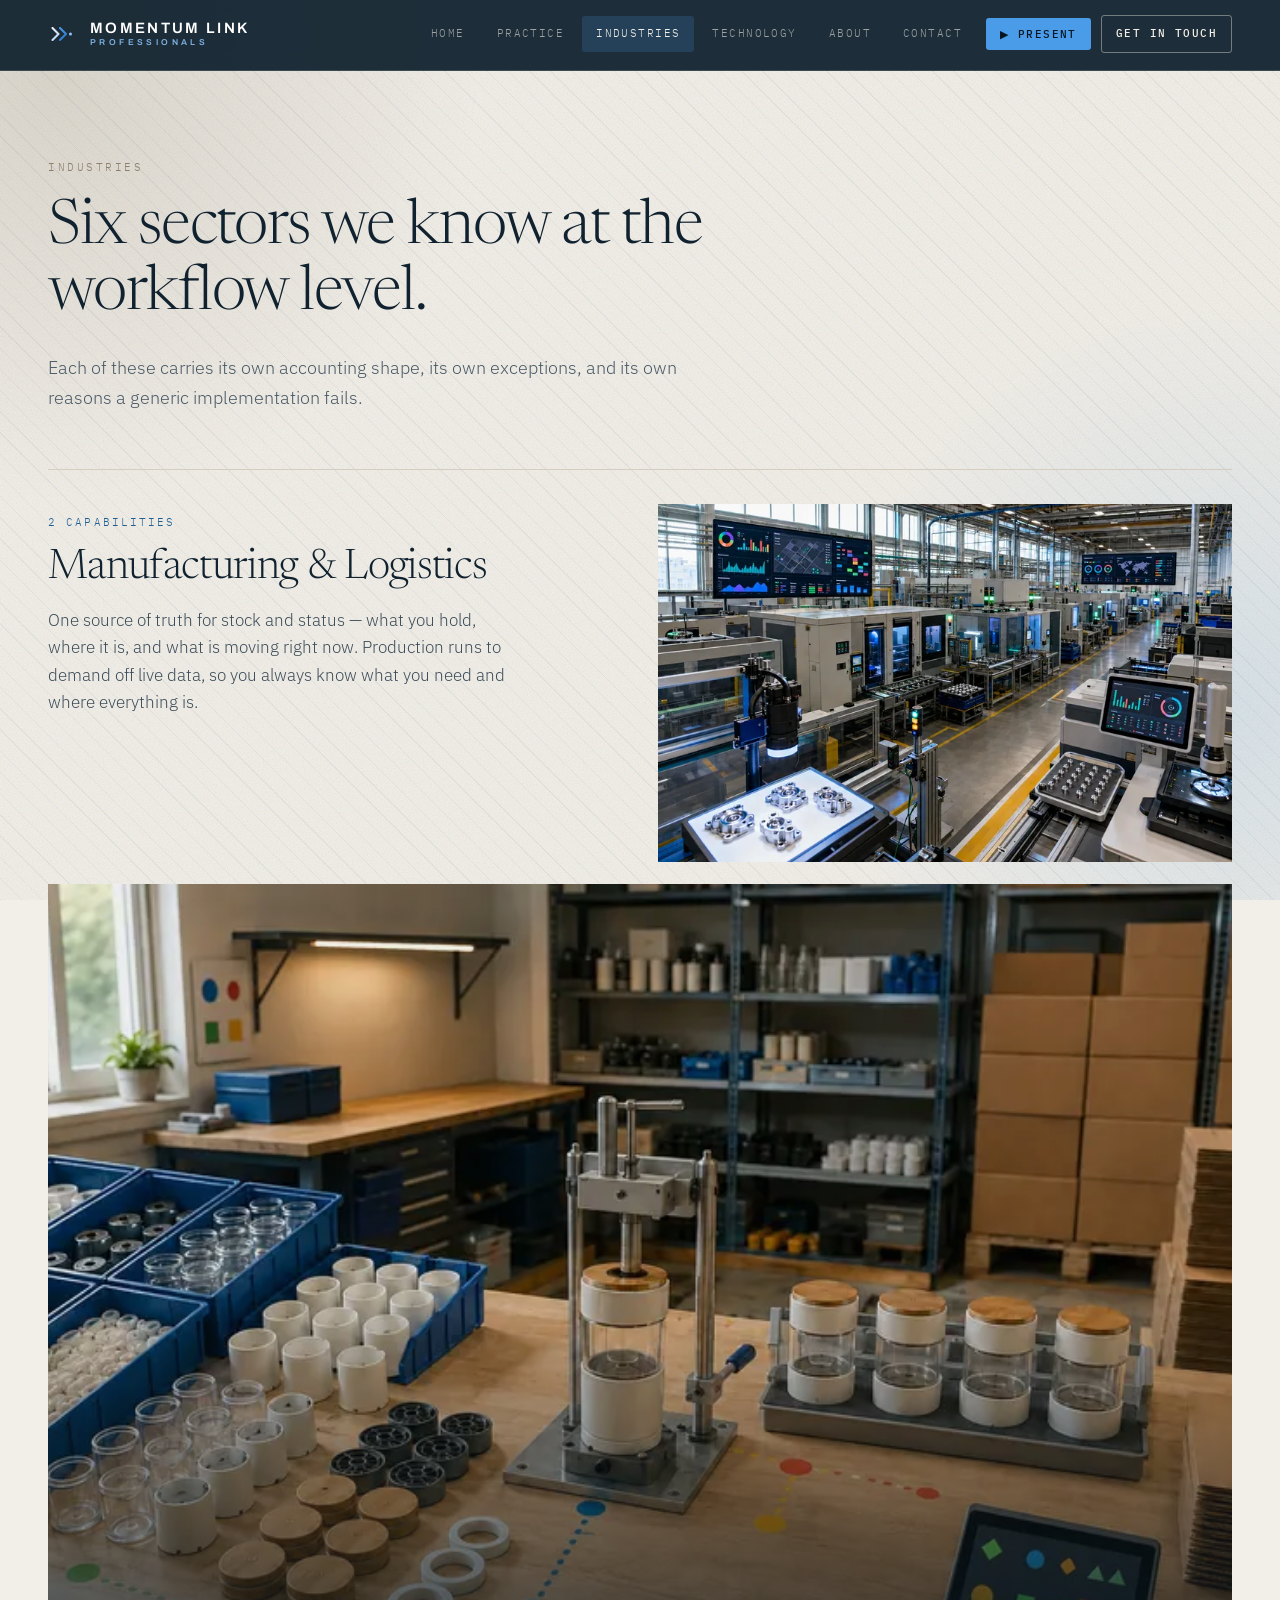
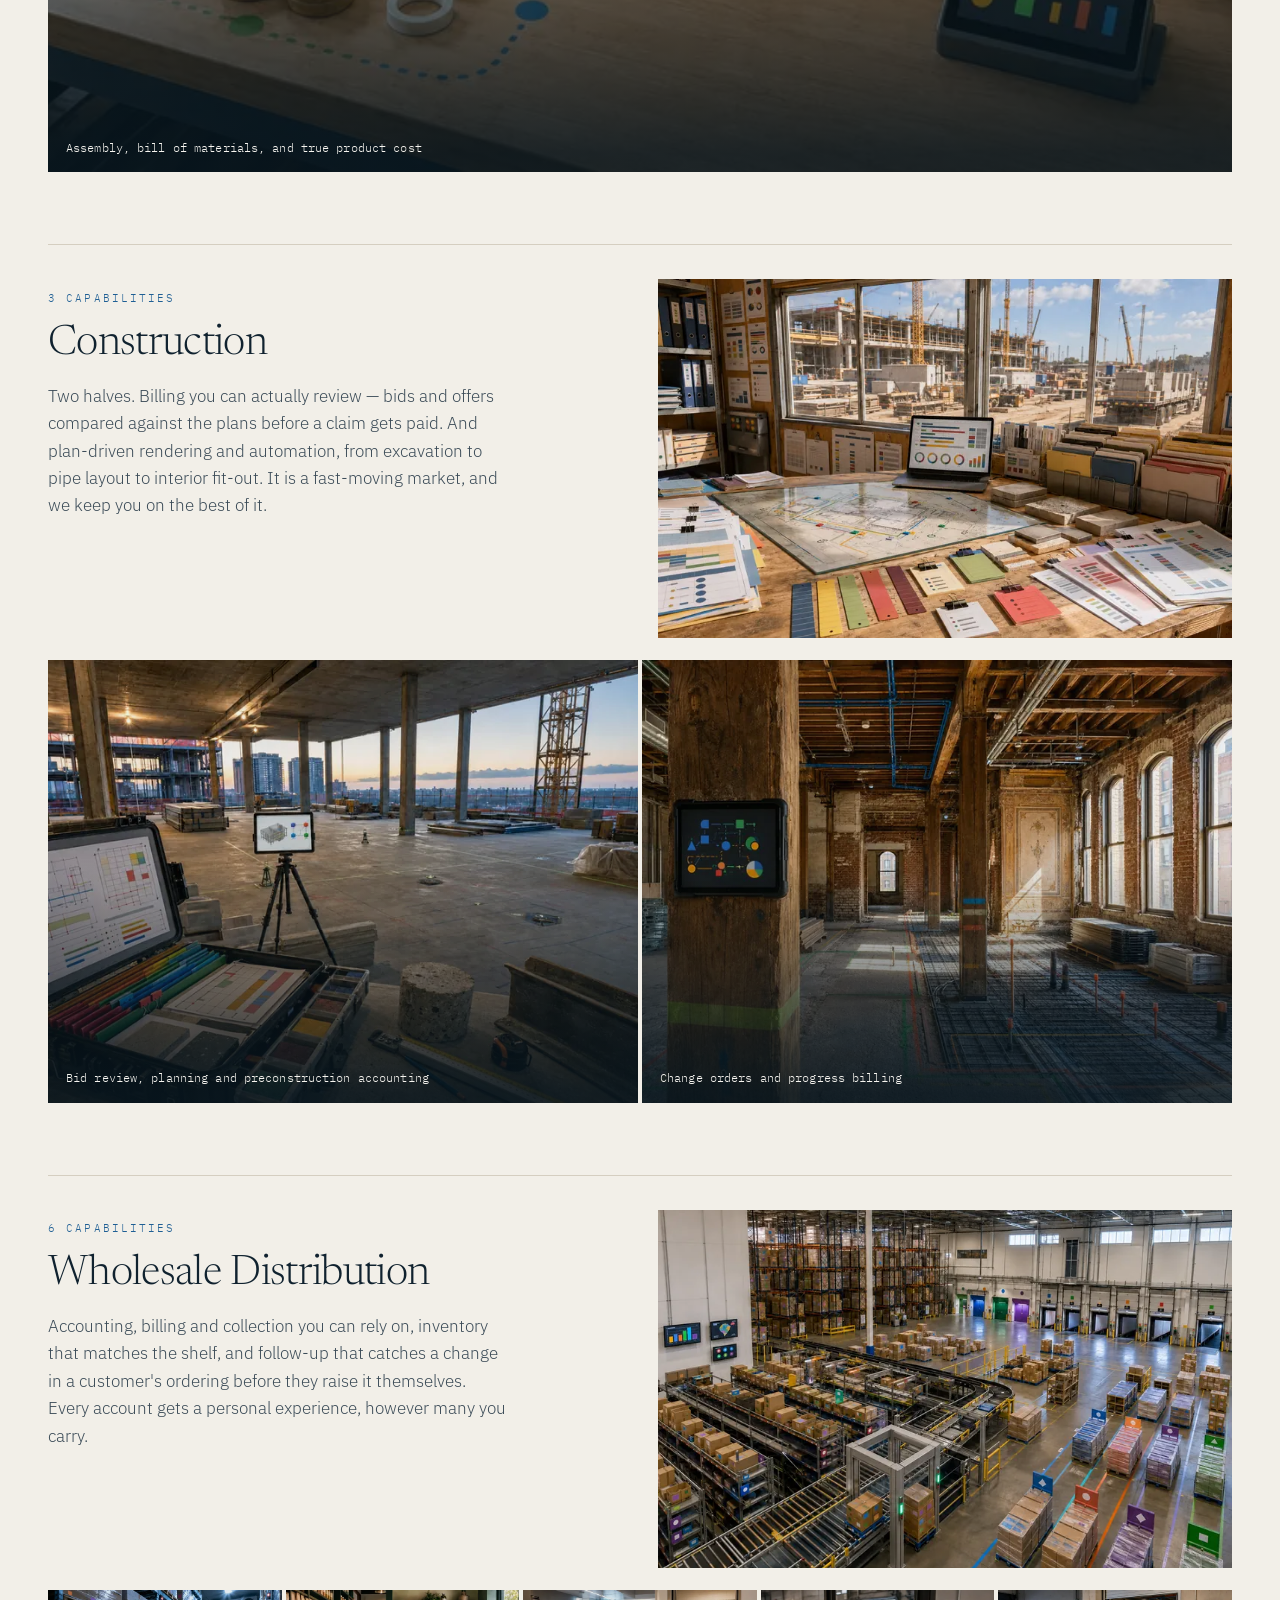
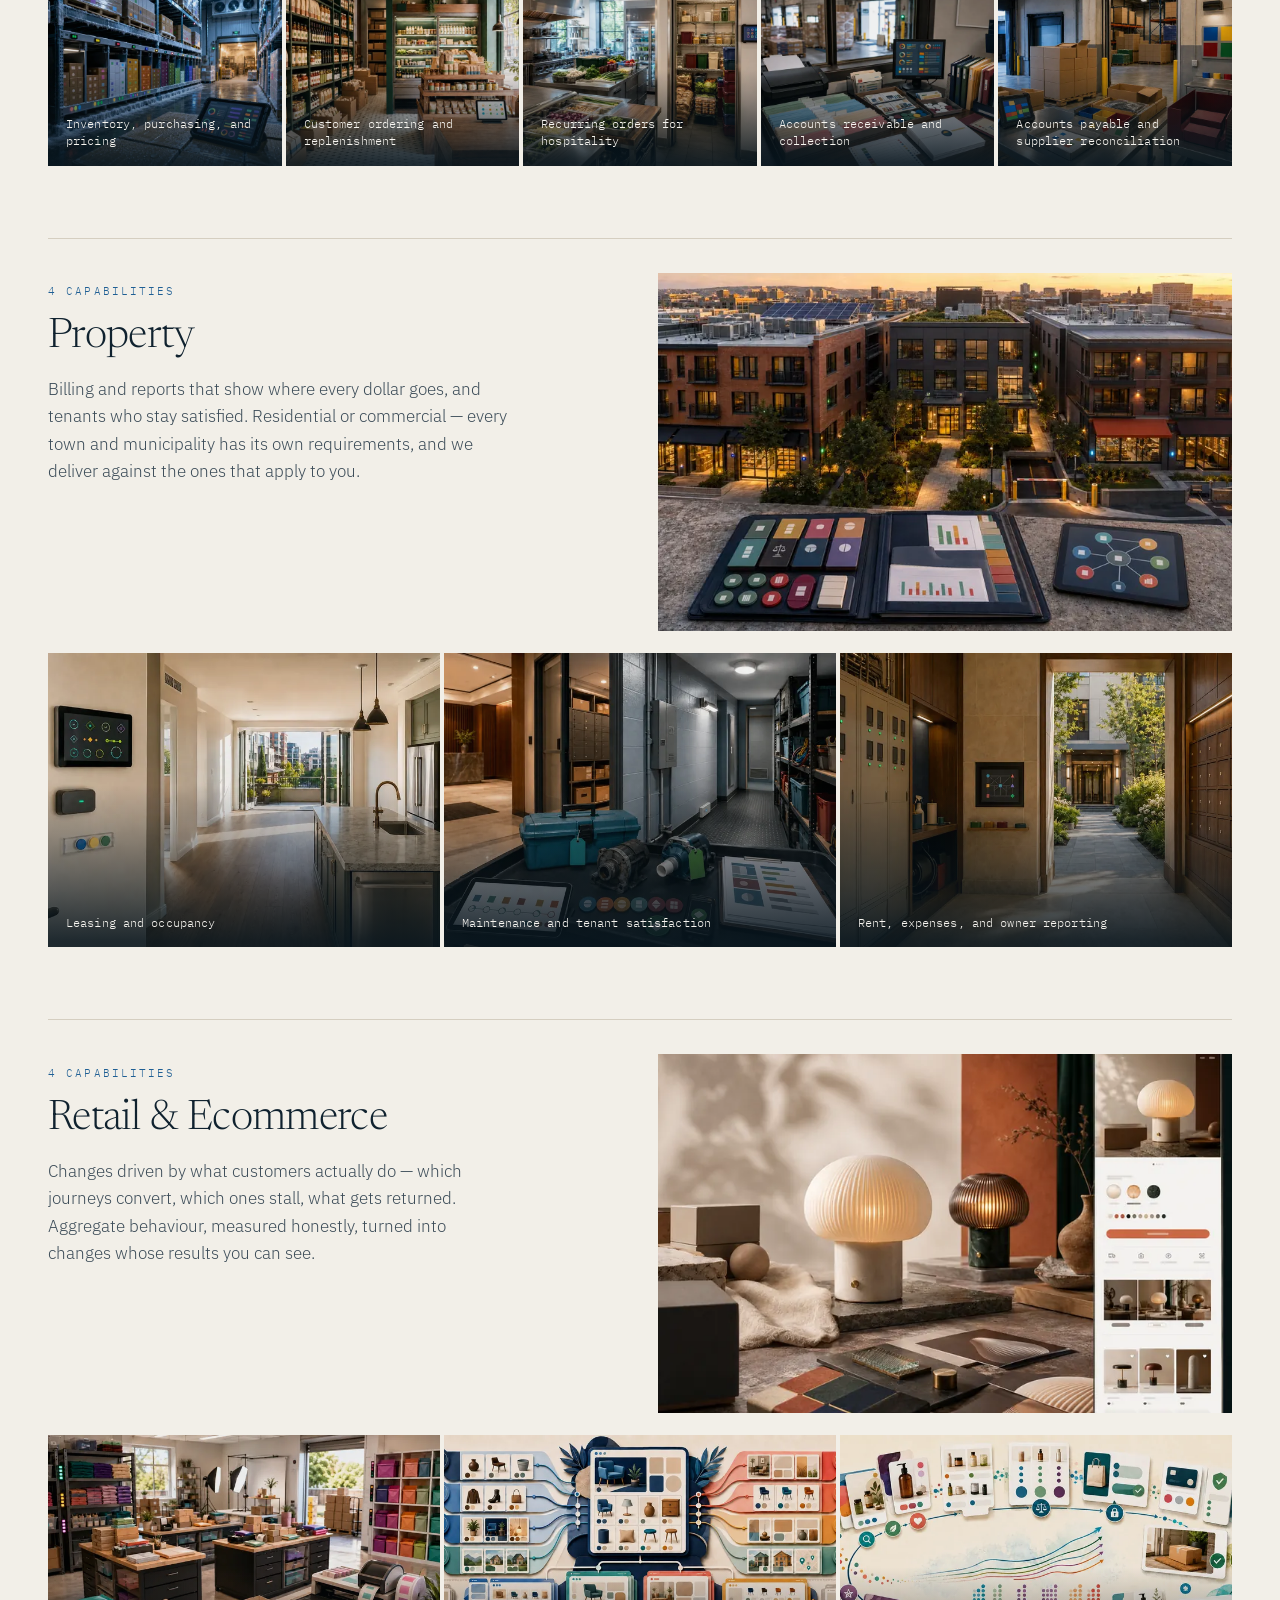
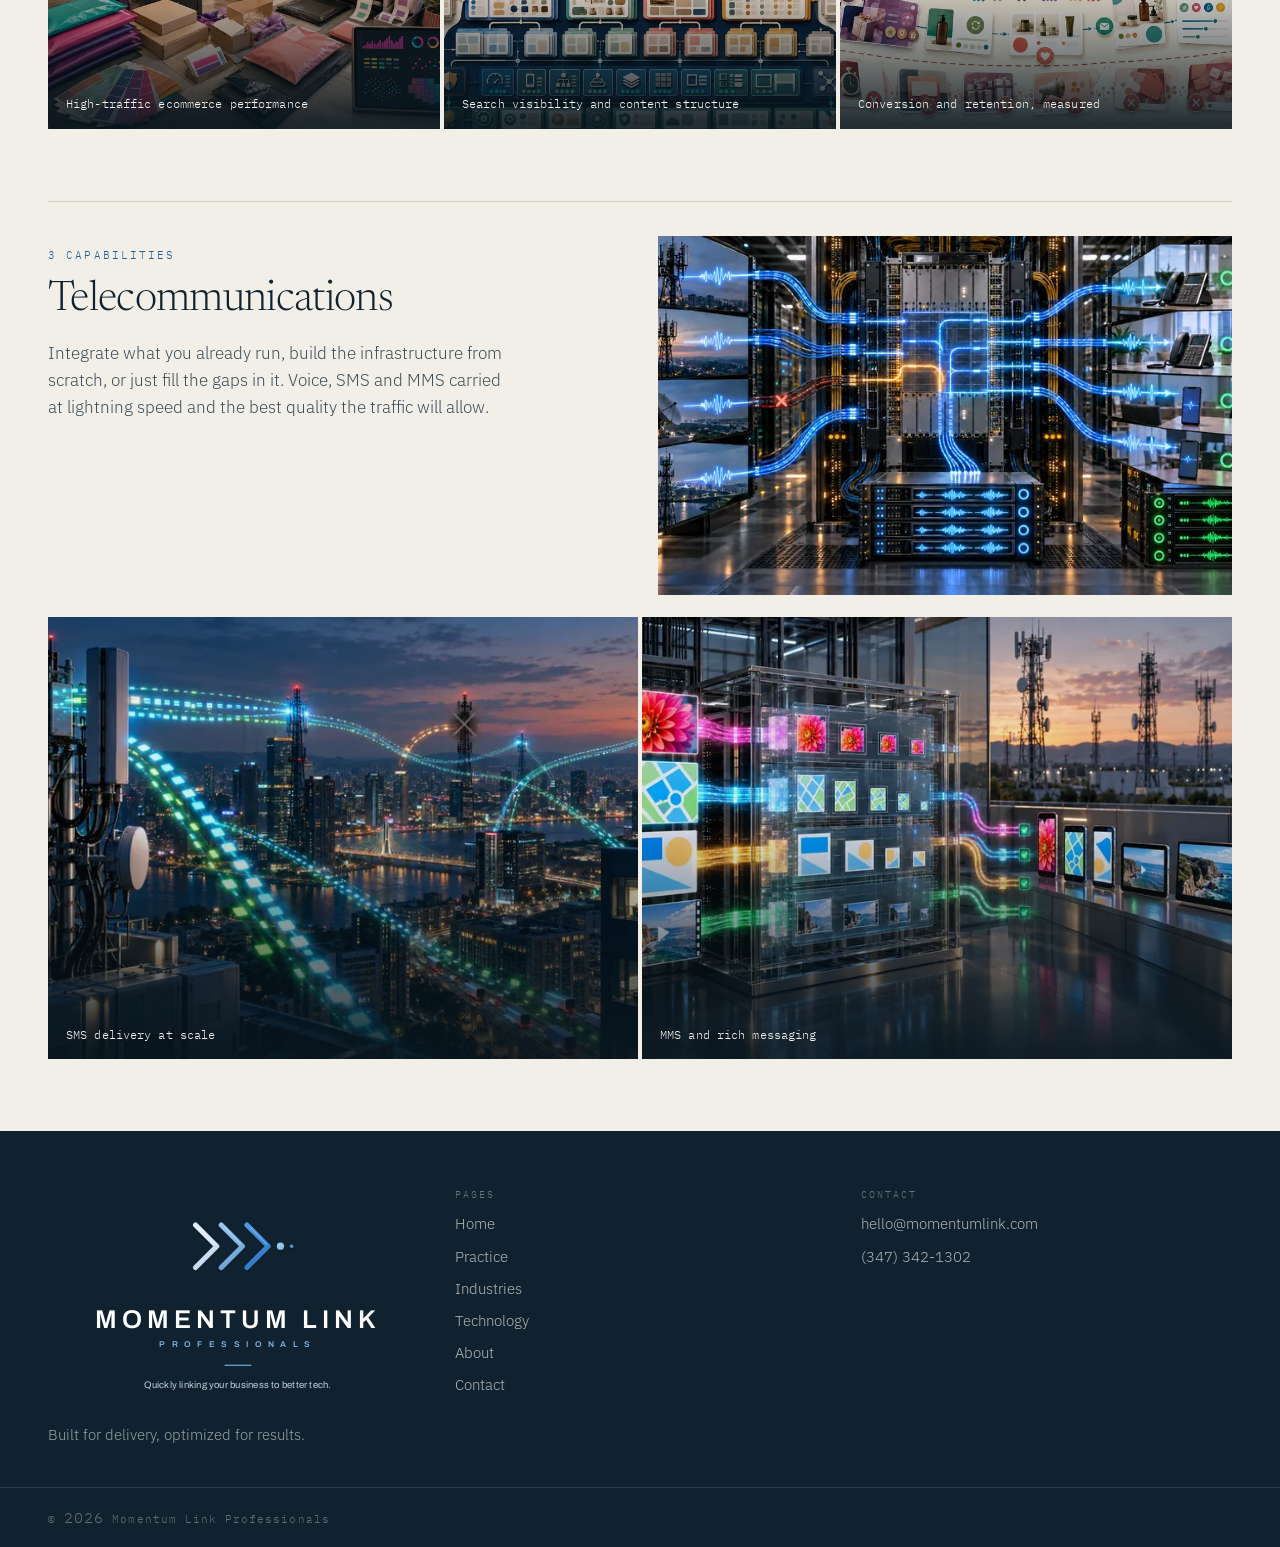
<file: industries.html>
<!DOCTYPE html>
<html lang="en" class="no-js" data-media-base="/media/">
<head>
  <meta charset="utf-8">
  <meta name="viewport" content="width=device-width, initial-scale=1">
  <title>Industry Software: Manufacturing to Telecom | Momentum Link</title>
  <meta name="description" content="Software for manufacturing and logistics, construction, wholesale distribution, property, retail and telecommunications — six sectors known at the workflow level.">
  <meta name="theme-color" content="#10222F">
  <link rel="canonical" href="https://www.momentumlinkpro.com/industries">

  <meta property="og:type" content="website">
  <meta property="og:site_name" content="Momentum Link Professionals">
  <meta property="og:title" content="Industry Software: Manufacturing to Telecom | Momentum Link">
  <meta property="og:description" content="Software for manufacturing and logistics, construction, wholesale distribution, property, retail and telecommunications — six sectors known at the workflow level.">
  <meta property="og:image" content="https://www.momentumlinkpro.com/media/31-technology-complexity-to-clarity.jpg">
  <meta property="og:url" content="https://www.momentumlinkpro.com/industries">
  <meta name="twitter:card" content="summary_large_image">

  <link rel="icon" href="/favicon.svg" type="image/svg+xml">
  <link rel="apple-touch-icon" href="/favicon.svg">

  <link rel="preconnect" href="https://fonts.googleapis.com">
  <link rel="preconnect" href="https://fonts.gstatic.com" crossorigin>
  <link href="https://fonts.googleapis.com/css2?family=Newsreader:ital,opsz,wght@0,6..72,300;0,6..72,400;0,6..72,500;1,6..72,300&amp;family=IBM+Plex+Sans:wght@300;400;500;600&amp;family=IBM+Plex+Mono:wght@400;500&amp;family=Archivo:wght@600&amp;display=swap" rel="stylesheet">
  <link rel="stylesheet" href="/assets/css/site.css?v=83fd2c50">
  <script type="application/ld+json">{"@context":"https://schema.org","@graph":[{"@type":"ProfessionalService","@id":"https://www.momentumlinkpro.com/#organization","name":"Momentum Link Professionals","alternateName":"Momentum Link","url":"https://www.momentumlinkpro.com/","slogan":"Quickly linking your business to better tech.","description":"We build, migrate, and deliver modern software solutions — custom software builds, system migrations and smart agents that handle real work.","email":"hello@momentumlink.com","telephone":"(347) 342-1302","logo":{"@type":"ImageObject","url":"https://www.momentumlinkpro.com/assets/logo/momentum-link-dark-stacked.svg"},"image":"https://www.momentumlinkpro.com/media/31-technology-complexity-to-clarity.jpg","sameAs":["https://www.momentumlinkpro.com/"],"knowsAbout":["Custom software development","System migration","Software agents and automation","CI/CD delivery","API integration","Cloud-native systems","Data engineering"],"areaServed":[{"@type":"Industry","name":"Manufacturing and Logistics"},{"@type":"Industry","name":"Construction"},{"@type":"Industry","name":"Wholesale Distribution"},{"@type":"Industry","name":"Property Management"},{"@type":"Industry","name":"Retail and Ecommerce"},{"@type":"Industry","name":"Telecommunications"}],"hasOfferCatalog":{"@type":"OfferCatalog","name":"What we do","itemListElement":[{"@type":"Offer","itemOffered":{"@type":"Service","name":"Custom Software Builds","description":"Software built around your business — bespoke where that is what it takes, proven packages and libraries where they already do the job better."}},{"@type":"Offer","itemOffered":{"@type":"Service","name":"System Migrations","description":"We bridge the gap between outdated systems and modern technology — handling the entire transition end to end."}},{"@type":"Offer","itemOffered":{"@type":"Service","name":"Smart Agents","description":"Working agents that handle real tasks — automation that finishes the job and frees up your team."}},{"@type":"Offer","itemOffered":{"@type":"Service","name":"Tech Research and Strategy","description":"We constantly research the latest technology so you always get the best option — not just an option."}},{"@type":"Offer","itemOffered":{"@type":"Service","name":"Optimization and Tuning","description":"We optimize every solution to fit your specific use case — performance, cost, and workflow all dialled in."}},{"@type":"Offer","itemOffered":{"@type":"Service","name":"Full Delivery","description":"From planning to launch to support — we handle the whole journey. You just use what we build."}}]}},{"@type":"WebSite","@id":"https://www.momentumlinkpro.com/#website","url":"https://www.momentumlinkpro.com/","name":"Momentum Link Professionals","publisher":{"@id":"https://www.momentumlinkpro.com/#organization"},"inLanguage":"en"},{"@type":"WebPage","@id":"https://www.momentumlinkpro.com/industries#webpage","url":"https://www.momentumlinkpro.com/industries","name":"Industry Software: Manufacturing to Telecom | Momentum Link","description":"Software for manufacturing and logistics, construction, wholesale distribution, property, retail and telecommunications — six sectors known at the workflow level.","isPartOf":{"@id":"https://www.momentumlinkpro.com/#website"},"about":{"@id":"https://www.momentumlinkpro.com/#organization"},"inLanguage":"en","breadcrumb":{"@id":"https://www.momentumlinkpro.com/industries#breadcrumb"}},{"@type":"BreadcrumbList","@id":"https://www.momentumlinkpro.com/industries#breadcrumb","itemListElement":[{"@type":"ListItem","position":1,"name":"Home","item":"https://www.momentumlinkpro.com/"},{"@type":"ListItem","position":2,"name":"Industries","item":"https://www.momentumlinkpro.com/industries"}]}]}</script>

  <script>document.documentElement.className = document.documentElement.className.replace("no-js", "js");</script>
</head>
<body data-page="industries">
  <a class="skip-link" href="#main">Skip to content</a>

  <header class="site-header">
    <div class="site-header__inner">
      <a class="brand" href="/" aria-label="Momentum Link Professionals — home">
        <span class="brand__mark" aria-hidden="true"><svg width="120" height="120" viewBox="0 0 120 120" xmlns="http://www.w3.org/2000/svg"><title>Momentum Link mark</title>
<defs>
  <linearGradient id="mk-g1" x1="0" y1="0" x2="0.35" y2="1"><stop offset="0" stop-color="#EAF2FB"></stop><stop offset="0.6" stop-color="#D3E4F6"></stop><stop offset="1" stop-color="#C1D8F0"></stop></linearGradient>
  <linearGradient id="mk-g2" x1="0" y1="0" x2="0.35" y2="1"><stop offset="0" stop-color="#97C3EE"></stop><stop offset="0.6" stop-color="#7FB2E4"></stop><stop offset="1" stop-color="#6DA1D6"></stop></linearGradient>
  <linearGradient id="mk-g3" x1="0" y1="0" x2="0.35" y2="1"><stop offset="0" stop-color="#4E96E0"></stop><stop offset="0.6" stop-color="#3B87D6"></stop><stop offset="1" stop-color="#3078C4"></stop></linearGradient>
  <radialGradient id="mk-d1" cx="0.32" cy="0.28" r="0.85"><stop offset="0" stop-color="#A8CCF1"></stop><stop offset="1" stop-color="#7FB2E4"></stop></radialGradient>
  <radialGradient id="mk-d2" cx="0.32" cy="0.28" r="0.85"><stop offset="0" stop-color="#5C9CE0"></stop><stop offset="1" stop-color="#3B87D6"></stop></radialGradient>
  <filter id="mk-sh" x="-25%" y="-25%" width="150%" height="150%"><feDropShadow dx="0" dy="2" stdDeviation="2" flood-color="#000000" flood-opacity="0.35"></feDropShadow></filter>
</defs>
<g transform="translate(52, 60)" filter="url(#mk-sh)">
  <path d="M -34,-24 L -10,0 L -34,24" fill="none" stroke="url(#mk-g1)" stroke-width="8" stroke-linecap="round" stroke-linejoin="round"></path>
  <path d="M -4,-24 L 20,0 L -4,24" fill="none" stroke="url(#mk-g3)" stroke-width="8" stroke-linecap="round" stroke-linejoin="round"></path>
  <circle cx="38" cy="0" r="6" fill="url(#mk-d1)"></circle>
</g>
</svg></span>
        <span class="brand__text">
          <span class="brand__name">MOMENTUM LINK</span>
          <span class="brand__tag">PROFESSIONALS</span>
        </span>
      </a>

      <button class="nav-toggle" type="button" data-nav-toggle aria-expanded="false" aria-controls="site-nav" aria-label="Menu">
        <span aria-hidden="true"></span>
      </button>

      <nav class="nav" id="site-nav" aria-label="Primary">
          <a class="nav__link" href="/">Home</a>
          <a class="nav__link" href="/practice">Practice</a>
          <a class="nav__link" href="/industries" aria-current="page">Industries</a>
          <a class="nav__link" href="/technology">Technology</a>
          <a class="nav__link" href="/about">About</a>
          <a class="nav__link" href="/contact">Contact</a>
        <button class="nav__present" type="button" data-open-pres hidden>&#9654; Present</button>
        <a class="nav__cta" href="/contact" data-open-contact>Get in touch</a>
      </nav>
    </div>
    <div class="progress" data-progress aria-hidden="true"></div>
  </header>

  <main id="main">
    <section class="page-head shell">
      <p class="eyebrow">Industries</p>
      <h1 class="display">Six sectors we know at the workflow level.</h1>
      <p class="lede">Each of these carries its own accounting shape, its own exceptions, and its own reasons a generic implementation fails.</p>
    </section>

    <section class="sector shell" id="manufacturing" aria-labelledby="manufacturing-title">
      <div class="sector__head">
        <div>
          <p class="sector__count">2 capabilities</p>
          <h2 class="sector__name" id="manufacturing-title">Manufacturing &amp; Logistics</h2>
          <p class="sector__blurb">One source of truth for stock and status — what you hold, where it is, and what is moving right now. Production runs to demand off live data, so you always know what you need and where everything is.</p>
        </div>
        <div class="sector__lead" data-reveal><picture><source type="image/webp" srcset="/media/07-industry-smart-manufacturing-768.webp 768w, /media/07-industry-smart-manufacturing.webp 1536w" sizes="(max-width: 560px) 100vw, (max-width: 1240px) 50vw, 620px"><img src="/media/07-industry-smart-manufacturing.jpg" srcset="/media/07-industry-smart-manufacturing-768.jpg 768w, /media/07-industry-smart-manufacturing.jpg 1536w" sizes="(max-width: 560px) 100vw, (max-width: 1240px) 50vw, 620px" alt="Smart Manufacturing" width="1536" height="1024" loading="lazy" decoding="async"></picture></div>
      </div>
      <div class="card-grid card-grid--items">
          <figure class="card card--plain" data-reveal>
            <picture><source type="image/webp" srcset="/media/42-industry-assembly-bom-product-cost-768.webp 768w, /media/42-industry-assembly-bom-product-cost.webp 1536w" sizes="(max-width: 560px) 100vw, (max-width: 900px) 50vw, 300px"><img src="/media/42-industry-assembly-bom-product-cost.jpg" srcset="/media/42-industry-assembly-bom-product-cost-768.jpg 768w, /media/42-industry-assembly-bom-product-cost.jpg 1536w" sizes="(max-width: 560px) 100vw, (max-width: 900px) 50vw, 300px" alt="Assembly, bill of materials, and true product cost" width="1536" height="1024" loading="lazy" decoding="async"></picture>
            <figcaption>Assembly, bill of materials, and true product cost</figcaption>
          </figure>
      </div>
    </section>
    <section class="sector shell" id="construction" aria-labelledby="construction-title">
      <div class="sector__head">
        <div>
          <p class="sector__count">3 capabilities</p>
          <h2 class="sector__name" id="construction-title">Construction</h2>
          <p class="sector__blurb">Two halves. Billing you can actually review — bids and offers compared against the plans before a claim gets paid. And plan-driven rendering and automation, from excavation to pipe layout to interior fit-out. It is a fast-moving market, and we keep you on the best of it.</p>
        </div>
        <div class="sector__lead" data-reveal><picture><source type="image/webp" srcset="/media/09-industry-construction-project-management-768.webp 768w, /media/09-industry-construction-project-management.webp 1536w" sizes="(max-width: 560px) 100vw, (max-width: 1240px) 50vw, 620px"><img src="/media/09-industry-construction-project-management.jpg" srcset="/media/09-industry-construction-project-management-768.jpg 768w, /media/09-industry-construction-project-management.jpg 1536w" sizes="(max-width: 560px) 100vw, (max-width: 1240px) 50vw, 620px" alt="Construction Project Management and Accounting" width="1536" height="1024" loading="lazy" decoding="async"></picture></div>
      </div>
      <div class="card-grid card-grid--items">
          <figure class="card card--plain" data-reveal>
            <picture><source type="image/webp" srcset="/media/08-industry-construction-planning-768.webp 768w, /media/08-industry-construction-planning.webp 1536w" sizes="(max-width: 560px) 100vw, (max-width: 900px) 50vw, 300px"><img src="/media/08-industry-construction-planning.jpg" srcset="/media/08-industry-construction-planning-768.jpg 768w, /media/08-industry-construction-planning.jpg 1536w" sizes="(max-width: 560px) 100vw, (max-width: 900px) 50vw, 300px" alt="Bid review, planning and preconstruction accounting" width="1536" height="1024" loading="lazy" decoding="async"></picture>
            <figcaption>Bid review, planning and preconstruction accounting</figcaption>
          </figure>
          <figure class="card card--plain" data-reveal>
            <picture><source type="image/webp" srcset="/media/38-industry-construction-change-orders-billing-768.webp 768w, /media/38-industry-construction-change-orders-billing.webp 1536w" sizes="(max-width: 560px) 100vw, (max-width: 900px) 50vw, 300px"><img src="/media/38-industry-construction-change-orders-billing.jpg" srcset="/media/38-industry-construction-change-orders-billing-768.jpg 768w, /media/38-industry-construction-change-orders-billing.jpg 1536w" sizes="(max-width: 560px) 100vw, (max-width: 900px) 50vw, 300px" alt="Change orders and progress billing" width="1536" height="1024" loading="lazy" decoding="async"></picture>
            <figcaption>Change orders and progress billing</figcaption>
          </figure>
      </div>
    </section>
    <section class="sector shell" id="wholesale-distribution" aria-labelledby="wholesale-distribution-title">
      <div class="sector__head">
        <div>
          <p class="sector__count">6 capabilities</p>
          <h2 class="sector__name" id="wholesale-distribution-title">Wholesale Distribution</h2>
          <p class="sector__blurb">Accounting, billing and collection you can rely on, inventory that matches the shelf, and follow-up that catches a change in a customer&#x27;s ordering before they raise it themselves. Every account gets a personal experience, however many you carry.</p>
        </div>
        <div class="sector__lead" data-reveal><picture><source type="image/webp" srcset="/media/11-industry-wholesale-distribution-768.webp 768w, /media/11-industry-wholesale-distribution.webp 1536w" sizes="(max-width: 560px) 100vw, (max-width: 1240px) 50vw, 620px"><img src="/media/11-industry-wholesale-distribution.jpg" srcset="/media/11-industry-wholesale-distribution-768.jpg 768w, /media/11-industry-wholesale-distribution.jpg 1536w" sizes="(max-width: 560px) 100vw, (max-width: 1240px) 50vw, 620px" alt="Wholesale Distribution and Fulfillment" width="1536" height="1024" loading="lazy" decoding="async"></picture></div>
      </div>
      <div class="card-grid card-grid--items">
          <figure class="card card--plain" data-reveal>
            <picture><source type="image/webp" srcset="/media/12-industry-wholesale-inventory-pricing-768.webp 768w, /media/12-industry-wholesale-inventory-pricing.webp 1536w" sizes="(max-width: 560px) 100vw, (max-width: 900px) 50vw, 300px"><img src="/media/12-industry-wholesale-inventory-pricing.jpg" srcset="/media/12-industry-wholesale-inventory-pricing-768.jpg 768w, /media/12-industry-wholesale-inventory-pricing.jpg 1536w" sizes="(max-width: 560px) 100vw, (max-width: 900px) 50vw, 300px" alt="Inventory, purchasing, and pricing" width="1536" height="1024" loading="lazy" decoding="async"></picture>
            <figcaption>Inventory, purchasing, and pricing</figcaption>
          </figure>
          <figure class="card card--plain" data-reveal>
            <picture><source type="image/webp" srcset="/media/37-industry-wholesale-customer-ordering-768.webp 768w, /media/37-industry-wholesale-customer-ordering.webp 1536w" sizes="(max-width: 560px) 100vw, (max-width: 900px) 50vw, 300px"><img src="/media/37-industry-wholesale-customer-ordering.jpg" srcset="/media/37-industry-wholesale-customer-ordering-768.jpg 768w, /media/37-industry-wholesale-customer-ordering.jpg 1536w" sizes="(max-width: 560px) 100vw, (max-width: 900px) 50vw, 300px" alt="Customer ordering and replenishment" width="1536" height="1024" loading="lazy" decoding="async"></picture>
            <figcaption>Customer ordering and replenishment</figcaption>
          </figure>
          <figure class="card card--plain" data-reveal>
            <picture><source type="image/webp" srcset="/media/41-industry-recurring-wholesale-orders-768.webp 768w, /media/41-industry-recurring-wholesale-orders.webp 1536w" sizes="(max-width: 560px) 100vw, (max-width: 900px) 50vw, 300px"><img src="/media/41-industry-recurring-wholesale-orders.jpg" srcset="/media/41-industry-recurring-wholesale-orders-768.jpg 768w, /media/41-industry-recurring-wholesale-orders.jpg 1536w" sizes="(max-width: 560px) 100vw, (max-width: 900px) 50vw, 300px" alt="Recurring orders for hospitality" width="1536" height="1024" loading="lazy" decoding="async"></picture>
            <figcaption>Recurring orders for hospitality</figcaption>
          </figure>
          <figure class="card card--plain" data-reveal>
            <picture><source type="image/webp" srcset="/media/10-industry-wholesale-accounts-receivable-768.webp 768w, /media/10-industry-wholesale-accounts-receivable.webp 1536w" sizes="(max-width: 560px) 100vw, (max-width: 900px) 50vw, 300px"><img src="/media/10-industry-wholesale-accounts-receivable.jpg" srcset="/media/10-industry-wholesale-accounts-receivable-768.jpg 768w, /media/10-industry-wholesale-accounts-receivable.jpg 1536w" sizes="(max-width: 560px) 100vw, (max-width: 900px) 50vw, 300px" alt="Accounts receivable and collection" width="1536" height="1024" loading="lazy" decoding="async"></picture>
            <figcaption>Accounts receivable and collection</figcaption>
          </figure>
          <figure class="card card--plain" data-reveal>
            <picture><source type="image/webp" srcset="/media/39-industry-wholesale-accounts-payable-768.webp 768w, /media/39-industry-wholesale-accounts-payable.webp 1536w" sizes="(max-width: 560px) 100vw, (max-width: 900px) 50vw, 300px"><img src="/media/39-industry-wholesale-accounts-payable.jpg" srcset="/media/39-industry-wholesale-accounts-payable-768.jpg 768w, /media/39-industry-wholesale-accounts-payable.jpg 1536w" sizes="(max-width: 560px) 100vw, (max-width: 900px) 50vw, 300px" alt="Accounts payable and supplier reconciliation" width="1536" height="1024" loading="lazy" decoding="async"></picture>
            <figcaption>Accounts payable and supplier reconciliation</figcaption>
          </figure>
      </div>
    </section>
    <section class="sector shell" id="property" aria-labelledby="property-title">
      <div class="sector__head">
        <div>
          <p class="sector__count">4 capabilities</p>
          <h2 class="sector__name" id="property-title">Property</h2>
          <p class="sector__blurb">Billing and reports that show where every dollar goes, and tenants who stay satisfied. Residential or commercial — every town and municipality has its own requirements, and we deliver against the ones that apply to you.</p>
        </div>
        <div class="sector__lead" data-reveal><picture><source type="image/webp" srcset="/media/13-industry-multi-property-management-768.webp 768w, /media/13-industry-multi-property-management.webp 1536w" sizes="(max-width: 560px) 100vw, (max-width: 1240px) 50vw, 620px"><img src="/media/13-industry-multi-property-management.jpg" srcset="/media/13-industry-multi-property-management-768.jpg 768w, /media/13-industry-multi-property-management.jpg 1536w" sizes="(max-width: 560px) 100vw, (max-width: 1240px) 50vw, 620px" alt="Multi-Property Operations and Accounting" width="1536" height="1024" loading="lazy" decoding="async"></picture></div>
      </div>
      <div class="card-grid card-grid--items">
          <figure class="card card--plain" data-reveal>
            <picture><source type="image/webp" srcset="/media/36-industry-property-leasing-occupancy-768.webp 768w, /media/36-industry-property-leasing-occupancy.webp 1536w" sizes="(max-width: 560px) 100vw, (max-width: 900px) 50vw, 300px"><img src="/media/36-industry-property-leasing-occupancy.jpg" srcset="/media/36-industry-property-leasing-occupancy-768.jpg 768w, /media/36-industry-property-leasing-occupancy.jpg 1536w" sizes="(max-width: 560px) 100vw, (max-width: 900px) 50vw, 300px" alt="Leasing and occupancy" width="1536" height="1024" loading="lazy" decoding="async"></picture>
            <figcaption>Leasing and occupancy</figcaption>
          </figure>
          <figure class="card card--plain" data-reveal>
            <picture><source type="image/webp" srcset="/media/14-industry-property-maintenance-768.webp 768w, /media/14-industry-property-maintenance.webp 1536w" sizes="(max-width: 560px) 100vw, (max-width: 900px) 50vw, 300px"><img src="/media/14-industry-property-maintenance.jpg" srcset="/media/14-industry-property-maintenance-768.jpg 768w, /media/14-industry-property-maintenance.jpg 1536w" sizes="(max-width: 560px) 100vw, (max-width: 900px) 50vw, 300px" alt="Maintenance and tenant satisfaction" width="1536" height="1024" loading="lazy" decoding="async"></picture>
            <figcaption>Maintenance and tenant satisfaction</figcaption>
          </figure>
          <figure class="card card--plain" data-reveal>
            <picture><source type="image/webp" srcset="/media/40-industry-property-financial-operations-768.webp 768w, /media/40-industry-property-financial-operations.webp 1536w" sizes="(max-width: 560px) 100vw, (max-width: 900px) 50vw, 300px"><img src="/media/40-industry-property-financial-operations.jpg" srcset="/media/40-industry-property-financial-operations-768.jpg 768w, /media/40-industry-property-financial-operations.jpg 1536w" sizes="(max-width: 560px) 100vw, (max-width: 900px) 50vw, 300px" alt="Rent, expenses, and owner reporting" width="1536" height="1024" loading="lazy" decoding="async"></picture>
            <figcaption>Rent, expenses, and owner reporting</figcaption>
          </figure>
      </div>
    </section>
    <section class="sector shell" id="retail-ecommerce" aria-labelledby="retail-ecommerce-title">
      <div class="sector__head">
        <div>
          <p class="sector__count">4 capabilities</p>
          <h2 class="sector__name" id="retail-ecommerce-title">Retail &amp; Ecommerce</h2>
          <p class="sector__blurb">Changes driven by what customers actually do — which journeys convert, which ones stall, what gets returned. Aggregate behaviour, measured honestly, turned into changes whose results you can see.</p>
        </div>
        <div class="sector__lead" data-reveal><picture><source type="image/webp" srcset="/media/15-industry-premium-retail-website-768.webp 768w, /media/15-industry-premium-retail-website.webp 1536w" sizes="(max-width: 560px) 100vw, (max-width: 1240px) 50vw, 620px"><img src="/media/15-industry-premium-retail-website.jpg" srcset="/media/15-industry-premium-retail-website-768.jpg 768w, /media/15-industry-premium-retail-website.jpg 1536w" sizes="(max-width: 560px) 100vw, (max-width: 1240px) 50vw, 620px" alt="Premium Retail Website Experience" width="1536" height="1024" loading="lazy" decoding="async"></picture></div>
      </div>
      <div class="card-grid card-grid--items">
          <figure class="card card--plain" data-reveal>
            <picture><source type="image/webp" srcset="/media/16-industry-high-traffic-ecommerce-768.webp 768w, /media/16-industry-high-traffic-ecommerce.webp 1536w" sizes="(max-width: 560px) 100vw, (max-width: 900px) 50vw, 300px"><img src="/media/16-industry-high-traffic-ecommerce.jpg" srcset="/media/16-industry-high-traffic-ecommerce-768.jpg 768w, /media/16-industry-high-traffic-ecommerce.jpg 1536w" sizes="(max-width: 560px) 100vw, (max-width: 900px) 50vw, 300px" alt="High-traffic ecommerce performance" width="1536" height="1024" loading="lazy" decoding="async"></picture>
            <figcaption>High-traffic ecommerce performance</figcaption>
          </figure>
          <figure class="card card--plain" data-reveal>
            <picture><source type="image/webp" srcset="/media/17-industry-seo-content-visibility-768.webp 768w, /media/17-industry-seo-content-visibility.webp 1536w" sizes="(max-width: 560px) 100vw, (max-width: 900px) 50vw, 300px"><img src="/media/17-industry-seo-content-visibility.jpg" srcset="/media/17-industry-seo-content-visibility-768.jpg 768w, /media/17-industry-seo-content-visibility.jpg 1536w" sizes="(max-width: 560px) 100vw, (max-width: 900px) 50vw, 300px" alt="Search visibility and content structure" width="1536" height="1024" loading="lazy" decoding="async"></picture>
            <figcaption>Search visibility and content structure</figcaption>
          </figure>
          <figure class="card card--plain" data-reveal>
            <picture><source type="image/webp" srcset="/media/18-industry-conversion-retention-768.webp 768w, /media/18-industry-conversion-retention.webp 1536w" sizes="(max-width: 560px) 100vw, (max-width: 900px) 50vw, 300px"><img src="/media/18-industry-conversion-retention.jpg" srcset="/media/18-industry-conversion-retention-768.jpg 768w, /media/18-industry-conversion-retention.jpg 1536w" sizes="(max-width: 560px) 100vw, (max-width: 900px) 50vw, 300px" alt="Conversion and retention, measured" width="1536" height="1024" loading="lazy" decoding="async"></picture>
            <figcaption>Conversion and retention, measured</figcaption>
          </figure>
      </div>
    </section>
    <section class="sector shell" id="telecommunications" aria-labelledby="telecommunications-title">
      <div class="sector__head">
        <div>
          <p class="sector__count">3 capabilities</p>
          <h2 class="sector__name" id="telecommunications-title">Telecommunications</h2>
          <p class="sector__blurb">Integrate what you already run, build the infrastructure from scratch, or just fill the gaps in it. Voice, SMS and MMS carried at lightning speed and the best quality the traffic will allow.</p>
        </div>
        <div class="sector__lead" data-reveal><picture><source type="image/webp" srcset="/media/47-industry-telecom-voice-768.webp 768w, /media/47-industry-telecom-voice.webp 1536w" sizes="(max-width: 560px) 100vw, (max-width: 1240px) 50vw, 620px"><img src="/media/47-industry-telecom-voice.jpg" srcset="/media/47-industry-telecom-voice-768.jpg 768w, /media/47-industry-telecom-voice.jpg 1536w" sizes="(max-width: 560px) 100vw, (max-width: 1240px) 50vw, 620px" alt="Voice routing and termination" width="1536" height="864" loading="lazy" decoding="async"></picture></div>
      </div>
      <div class="card-grid card-grid--items">
          <figure class="card card--plain" data-reveal>
            <picture><source type="image/webp" srcset="/media/48-industry-telecom-sms-768.webp 768w, /media/48-industry-telecom-sms.webp 1536w" sizes="(max-width: 560px) 100vw, (max-width: 900px) 50vw, 300px"><img src="/media/48-industry-telecom-sms.jpg" srcset="/media/48-industry-telecom-sms-768.jpg 768w, /media/48-industry-telecom-sms.jpg 1536w" sizes="(max-width: 560px) 100vw, (max-width: 900px) 50vw, 300px" alt="SMS delivery at scale" width="1536" height="864" loading="lazy" decoding="async"></picture>
            <figcaption>SMS delivery at scale</figcaption>
          </figure>
          <figure class="card card--plain" data-reveal>
            <picture><source type="image/webp" srcset="/media/49-industry-telecom-mms-768.webp 768w, /media/49-industry-telecom-mms.webp 1536w" sizes="(max-width: 560px) 100vw, (max-width: 900px) 50vw, 300px"><img src="/media/49-industry-telecom-mms.jpg" srcset="/media/49-industry-telecom-mms-768.jpg 768w, /media/49-industry-telecom-mms.jpg 1536w" sizes="(max-width: 560px) 100vw, (max-width: 900px) 50vw, 300px" alt="MMS and rich messaging" width="1536" height="1024" loading="lazy" decoding="async"></picture>
            <figcaption>MMS and rich messaging</figcaption>
          </figure>
      </div>
    </section>
  </main>

  <footer class="site-footer">
    <div class="site-footer__grid">
      <div class="site-footer__col">
        <span class="site-footer__logo"><svg width="680" height="408" viewBox="0 0 680 408" xmlns="http://www.w3.org/2000/svg"><title>Momentum Link Professionals</title>
<defs>
  <linearGradient id="st-g1" x1="0" y1="0" x2="0.35" y2="1"><stop offset="0" stop-color="#EAF2FB"></stop><stop offset="0.6" stop-color="#D3E4F6"></stop><stop offset="1" stop-color="#C1D8F0"></stop></linearGradient>
  <linearGradient id="st-g2" x1="0" y1="0" x2="0.35" y2="1"><stop offset="0" stop-color="#97C3EE"></stop><stop offset="0.6" stop-color="#7FB2E4"></stop><stop offset="1" stop-color="#6DA1D6"></stop></linearGradient>
  <linearGradient id="st-g3" x1="0" y1="0" x2="0.35" y2="1"><stop offset="0" stop-color="#4E96E0"></stop><stop offset="0.6" stop-color="#3B87D6"></stop><stop offset="1" stop-color="#3078C4"></stop></linearGradient>
  <radialGradient id="st-d1" cx="0.32" cy="0.28" r="0.85"><stop offset="0" stop-color="#A8CCF1"></stop><stop offset="1" stop-color="#7FB2E4"></stop></radialGradient>
  <radialGradient id="st-d2" cx="0.32" cy="0.28" r="0.85"><stop offset="0" stop-color="#5C9CE0"></stop><stop offset="1" stop-color="#3B87D6"></stop></radialGradient>
  <filter id="st-sh" x="-25%" y="-25%" width="150%" height="150%"><feDropShadow dx="0" dy="2" stdDeviation="2" flood-color="#000000" flood-opacity="0.35"></feDropShadow></filter>
</defs>
<g transform="translate(340, 106)" filter="url(#st-sh)">
  <path d="M -76,-38 L -38,0 L -76,38" fill="none" stroke="url(#st-g1)" stroke-width="9" stroke-linecap="round" stroke-linejoin="round"></path>
  <path d="M -30,-38 L 8,0 L -30,38" fill="none" stroke="url(#st-g2)" stroke-width="9" stroke-linecap="round" stroke-linejoin="round"></path>
  <path d="M 16,-38 L 54,0 L 16,38" fill="none" stroke="url(#st-g3)" stroke-width="9" stroke-linecap="round" stroke-linejoin="round"></path>
  <circle cx="76" cy="0" r="6.5" fill="url(#st-d1)"></circle>
  <circle cx="96" cy="0" r="3.25" fill="url(#st-d2)"></circle>
  <g stroke="#FFFFFF" stroke-opacity="0.32" stroke-width="2" fill="none" stroke-linecap="round" transform="translate(0, -1.6)">
    <path d="M -70,-32 L -41,-2"></path><path d="M -24,-32 L 5,-2"></path><path d="M 22,-32 L 51,-2"></path>
  </g>
</g>
<text x="340" y="252" text-anchor="middle" font-family="Archivo, Helvetica, Arial, sans-serif" font-size="46" font-weight="600" fill="#FFFFFF" letter-spacing="9">MOMENTUM LINK</text>
<text x="340" y="286" text-anchor="middle" font-family="Archivo, Helvetica, Arial, sans-serif" font-size="15" font-weight="600" fill="#7FB2E4" letter-spacing="11.5">PROFESSIONALS</text>
<rect x="316" y="318" width="48" height="2" fill="#7FB2E4"></rect>
<text x="340" y="360" text-anchor="middle" font-family="Archivo, Helvetica, Arial, sans-serif" font-size="17" font-weight="400" fill="#C3CEDC" letter-spacing="0.4">Quickly linking your business to better tech.</text>
</svg></span>
        <span class="site-footer__blurb">Built for delivery, optimized for results.</span>
      </div>
      <div class="site-footer__col">
        <span class="site-footer__head">Pages</span>
        <a href="/">Home</a>
        <a href="/practice">Practice</a>
        <a href="/industries">Industries</a>
        <a href="/technology">Technology</a>
        <a href="/about">About</a>
        <a href="/contact">Contact</a>
      </div>
      <div class="site-footer__col">
        <span class="site-footer__head">Contact</span>
        <a href="mailto:hello@momentumlink.com">hello@momentumlink.com</a>
        <a href="tel:+13473421302">(347) 342-1302</a>
      </div>
    </div>
    <div class="site-footer__meta">
      <div>&copy; <span data-year>2026</span> Momentum Link Professionals</div>
    </div>
  </footer>


  <div class="modal" data-contact-modal hidden role="dialog" aria-modal="true" aria-labelledby="modal-title">
    <div class="modal__scrim" data-modal-close></div>
    <div class="modal__panel">
      <button class="modal__close" type="button" data-modal-close aria-label="Close">&#10005;</button>
      <div class="modal__media"><picture><source type="image/webp" srcset="/media/43-process-meeting-768.webp 768w, /media/43-process-meeting.webp 1536w" sizes="(max-width: 900px) 100vw, 420px"><img src="/media/43-process-meeting.jpg" srcset="/media/43-process-meeting-768.jpg 768w, /media/43-process-meeting.jpg 1536w" sizes="(max-width: 900px) 100vw, 420px" alt="A meeting to establish what the project needs" width="1536" height="864" loading="lazy" decoding="async"></picture></div>
      <div class="modal__body">
        <p class="eyebrow">Get in touch</p>
        <h2 class="modal__title" id="modal-title">Let&#8217;s get to work.</h2>
        <p class="modal__text">Tell us about your business — we will handle the technology. A meeting or two is usually all it takes before you are looking at a working demo.</p>
        <p class="modal__direct">
          <a href="mailto:hello@momentumlink.com">hello@momentumlink.com</a>
          <a href="tel:+13473421302">(347) 342-1302</a>
        </p>
        
      <form class="form-card" data-contact-form data-endpoint="https://api.web3forms.com/submit" data-mailto="hello@momentumlink.com"
            action="mailto:hello@momentumlink.com" method="post" enctype="text/plain" novalidate>
        <h2 class="form-card__title">Send a brief</h2>
          <input type="hidden" name="access_key" value="9cf20289-3ef2-48a5-9e5a-fce82434f151">
          <input type="hidden" name="subject" value="New brief from momentumlink.com">
          <input type="hidden" name="from_name" value="Momentum Link website">
          <input type="checkbox" name="botcheck" class="visually-hidden" tabindex="-1" autocomplete="off">
        <div class="form-fields">
            <div class="field">
              <label class="field__label" for="m-name">Name *</label>
              <input type="text" id="m-name" name="name" placeholder="Your name"
                     autocomplete="name" required>
              <p class="field__error" aria-live="polite"></p>
            </div>
            <div class="field">
              <label class="field__label" for="m-email">Email *</label>
              <input type="email" id="m-email" name="email" placeholder="you@company.com"
                     autocomplete="email" required>
              <p class="field__error" aria-live="polite"></p>
            </div>
          <div class="field">
            <label class="field__label" for="m-message">What you need *</label>
            <textarea id="m-message" name="message" rows="3"
                      placeholder="Tell us about your business and what you are trying to do." required></textarea>
            <p class="field__error" aria-live="polite"></p>
          </div>
        </div>
        <button class="btn btn--dark" type="submit">Send brief</button>
        <p class="form-status" data-form-status role="status" aria-live="polite"></p>
      </form>
      </div>
    </div>
  </div>

  <script src="/assets/js/site.js?v=43f302ec" defer></script>
</body>
</html>
</file>
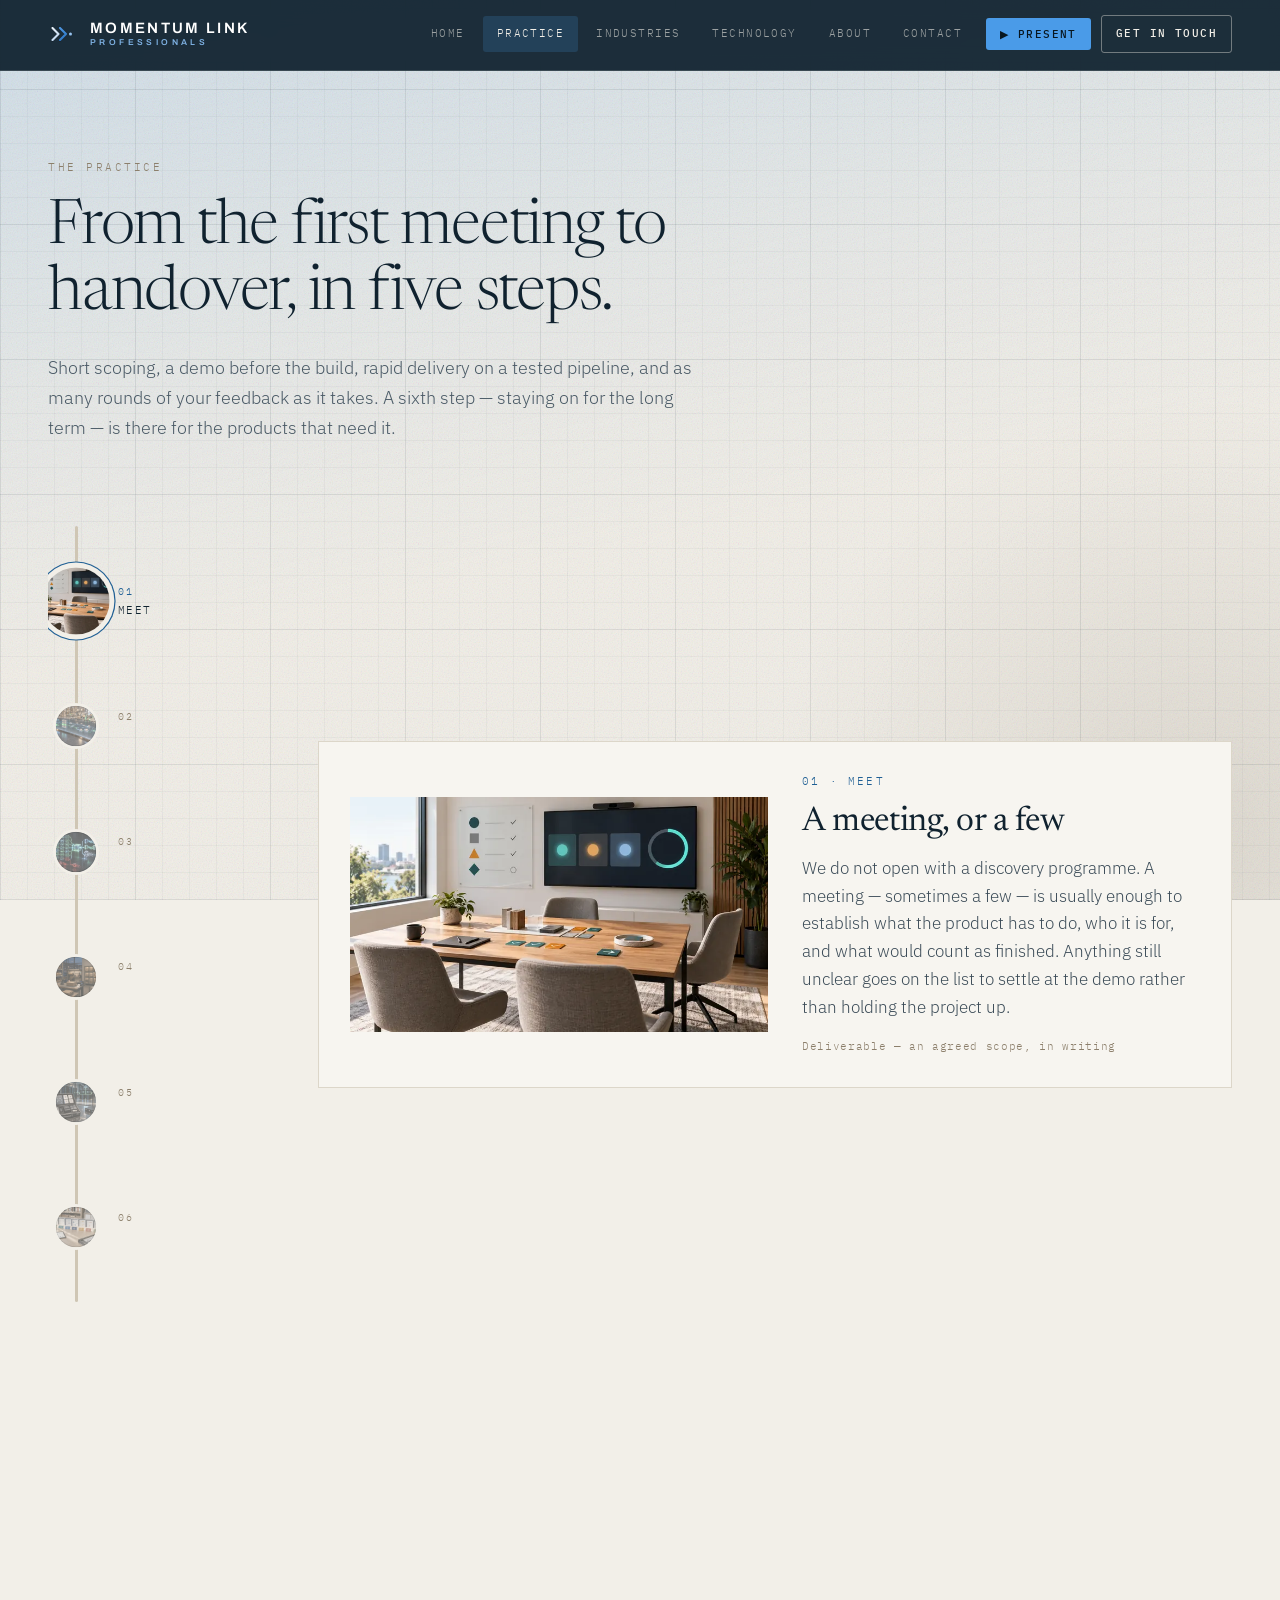
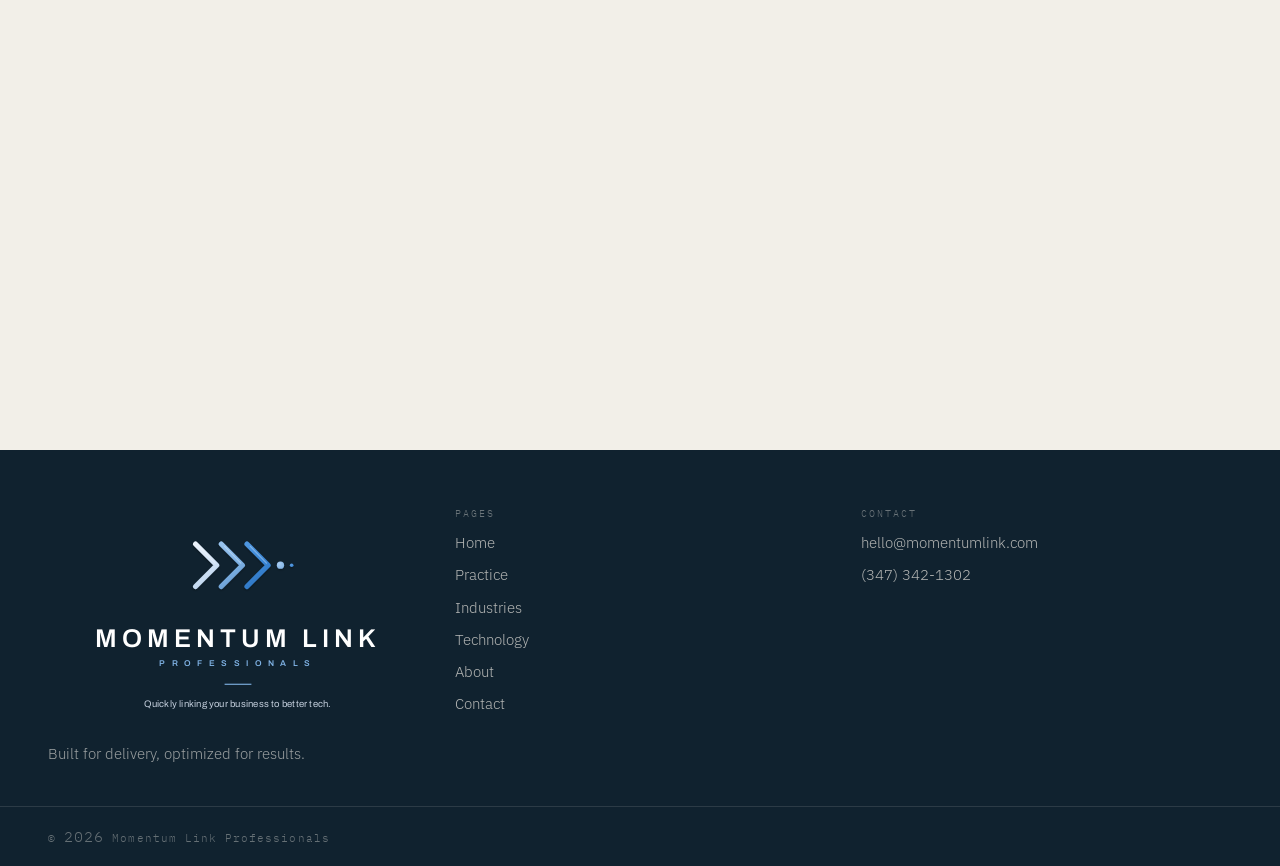
<file: practice.html>
<!DOCTYPE html>
<html lang="en" class="no-js" data-media-base="/media/">
<head>
  <meta charset="utf-8">
  <meta name="viewport" content="width=device-width, initial-scale=1">
  <title>How We Work: A Demo First, Then the Build | Momentum Link</title>
  <meta name="description" content="A meeting or two to scope it, a demo before we build, rapid delivery on a tested CI/CD pipeline, unlimited rounds of feedback, then a full handover.">
  <meta name="theme-color" content="#10222F">
  <link rel="canonical" href="https://www.momentumlinkpro.com/practice">

  <meta property="og:type" content="website">
  <meta property="og:site_name" content="Momentum Link Professionals">
  <meta property="og:title" content="How We Work: A Demo First, Then the Build | Momentum Link">
  <meta property="og:description" content="A meeting or two to scope it, a demo before we build, rapid delivery on a tested CI/CD pipeline, unlimited rounds of feedback, then a full handover.">
  <meta property="og:image" content="https://www.momentumlinkpro.com/media/31-technology-complexity-to-clarity.jpg">
  <meta property="og:url" content="https://www.momentumlinkpro.com/practice">
  <meta name="twitter:card" content="summary_large_image">

  <link rel="icon" href="/favicon.svg" type="image/svg+xml">
  <link rel="apple-touch-icon" href="/favicon.svg">

  <link rel="preconnect" href="https://fonts.googleapis.com">
  <link rel="preconnect" href="https://fonts.gstatic.com" crossorigin>
  <link href="https://fonts.googleapis.com/css2?family=Newsreader:ital,opsz,wght@0,6..72,300;0,6..72,400;0,6..72,500;1,6..72,300&amp;family=IBM+Plex+Sans:wght@300;400;500;600&amp;family=IBM+Plex+Mono:wght@400;500&amp;family=Archivo:wght@600&amp;display=swap" rel="stylesheet">
  <link rel="stylesheet" href="/assets/css/site.css?v=83fd2c50">
  <script type="application/ld+json">{"@context":"https://schema.org","@graph":[{"@type":"ProfessionalService","@id":"https://www.momentumlinkpro.com/#organization","name":"Momentum Link Professionals","alternateName":"Momentum Link","url":"https://www.momentumlinkpro.com/","slogan":"Quickly linking your business to better tech.","description":"We build, migrate, and deliver modern software solutions — custom software builds, system migrations and smart agents that handle real work.","email":"hello@momentumlink.com","telephone":"(347) 342-1302","logo":{"@type":"ImageObject","url":"https://www.momentumlinkpro.com/assets/logo/momentum-link-dark-stacked.svg"},"image":"https://www.momentumlinkpro.com/media/31-technology-complexity-to-clarity.jpg","sameAs":["https://www.momentumlinkpro.com/"],"knowsAbout":["Custom software development","System migration","Software agents and automation","CI/CD delivery","API integration","Cloud-native systems","Data engineering"],"areaServed":[{"@type":"Industry","name":"Manufacturing and Logistics"},{"@type":"Industry","name":"Construction"},{"@type":"Industry","name":"Wholesale Distribution"},{"@type":"Industry","name":"Property Management"},{"@type":"Industry","name":"Retail and Ecommerce"},{"@type":"Industry","name":"Telecommunications"}],"hasOfferCatalog":{"@type":"OfferCatalog","name":"What we do","itemListElement":[{"@type":"Offer","itemOffered":{"@type":"Service","name":"Custom Software Builds","description":"Software built around your business — bespoke where that is what it takes, proven packages and libraries where they already do the job better."}},{"@type":"Offer","itemOffered":{"@type":"Service","name":"System Migrations","description":"We bridge the gap between outdated systems and modern technology — handling the entire transition end to end."}},{"@type":"Offer","itemOffered":{"@type":"Service","name":"Smart Agents","description":"Working agents that handle real tasks — automation that finishes the job and frees up your team."}},{"@type":"Offer","itemOffered":{"@type":"Service","name":"Tech Research and Strategy","description":"We constantly research the latest technology so you always get the best option — not just an option."}},{"@type":"Offer","itemOffered":{"@type":"Service","name":"Optimization and Tuning","description":"We optimize every solution to fit your specific use case — performance, cost, and workflow all dialled in."}},{"@type":"Offer","itemOffered":{"@type":"Service","name":"Full Delivery","description":"From planning to launch to support — we handle the whole journey. You just use what we build."}}]}},{"@type":"WebSite","@id":"https://www.momentumlinkpro.com/#website","url":"https://www.momentumlinkpro.com/","name":"Momentum Link Professionals","publisher":{"@id":"https://www.momentumlinkpro.com/#organization"},"inLanguage":"en"},{"@type":"WebPage","@id":"https://www.momentumlinkpro.com/practice#webpage","url":"https://www.momentumlinkpro.com/practice","name":"How We Work: A Demo First, Then the Build | Momentum Link","description":"A meeting or two to scope it, a demo before we build, rapid delivery on a tested CI/CD pipeline, unlimited rounds of feedback, then a full handover.","isPartOf":{"@id":"https://www.momentumlinkpro.com/#website"},"about":{"@id":"https://www.momentumlinkpro.com/#organization"},"inLanguage":"en","breadcrumb":{"@id":"https://www.momentumlinkpro.com/practice#breadcrumb"}},{"@type":"BreadcrumbList","@id":"https://www.momentumlinkpro.com/practice#breadcrumb","itemListElement":[{"@type":"ListItem","position":1,"name":"Home","item":"https://www.momentumlinkpro.com/"},{"@type":"ListItem","position":2,"name":"Practice","item":"https://www.momentumlinkpro.com/practice"}]}]}</script>

  <script>document.documentElement.className = document.documentElement.className.replace("no-js", "js");</script>
</head>
<body data-page="practice">
  <a class="skip-link" href="#main">Skip to content</a>

  <header class="site-header">
    <div class="site-header__inner">
      <a class="brand" href="/" aria-label="Momentum Link Professionals — home">
        <span class="brand__mark" aria-hidden="true"><svg width="120" height="120" viewBox="0 0 120 120" xmlns="http://www.w3.org/2000/svg"><title>Momentum Link mark</title>
<defs>
  <linearGradient id="mk-g1" x1="0" y1="0" x2="0.35" y2="1"><stop offset="0" stop-color="#EAF2FB"></stop><stop offset="0.6" stop-color="#D3E4F6"></stop><stop offset="1" stop-color="#C1D8F0"></stop></linearGradient>
  <linearGradient id="mk-g2" x1="0" y1="0" x2="0.35" y2="1"><stop offset="0" stop-color="#97C3EE"></stop><stop offset="0.6" stop-color="#7FB2E4"></stop><stop offset="1" stop-color="#6DA1D6"></stop></linearGradient>
  <linearGradient id="mk-g3" x1="0" y1="0" x2="0.35" y2="1"><stop offset="0" stop-color="#4E96E0"></stop><stop offset="0.6" stop-color="#3B87D6"></stop><stop offset="1" stop-color="#3078C4"></stop></linearGradient>
  <radialGradient id="mk-d1" cx="0.32" cy="0.28" r="0.85"><stop offset="0" stop-color="#A8CCF1"></stop><stop offset="1" stop-color="#7FB2E4"></stop></radialGradient>
  <radialGradient id="mk-d2" cx="0.32" cy="0.28" r="0.85"><stop offset="0" stop-color="#5C9CE0"></stop><stop offset="1" stop-color="#3B87D6"></stop></radialGradient>
  <filter id="mk-sh" x="-25%" y="-25%" width="150%" height="150%"><feDropShadow dx="0" dy="2" stdDeviation="2" flood-color="#000000" flood-opacity="0.35"></feDropShadow></filter>
</defs>
<g transform="translate(52, 60)" filter="url(#mk-sh)">
  <path d="M -34,-24 L -10,0 L -34,24" fill="none" stroke="url(#mk-g1)" stroke-width="8" stroke-linecap="round" stroke-linejoin="round"></path>
  <path d="M -4,-24 L 20,0 L -4,24" fill="none" stroke="url(#mk-g3)" stroke-width="8" stroke-linecap="round" stroke-linejoin="round"></path>
  <circle cx="38" cy="0" r="6" fill="url(#mk-d1)"></circle>
</g>
</svg></span>
        <span class="brand__text">
          <span class="brand__name">MOMENTUM LINK</span>
          <span class="brand__tag">PROFESSIONALS</span>
        </span>
      </a>

      <button class="nav-toggle" type="button" data-nav-toggle aria-expanded="false" aria-controls="site-nav" aria-label="Menu">
        <span aria-hidden="true"></span>
      </button>

      <nav class="nav" id="site-nav" aria-label="Primary">
          <a class="nav__link" href="/">Home</a>
          <a class="nav__link" href="/practice" aria-current="page">Practice</a>
          <a class="nav__link" href="/industries">Industries</a>
          <a class="nav__link" href="/technology">Technology</a>
          <a class="nav__link" href="/about">About</a>
          <a class="nav__link" href="/contact">Contact</a>
        <button class="nav__present" type="button" data-open-pres hidden>&#9654; Present</button>
        <a class="nav__cta" href="/contact" data-open-contact>Get in touch</a>
      </nav>
    </div>
    <div class="progress" data-progress aria-hidden="true"></div>
  </header>

  <main id="main">
    <section class="page-head shell">
      <p class="eyebrow">The practice</p>
      <h1 class="display">From the first meeting to handover, in five steps.</h1>
      <p class="lede">Short scoping, a demo before the build, rapid delivery on a tested pipeline, and as many rounds of your feedback as it takes. A sixth step — staying on for the long term — is there for the products that need it.</p>
    </section>

    <div class="process shell" data-process>
      <div class="process__pin">
        <nav class="process__rail" aria-label="The six steps">
          <span class="process__track" aria-hidden="true"><span class="process__fill" data-process-fill></span></span>
          <ol class="process__points">
          <li class="process__item" data-process-point="0">
            <a class="process__point" href="#step-01">
              <span class="process__thumb"><picture><source type="image/webp" srcset="/media/43-process-meeting-768.webp 768w, /media/43-process-meeting.webp 1536w" sizes="220px"><img src="/media/43-process-meeting.jpg" srcset="/media/43-process-meeting-768.jpg 768w, /media/43-process-meeting.jpg 1536w" sizes="220px" alt="" width="1536" height="864" loading="lazy" decoding="async"></picture></span>
              <span class="process__meta">
                <span class="process__num">01</span>
                <span class="process__label">Meet</span>
              </span>
            </a>
          </li>
          <li class="process__item" data-process-point="1">
            <a class="process__point" href="#step-02">
              <span class="process__thumb"><picture><source type="image/webp" srcset="/media/44-process-demo-768.webp 768w, /media/44-process-demo.webp 1536w" sizes="220px"><img src="/media/44-process-demo.jpg" srcset="/media/44-process-demo-768.jpg 768w, /media/44-process-demo.jpg 1536w" sizes="220px" alt="" width="1536" height="1024" loading="lazy" decoding="async"></picture></span>
              <span class="process__meta">
                <span class="process__num">02</span>
                <span class="process__label">Demo</span>
              </span>
            </a>
          </li>
          <li class="process__item" data-process-point="2">
            <a class="process__point" href="#step-03">
              <span class="process__thumb"><picture><source type="image/webp" srcset="/media/45-process-cicd-pipeline-768.webp 768w, /media/45-process-cicd-pipeline.webp 1536w" sizes="220px"><img src="/media/45-process-cicd-pipeline.jpg" srcset="/media/45-process-cicd-pipeline-768.jpg 768w, /media/45-process-cicd-pipeline.jpg 1536w" sizes="220px" alt="" width="1536" height="546" loading="lazy" decoding="async"></picture></span>
              <span class="process__meta">
                <span class="process__num">03</span>
                <span class="process__label">Build</span>
              </span>
            </a>
          </li>
          <li class="process__item" data-process-point="3">
            <a class="process__point" href="#step-04">
              <span class="process__thumb"><picture><source type="image/webp" srcset="/media/05-practice-continuous-enhancements-768.webp 768w, /media/05-practice-continuous-enhancements.webp 1536w" sizes="220px"><img src="/media/05-practice-continuous-enhancements.jpg" srcset="/media/05-practice-continuous-enhancements-768.jpg 768w, /media/05-practice-continuous-enhancements.jpg 1536w" sizes="220px" alt="" width="1536" height="1024" loading="lazy" decoding="async"></picture></span>
              <span class="process__meta">
                <span class="process__num">04</span>
                <span class="process__label">Iterate</span>
              </span>
            </a>
          </li>
          <li class="process__item" data-process-point="4">
            <a class="process__point" href="#step-05">
              <span class="process__thumb"><picture><source type="image/webp" srcset="/media/46-process-handover-768.webp 768w, /media/46-process-handover.webp 1536w" sizes="220px"><img src="/media/46-process-handover.jpg" srcset="/media/46-process-handover-768.jpg 768w, /media/46-process-handover.jpg 1536w" sizes="220px" alt="" width="1536" height="1024" loading="lazy" decoding="async"></picture></span>
              <span class="process__meta">
                <span class="process__num">05</span>
                <span class="process__label">Handover</span>
              </span>
            </a>
          </li>
          <li class="process__item" data-process-point="5">
            <a class="process__point" href="#step-06">
              <span class="process__thumb"><picture><source type="image/webp" srcset="/media/06-practice-long-term-technology-care-768.webp 768w, /media/06-practice-long-term-technology-care.webp 1536w" sizes="220px"><img src="/media/06-practice-long-term-technology-care.jpg" srcset="/media/06-practice-long-term-technology-care-768.jpg 768w, /media/06-practice-long-term-technology-care.jpg 1536w" sizes="220px" alt="" width="1536" height="1024" loading="lazy" decoding="async"></picture></span>
              <span class="process__meta">
                <span class="process__num">06</span>
                <span class="process__label">Partner</span>
              </span>
            </a>
          </li>
          </ol>
        </nav>

        <div class="process__stage">
        <article class="step" id="step-01" data-step>
          <div class="step__inner">
            <div class="step__media" style="--media-ratio:1536/864"><picture><source type="image/webp" srcset="/media/43-process-meeting-768.webp 768w, /media/43-process-meeting.webp 1536w" sizes="(max-width: 560px) 100vw, (max-width: 1240px) 50vw, 620px"><img src="/media/43-process-meeting.jpg" srcset="/media/43-process-meeting-768.jpg 768w, /media/43-process-meeting.jpg 1536w" sizes="(max-width: 560px) 100vw, (max-width: 1240px) 50vw, 620px" alt="A meeting, or a few" width="1536" height="864" loading="lazy" decoding="async"></picture></div>
            <div class="step__copy">
              <p class="step__num">01 &middot; Meet</p>
              <h2 class="step__title">A meeting, or a few</h2>
              <p class="step__body">We do not open with a discovery programme. A meeting — sometimes a few — is usually enough to establish what the product has to do, who it is for, and what would count as finished. Anything still unclear goes on the list to settle at the demo rather than holding the project up.</p>
              <p class="step__deliverable">Deliverable — an agreed scope, in writing</p>
            </div>
          </div>
        </article>
        <article class="step" id="step-02" data-step>
          <div class="step__inner">
            <div class="step__media" style="--media-ratio:1536/1024"><picture><source type="image/webp" srcset="/media/44-process-demo-768.webp 768w, /media/44-process-demo.webp 1536w" sizes="(max-width: 560px) 100vw, (max-width: 1240px) 50vw, 620px"><img src="/media/44-process-demo.jpg" srcset="/media/44-process-demo-768.jpg 768w, /media/44-process-demo.jpg 1536w" sizes="(max-width: 560px) 100vw, (max-width: 1240px) 50vw, 620px" alt="A demo that shows what we understood" width="1536" height="1024" loading="lazy" decoding="async"></picture></div>
            <div class="step__copy">
              <p class="step__num">02 &middot; Demo</p>
              <h2 class="step__title">A demo that shows what we understood</h2>
              <p class="step__body">Rather than hand back a specification for you to imagine, we build a demo that shows what we understood and put it in front of you. You mark it up, we correct it, and the build does not start in earnest until you agree it is right.</p>
              <p class="step__deliverable">Deliverable — a working demo, and your notes on it</p>
            </div>
          </div>
        </article>
        <article class="step" id="step-03" data-step>
          <div class="step__inner step__inner--wide">
            <div class="step__media" style="--media-ratio:1536/546"><picture data-defer><source type="image/webp" data-srcset="/media/45-process-cicd-pipeline-768.webp 768w, /media/45-process-cicd-pipeline.webp 1536w" sizes="(max-width: 560px) 100vw, (max-width: 1240px) 50vw, 620px"><img src="data:image/svg+xml,%3Csvg xmlns='http://www.w3.org/2000/svg'/%3E" data-src="/media/45-process-cicd-pipeline.jpg" data-srcset="/media/45-process-cicd-pipeline-768.jpg 768w, /media/45-process-cicd-pipeline.jpg 1536w" sizes="(max-width: 560px) 100vw, (max-width: 1240px) 50vw, 620px" alt="Rapid build, tested and shipped" width="1536" height="546" loading="lazy" decoding="async"></picture><noscript><img src="/media/45-process-cicd-pipeline.jpg" srcset="/media/45-process-cicd-pipeline-768.jpg 768w, /media/45-process-cicd-pipeline.jpg 1536w" sizes="(max-width: 560px) 100vw, (max-width: 1240px) 50vw, 620px" alt="Rapid build, tested and shipped" width="1536" height="546" loading="lazy" decoding="async"></noscript></div>
            <div class="step__copy">
              <p class="step__num">03 &middot; Build</p>
              <h2 class="step__title">Rapid build, tested and shipped</h2>
              <p class="step__body">The build moves fast because deployment is automated — a short CI/CD workflow puts each change in front of you without ceremony. Testing is not what gets cut for it: before a release goes out it goes through a comprehensive session, a good deal of it by hand, because that is what actually finds the things that matter.</p>
              <p class="step__deliverable">Deliverable — the working product, tested and deployed</p>
            </div>
          </div>
        </article>
        <article class="step" id="step-04" data-step>
          <div class="step__inner">
            <div class="step__media" style="--media-ratio:1536/1024"><picture data-defer><source type="image/webp" data-srcset="/media/05-practice-continuous-enhancements-768.webp 768w, /media/05-practice-continuous-enhancements.webp 1536w" sizes="(max-width: 560px) 100vw, (max-width: 1240px) 50vw, 620px"><img src="data:image/svg+xml,%3Csvg xmlns='http://www.w3.org/2000/svg'/%3E" data-src="/media/05-practice-continuous-enhancements.jpg" data-srcset="/media/05-practice-continuous-enhancements-768.jpg 768w, /media/05-practice-continuous-enhancements.jpg 1536w" sizes="(max-width: 560px) 100vw, (max-width: 1240px) 50vw, 620px" alt="Your feedback, for as many rounds as it takes" width="1536" height="1024" loading="lazy" decoding="async"></picture><noscript><img src="/media/05-practice-continuous-enhancements.jpg" srcset="/media/05-practice-continuous-enhancements-768.jpg 768w, /media/05-practice-continuous-enhancements.jpg 1536w" sizes="(max-width: 560px) 100vw, (max-width: 1240px) 50vw, 620px" alt="Your feedback, for as many rounds as it takes" width="1536" height="1024" loading="lazy" decoding="async"></noscript></div>
            <div class="step__copy">
              <p class="step__num">04 &middot; Iterate</p>
              <h2 class="step__title">Your feedback, for as many rounds as it takes</h2>
              <p class="step__body">Once it is in your hands the useful feedback starts, and it rarely arrives all at once. We keep iterating for as many rounds as it takes — the count is not capped, and asking for another pass is expected rather than an imposition. Automated tests run on every update through the iteration, so a change made for this round does not quietly break something that worked in the last.</p>
              <p class="step__deliverable">Deliverable — a release for every round of feedback</p>
            </div>
          </div>
        </article>
        <article class="step" id="step-05" data-step>
          <div class="step__inner">
            <div class="step__media" style="--media-ratio:1536/1024"><picture data-defer><source type="image/webp" data-srcset="/media/46-process-handover-768.webp 768w, /media/46-process-handover.webp 1536w" sizes="(max-width: 560px) 100vw, (max-width: 1240px) 50vw, 620px"><img src="data:image/svg+xml,%3Csvg xmlns='http://www.w3.org/2000/svg'/%3E" data-src="/media/46-process-handover.jpg" data-srcset="/media/46-process-handover-768.jpg 768w, /media/46-process-handover.jpg 1536w" sizes="(max-width: 560px) 100vw, (max-width: 1240px) 50vw, 620px" alt="Complete, and handed over in full" width="1536" height="1024" loading="lazy" decoding="async"></picture><noscript><img src="/media/46-process-handover.jpg" srcset="/media/46-process-handover-768.jpg 768w, /media/46-process-handover.jpg 1536w" sizes="(max-width: 560px) 100vw, (max-width: 1240px) 50vw, 620px" alt="Complete, and handed over in full" width="1536" height="1024" loading="lazy" decoding="async"></noscript></div>
            <div class="step__copy">
              <p class="step__num">05 &middot; Handover</p>
              <h2 class="step__title">Complete, and handed over in full</h2>
              <p class="step__body">How long that takes depends on the product. When the iterations stop earning their place the work is complete, and the product, its code and everything needed to run it are handed over. The measure is simple: everyone is satisfied with what they got.</p>
              <p class="step__deliverable">Deliverable — full handover of the product and its code</p>
            </div>
          </div>
        </article>
        <article class="step" id="step-06" data-step>
          <div class="step__inner">
            <div class="step__media" style="--media-ratio:1536/1024"><picture data-defer><source type="image/webp" data-srcset="/media/06-practice-long-term-technology-care-768.webp 768w, /media/06-practice-long-term-technology-care.webp 1536w" sizes="(max-width: 560px) 100vw, (max-width: 1240px) 50vw, 620px"><img src="data:image/svg+xml,%3Csvg xmlns='http://www.w3.org/2000/svg'/%3E" data-src="/media/06-practice-long-term-technology-care.jpg" data-srcset="/media/06-practice-long-term-technology-care-768.jpg 768w, /media/06-practice-long-term-technology-care.jpg 1536w" sizes="(max-width: 560px) 100vw, (max-width: 1240px) 50vw, 620px" alt="A long-term arrangement, where a product needs one" width="1536" height="1024" loading="lazy" decoding="async"></picture><noscript><img src="/media/06-practice-long-term-technology-care.jpg" srcset="/media/06-practice-long-term-technology-care-768.jpg 768w, /media/06-practice-long-term-technology-care.jpg 1536w" sizes="(max-width: 560px) 100vw, (max-width: 1240px) 50vw, 620px" alt="A long-term arrangement, where a product needs one" width="1536" height="1024" loading="lazy" decoding="async"></noscript></div>
            <div class="step__copy">
              <p class="step__num">06 &middot; Partner</p>
              <h2 class="step__title">A long-term arrangement, where a product needs one</h2>
              <p class="step__body">Some products are finished at handover. Others keep moving, and for those we stay on: continued development, maintenance and accountability for as long as the product warrants it. It is an option, not a condition of working together.</p>
              <p class="step__deliverable">Optional — an ongoing arrangement, for the products that call for it</p>
            </div>
          </div>
        </article>
        </div>
      </div>
    </div>
  </main>

  <footer class="site-footer">
    <div class="site-footer__grid">
      <div class="site-footer__col">
        <span class="site-footer__logo"><svg width="680" height="408" viewBox="0 0 680 408" xmlns="http://www.w3.org/2000/svg"><title>Momentum Link Professionals</title>
<defs>
  <linearGradient id="st-g1" x1="0" y1="0" x2="0.35" y2="1"><stop offset="0" stop-color="#EAF2FB"></stop><stop offset="0.6" stop-color="#D3E4F6"></stop><stop offset="1" stop-color="#C1D8F0"></stop></linearGradient>
  <linearGradient id="st-g2" x1="0" y1="0" x2="0.35" y2="1"><stop offset="0" stop-color="#97C3EE"></stop><stop offset="0.6" stop-color="#7FB2E4"></stop><stop offset="1" stop-color="#6DA1D6"></stop></linearGradient>
  <linearGradient id="st-g3" x1="0" y1="0" x2="0.35" y2="1"><stop offset="0" stop-color="#4E96E0"></stop><stop offset="0.6" stop-color="#3B87D6"></stop><stop offset="1" stop-color="#3078C4"></stop></linearGradient>
  <radialGradient id="st-d1" cx="0.32" cy="0.28" r="0.85"><stop offset="0" stop-color="#A8CCF1"></stop><stop offset="1" stop-color="#7FB2E4"></stop></radialGradient>
  <radialGradient id="st-d2" cx="0.32" cy="0.28" r="0.85"><stop offset="0" stop-color="#5C9CE0"></stop><stop offset="1" stop-color="#3B87D6"></stop></radialGradient>
  <filter id="st-sh" x="-25%" y="-25%" width="150%" height="150%"><feDropShadow dx="0" dy="2" stdDeviation="2" flood-color="#000000" flood-opacity="0.35"></feDropShadow></filter>
</defs>
<g transform="translate(340, 106)" filter="url(#st-sh)">
  <path d="M -76,-38 L -38,0 L -76,38" fill="none" stroke="url(#st-g1)" stroke-width="9" stroke-linecap="round" stroke-linejoin="round"></path>
  <path d="M -30,-38 L 8,0 L -30,38" fill="none" stroke="url(#st-g2)" stroke-width="9" stroke-linecap="round" stroke-linejoin="round"></path>
  <path d="M 16,-38 L 54,0 L 16,38" fill="none" stroke="url(#st-g3)" stroke-width="9" stroke-linecap="round" stroke-linejoin="round"></path>
  <circle cx="76" cy="0" r="6.5" fill="url(#st-d1)"></circle>
  <circle cx="96" cy="0" r="3.25" fill="url(#st-d2)"></circle>
  <g stroke="#FFFFFF" stroke-opacity="0.32" stroke-width="2" fill="none" stroke-linecap="round" transform="translate(0, -1.6)">
    <path d="M -70,-32 L -41,-2"></path><path d="M -24,-32 L 5,-2"></path><path d="M 22,-32 L 51,-2"></path>
  </g>
</g>
<text x="340" y="252" text-anchor="middle" font-family="Archivo, Helvetica, Arial, sans-serif" font-size="46" font-weight="600" fill="#FFFFFF" letter-spacing="9">MOMENTUM LINK</text>
<text x="340" y="286" text-anchor="middle" font-family="Archivo, Helvetica, Arial, sans-serif" font-size="15" font-weight="600" fill="#7FB2E4" letter-spacing="11.5">PROFESSIONALS</text>
<rect x="316" y="318" width="48" height="2" fill="#7FB2E4"></rect>
<text x="340" y="360" text-anchor="middle" font-family="Archivo, Helvetica, Arial, sans-serif" font-size="17" font-weight="400" fill="#C3CEDC" letter-spacing="0.4">Quickly linking your business to better tech.</text>
</svg></span>
        <span class="site-footer__blurb">Built for delivery, optimized for results.</span>
      </div>
      <div class="site-footer__col">
        <span class="site-footer__head">Pages</span>
        <a href="/">Home</a>
        <a href="/practice">Practice</a>
        <a href="/industries">Industries</a>
        <a href="/technology">Technology</a>
        <a href="/about">About</a>
        <a href="/contact">Contact</a>
      </div>
      <div class="site-footer__col">
        <span class="site-footer__head">Contact</span>
        <a href="mailto:hello@momentumlink.com">hello@momentumlink.com</a>
        <a href="tel:+13473421302">(347) 342-1302</a>
      </div>
    </div>
    <div class="site-footer__meta">
      <div>&copy; <span data-year>2026</span> Momentum Link Professionals</div>
    </div>
  </footer>


  <div class="modal" data-contact-modal hidden role="dialog" aria-modal="true" aria-labelledby="modal-title">
    <div class="modal__scrim" data-modal-close></div>
    <div class="modal__panel">
      <button class="modal__close" type="button" data-modal-close aria-label="Close">&#10005;</button>
      <div class="modal__media"><picture><source type="image/webp" srcset="/media/43-process-meeting-768.webp 768w, /media/43-process-meeting.webp 1536w" sizes="(max-width: 900px) 100vw, 420px"><img src="/media/43-process-meeting.jpg" srcset="/media/43-process-meeting-768.jpg 768w, /media/43-process-meeting.jpg 1536w" sizes="(max-width: 900px) 100vw, 420px" alt="A meeting to establish what the project needs" width="1536" height="864" loading="lazy" decoding="async"></picture></div>
      <div class="modal__body">
        <p class="eyebrow">Get in touch</p>
        <h2 class="modal__title" id="modal-title">Let&#8217;s get to work.</h2>
        <p class="modal__text">Tell us about your business — we will handle the technology. A meeting or two is usually all it takes before you are looking at a working demo.</p>
        <p class="modal__direct">
          <a href="mailto:hello@momentumlink.com">hello@momentumlink.com</a>
          <a href="tel:+13473421302">(347) 342-1302</a>
        </p>
        
      <form class="form-card" data-contact-form data-endpoint="https://api.web3forms.com/submit" data-mailto="hello@momentumlink.com"
            action="mailto:hello@momentumlink.com" method="post" enctype="text/plain" novalidate>
        <h2 class="form-card__title">Send a brief</h2>
          <input type="hidden" name="access_key" value="9cf20289-3ef2-48a5-9e5a-fce82434f151">
          <input type="hidden" name="subject" value="New brief from momentumlink.com">
          <input type="hidden" name="from_name" value="Momentum Link website">
          <input type="checkbox" name="botcheck" class="visually-hidden" tabindex="-1" autocomplete="off">
        <div class="form-fields">
            <div class="field">
              <label class="field__label" for="m-name">Name *</label>
              <input type="text" id="m-name" name="name" placeholder="Your name"
                     autocomplete="name" required>
              <p class="field__error" aria-live="polite"></p>
            </div>
            <div class="field">
              <label class="field__label" for="m-email">Email *</label>
              <input type="email" id="m-email" name="email" placeholder="you@company.com"
                     autocomplete="email" required>
              <p class="field__error" aria-live="polite"></p>
            </div>
          <div class="field">
            <label class="field__label" for="m-message">What you need *</label>
            <textarea id="m-message" name="message" rows="3"
                      placeholder="Tell us about your business and what you are trying to do." required></textarea>
            <p class="field__error" aria-live="polite"></p>
          </div>
        </div>
        <button class="btn btn--dark" type="submit">Send brief</button>
        <p class="form-status" data-form-status role="status" aria-live="polite"></p>
      </form>
      </div>
    </div>
  </div>

  <script src="/assets/js/site.js?v=43f302ec" defer></script>
</body>
</html>
</file>
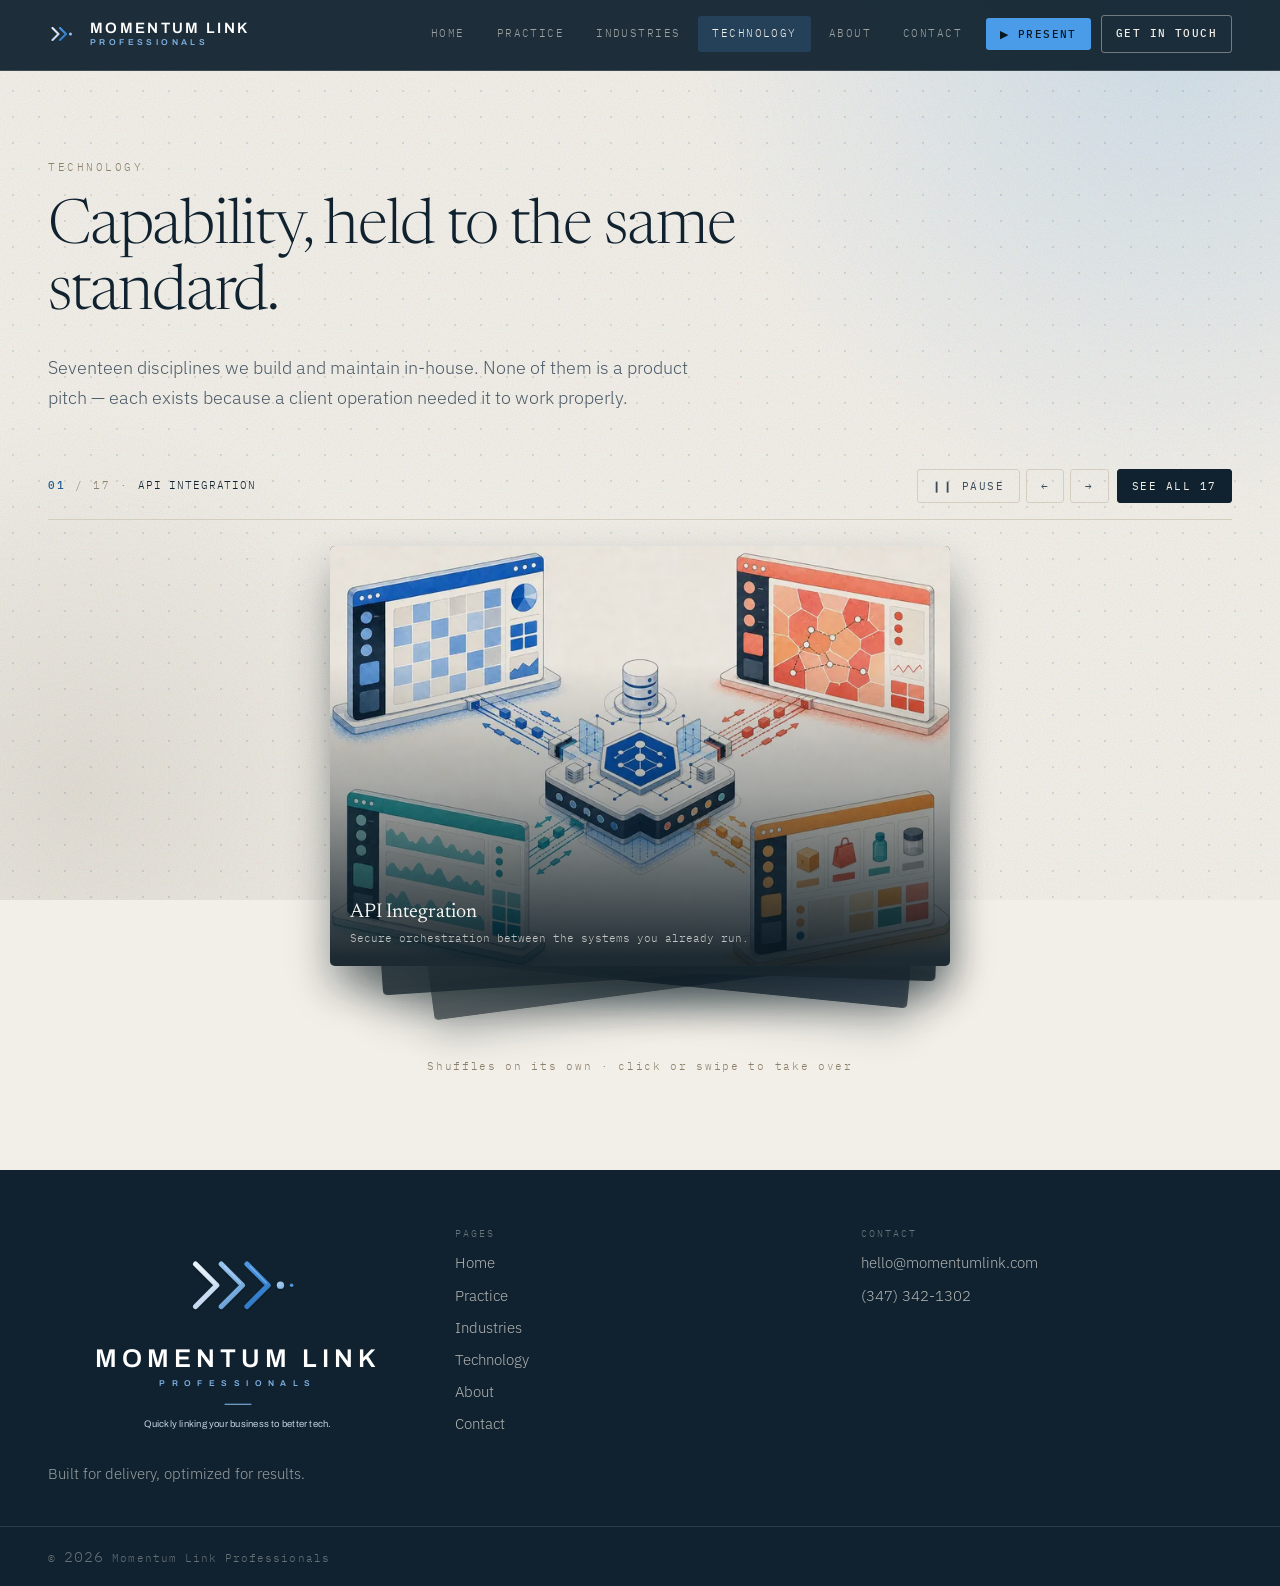
<file: technology.html>
<!DOCTYPE html>
<html lang="en" class="no-js" data-media-base="/media/">
<head>
  <meta charset="utf-8">
  <meta name="viewport" content="width=device-width, initial-scale=1">
  <title>Technology: Integration, Cloud, Data &amp; AI | Momentum Link</title>
  <meta name="description" content="Seventeen disciplines built and maintained in-house: API integration, cloud-native systems, data engineering, workflow automation, zero-trust security and more.">
  <meta name="theme-color" content="#10222F">
  <link rel="canonical" href="https://www.momentumlinkpro.com/technology">

  <meta property="og:type" content="website">
  <meta property="og:site_name" content="Momentum Link Professionals">
  <meta property="og:title" content="Technology: Integration, Cloud, Data &amp; AI | Momentum Link">
  <meta property="og:description" content="Seventeen disciplines built and maintained in-house: API integration, cloud-native systems, data engineering, workflow automation, zero-trust security and more.">
  <meta property="og:image" content="https://www.momentumlinkpro.com/media/31-technology-complexity-to-clarity.jpg">
  <meta property="og:url" content="https://www.momentumlinkpro.com/technology">
  <meta name="twitter:card" content="summary_large_image">

  <link rel="icon" href="/favicon.svg" type="image/svg+xml">
  <link rel="apple-touch-icon" href="/favicon.svg">

  <link rel="preconnect" href="https://fonts.googleapis.com">
  <link rel="preconnect" href="https://fonts.gstatic.com" crossorigin>
  <link href="https://fonts.googleapis.com/css2?family=Newsreader:ital,opsz,wght@0,6..72,300;0,6..72,400;0,6..72,500;1,6..72,300&amp;family=IBM+Plex+Sans:wght@300;400;500;600&amp;family=IBM+Plex+Mono:wght@400;500&amp;family=Archivo:wght@600&amp;display=swap" rel="stylesheet">
  <link rel="stylesheet" href="/assets/css/site.css?v=83fd2c50">
  <script type="application/ld+json">{"@context":"https://schema.org","@graph":[{"@type":"ProfessionalService","@id":"https://www.momentumlinkpro.com/#organization","name":"Momentum Link Professionals","alternateName":"Momentum Link","url":"https://www.momentumlinkpro.com/","slogan":"Quickly linking your business to better tech.","description":"We build, migrate, and deliver modern software solutions — custom software builds, system migrations and smart agents that handle real work.","email":"hello@momentumlink.com","telephone":"(347) 342-1302","logo":{"@type":"ImageObject","url":"https://www.momentumlinkpro.com/assets/logo/momentum-link-dark-stacked.svg"},"image":"https://www.momentumlinkpro.com/media/31-technology-complexity-to-clarity.jpg","sameAs":["https://www.momentumlinkpro.com/"],"knowsAbout":["Custom software development","System migration","Software agents and automation","CI/CD delivery","API integration","Cloud-native systems","Data engineering"],"areaServed":[{"@type":"Industry","name":"Manufacturing and Logistics"},{"@type":"Industry","name":"Construction"},{"@type":"Industry","name":"Wholesale Distribution"},{"@type":"Industry","name":"Property Management"},{"@type":"Industry","name":"Retail and Ecommerce"},{"@type":"Industry","name":"Telecommunications"}],"hasOfferCatalog":{"@type":"OfferCatalog","name":"What we do","itemListElement":[{"@type":"Offer","itemOffered":{"@type":"Service","name":"Custom Software Builds","description":"Software built around your business — bespoke where that is what it takes, proven packages and libraries where they already do the job better."}},{"@type":"Offer","itemOffered":{"@type":"Service","name":"System Migrations","description":"We bridge the gap between outdated systems and modern technology — handling the entire transition end to end."}},{"@type":"Offer","itemOffered":{"@type":"Service","name":"Smart Agents","description":"Working agents that handle real tasks — automation that finishes the job and frees up your team."}},{"@type":"Offer","itemOffered":{"@type":"Service","name":"Tech Research and Strategy","description":"We constantly research the latest technology so you always get the best option — not just an option."}},{"@type":"Offer","itemOffered":{"@type":"Service","name":"Optimization and Tuning","description":"We optimize every solution to fit your specific use case — performance, cost, and workflow all dialled in."}},{"@type":"Offer","itemOffered":{"@type":"Service","name":"Full Delivery","description":"From planning to launch to support — we handle the whole journey. You just use what we build."}}]}},{"@type":"WebSite","@id":"https://www.momentumlinkpro.com/#website","url":"https://www.momentumlinkpro.com/","name":"Momentum Link Professionals","publisher":{"@id":"https://www.momentumlinkpro.com/#organization"},"inLanguage":"en"},{"@type":"WebPage","@id":"https://www.momentumlinkpro.com/technology#webpage","url":"https://www.momentumlinkpro.com/technology","name":"Technology: Integration, Cloud, Data & AI | Momentum Link","description":"Seventeen disciplines built and maintained in-house: API integration, cloud-native systems, data engineering, workflow automation, zero-trust security and more.","isPartOf":{"@id":"https://www.momentumlinkpro.com/#website"},"about":{"@id":"https://www.momentumlinkpro.com/#organization"},"inLanguage":"en","breadcrumb":{"@id":"https://www.momentumlinkpro.com/technology#breadcrumb"}},{"@type":"BreadcrumbList","@id":"https://www.momentumlinkpro.com/technology#breadcrumb","itemListElement":[{"@type":"ListItem","position":1,"name":"Home","item":"https://www.momentumlinkpro.com/"},{"@type":"ListItem","position":2,"name":"Technology","item":"https://www.momentumlinkpro.com/technology"}]}]}</script>

  <script>document.documentElement.className = document.documentElement.className.replace("no-js", "js");</script>
</head>
<body data-page="technology">
  <a class="skip-link" href="#main">Skip to content</a>

  <header class="site-header">
    <div class="site-header__inner">
      <a class="brand" href="/" aria-label="Momentum Link Professionals — home">
        <span class="brand__mark" aria-hidden="true"><svg width="120" height="120" viewBox="0 0 120 120" xmlns="http://www.w3.org/2000/svg"><title>Momentum Link mark</title>
<defs>
  <linearGradient id="mk-g1" x1="0" y1="0" x2="0.35" y2="1"><stop offset="0" stop-color="#EAF2FB"></stop><stop offset="0.6" stop-color="#D3E4F6"></stop><stop offset="1" stop-color="#C1D8F0"></stop></linearGradient>
  <linearGradient id="mk-g2" x1="0" y1="0" x2="0.35" y2="1"><stop offset="0" stop-color="#97C3EE"></stop><stop offset="0.6" stop-color="#7FB2E4"></stop><stop offset="1" stop-color="#6DA1D6"></stop></linearGradient>
  <linearGradient id="mk-g3" x1="0" y1="0" x2="0.35" y2="1"><stop offset="0" stop-color="#4E96E0"></stop><stop offset="0.6" stop-color="#3B87D6"></stop><stop offset="1" stop-color="#3078C4"></stop></linearGradient>
  <radialGradient id="mk-d1" cx="0.32" cy="0.28" r="0.85"><stop offset="0" stop-color="#A8CCF1"></stop><stop offset="1" stop-color="#7FB2E4"></stop></radialGradient>
  <radialGradient id="mk-d2" cx="0.32" cy="0.28" r="0.85"><stop offset="0" stop-color="#5C9CE0"></stop><stop offset="1" stop-color="#3B87D6"></stop></radialGradient>
  <filter id="mk-sh" x="-25%" y="-25%" width="150%" height="150%"><feDropShadow dx="0" dy="2" stdDeviation="2" flood-color="#000000" flood-opacity="0.35"></feDropShadow></filter>
</defs>
<g transform="translate(52, 60)" filter="url(#mk-sh)">
  <path d="M -34,-24 L -10,0 L -34,24" fill="none" stroke="url(#mk-g1)" stroke-width="8" stroke-linecap="round" stroke-linejoin="round"></path>
  <path d="M -4,-24 L 20,0 L -4,24" fill="none" stroke="url(#mk-g3)" stroke-width="8" stroke-linecap="round" stroke-linejoin="round"></path>
  <circle cx="38" cy="0" r="6" fill="url(#mk-d1)"></circle>
</g>
</svg></span>
        <span class="brand__text">
          <span class="brand__name">MOMENTUM LINK</span>
          <span class="brand__tag">PROFESSIONALS</span>
        </span>
      </a>

      <button class="nav-toggle" type="button" data-nav-toggle aria-expanded="false" aria-controls="site-nav" aria-label="Menu">
        <span aria-hidden="true"></span>
      </button>

      <nav class="nav" id="site-nav" aria-label="Primary">
          <a class="nav__link" href="/">Home</a>
          <a class="nav__link" href="/practice">Practice</a>
          <a class="nav__link" href="/industries">Industries</a>
          <a class="nav__link" href="/technology" aria-current="page">Technology</a>
          <a class="nav__link" href="/about">About</a>
          <a class="nav__link" href="/contact">Contact</a>
        <button class="nav__present" type="button" data-open-pres hidden>&#9654; Present</button>
        <a class="nav__cta" href="/contact" data-open-contact>Get in touch</a>
      </nav>
    </div>
    <div class="progress" data-progress aria-hidden="true"></div>
  </header>

  <main id="main">
    <section class="page-head shell">
      <p class="eyebrow">Technology</p>
      <h1 class="display">Capability, held to the same standard.</h1>
      <p class="lede">Seventeen disciplines we build and maintain in-house. None of them is a product pitch — each exists because a client operation needed it to work properly.</p>
    </section>

    <section class="card-section shell" style="padding-top:0" aria-label="Technology disciplines" data-deck-section>
      <div class="deck-bar" data-deck-bar hidden>
        <p class="deck-count"><b data-deck-index>01</b> / 17 &middot; <span data-deck-title></span></p>
        <div class="deck-actions">
          <span class="deck-nav" data-deck-nav>
            <button class="deck-btn" type="button" data-deck-auto aria-pressed="true" hidden>&#10073;&#10073; Pause</button>
            <button class="deck-btn" type="button" data-deck-prev aria-label="Previous card">&larr;</button>
            <button class="deck-btn" type="button" data-deck-next aria-label="Next card">&rarr;</button>
          </span>
          <button class="deck-btn deck-btn--primary" type="button" data-deck-toggle>See all 17</button>
        </div>
      </div>

      <div class="card-grid card-grid--tech" data-deck>
        <figure class="card card--tech" data-card data-reveal>
          <picture><source type="image/webp" srcset="/media/19-technology-api-integration-768.webp 768w, /media/19-technology-api-integration.webp 1536w" sizes="(max-width: 560px) 100vw, (max-width: 1240px) 34vw, 410px"><img src="/media/19-technology-api-integration.jpg" srcset="/media/19-technology-api-integration-768.jpg 768w, /media/19-technology-api-integration.jpg 1536w" sizes="(max-width: 560px) 100vw, (max-width: 1240px) 34vw, 410px" alt="API Integration" width="1536" height="1024" loading="lazy" decoding="async"></picture>
          <figcaption>
            <span class="card__title">API Integration</span>
            <span class="card__sub">Secure orchestration between the systems you already run.</span>
          </figcaption>
        </figure>
        <figure class="card card--tech" data-card data-reveal>
          <picture><source type="image/webp" srcset="/media/20-technology-cloud-native-systems-768.webp 768w, /media/20-technology-cloud-native-systems.webp 1536w" sizes="(max-width: 560px) 100vw, (max-width: 1240px) 34vw, 410px"><img src="/media/20-technology-cloud-native-systems.jpg" srcset="/media/20-technology-cloud-native-systems-768.jpg 768w, /media/20-technology-cloud-native-systems.jpg 1536w" sizes="(max-width: 560px) 100vw, (max-width: 1240px) 34vw, 410px" alt="Cloud-Native Systems" width="1536" height="1024" loading="lazy" decoding="async"></picture>
          <figcaption>
            <span class="card__title">Cloud-Native Systems</span>
            <span class="card__sub">Infrastructure that scales with demand rather than headcount.</span>
          </figcaption>
        </figure>
        <figure class="card card--tech" data-card data-reveal>
          <picture><source type="image/webp" srcset="/media/21-technology-data-engineering-768.webp 768w, /media/21-technology-data-engineering.webp 1536w" sizes="(max-width: 560px) 100vw, (max-width: 1240px) 34vw, 410px"><img src="/media/21-technology-data-engineering.jpg" srcset="/media/21-technology-data-engineering-768.jpg 768w, /media/21-technology-data-engineering.jpg 1536w" sizes="(max-width: 560px) 100vw, (max-width: 1240px) 34vw, 410px" alt="Data Engineering" width="1536" height="768" loading="lazy" decoding="async"></picture>
          <figcaption>
            <span class="card__title">Data Engineering</span>
            <span class="card__sub">Pipelines that turn scattered records into one dependable source.</span>
          </figcaption>
        </figure>
        <figure class="card card--tech" data-card data-reveal>
          <picture data-defer><source type="image/webp" data-srcset="/media/22-technology-cross-platform-apps-768.webp 768w, /media/22-technology-cross-platform-apps.webp 1536w" sizes="(max-width: 560px) 100vw, (max-width: 1240px) 34vw, 410px"><img src="data:image/svg+xml,%3Csvg xmlns='http://www.w3.org/2000/svg'/%3E" data-src="/media/22-technology-cross-platform-apps.jpg" data-srcset="/media/22-technology-cross-platform-apps-768.jpg 768w, /media/22-technology-cross-platform-apps.jpg 1536w" sizes="(max-width: 560px) 100vw, (max-width: 1240px) 34vw, 410px" alt="Cross-Platform Applications" width="1536" height="1024" loading="lazy" decoding="async"></picture><noscript><img src="/media/22-technology-cross-platform-apps.jpg" srcset="/media/22-technology-cross-platform-apps-768.jpg 768w, /media/22-technology-cross-platform-apps.jpg 1536w" sizes="(max-width: 560px) 100vw, (max-width: 1240px) 34vw, 410px" alt="Cross-Platform Applications" width="1536" height="1024" loading="lazy" decoding="async"></noscript>
          <figcaption>
            <span class="card__title">Cross-Platform Applications</span>
            <span class="card__sub">One product serving the desk, the warehouse floor, and the field.</span>
          </figcaption>
        </figure>
        <figure class="card card--tech" data-card data-reveal>
          <picture data-defer><source type="image/webp" data-srcset="/media/23-technology-workflow-automation-768.webp 768w, /media/23-technology-workflow-automation.webp 1536w" sizes="(max-width: 560px) 100vw, (max-width: 1240px) 34vw, 410px"><img src="data:image/svg+xml,%3Csvg xmlns='http://www.w3.org/2000/svg'/%3E" data-src="/media/23-technology-workflow-automation.jpg" data-srcset="/media/23-technology-workflow-automation-768.jpg 768w, /media/23-technology-workflow-automation.jpg 1536w" sizes="(max-width: 560px) 100vw, (max-width: 1240px) 34vw, 410px" alt="Workflow Automation" width="1536" height="727" loading="lazy" decoding="async"></picture><noscript><img src="/media/23-technology-workflow-automation.jpg" srcset="/media/23-technology-workflow-automation-768.jpg 768w, /media/23-technology-workflow-automation.jpg 1536w" sizes="(max-width: 560px) 100vw, (max-width: 1240px) 34vw, 410px" alt="Workflow Automation" width="1536" height="727" loading="lazy" decoding="async"></noscript>
          <figcaption>
            <span class="card__title">Workflow Automation</span>
            <span class="card__sub">Removing the manual steps nobody should still be doing.</span>
          </figcaption>
        </figure>
        <figure class="card card--tech" data-card data-reveal>
          <picture data-defer><source type="image/webp" data-srcset="/media/24-technology-accessible-design-768.webp 768w, /media/24-technology-accessible-design.webp 1536w" sizes="(max-width: 560px) 100vw, (max-width: 1240px) 34vw, 410px"><img src="data:image/svg+xml,%3Csvg xmlns='http://www.w3.org/2000/svg'/%3E" data-src="/media/24-technology-accessible-design.jpg" data-srcset="/media/24-technology-accessible-design-768.jpg 768w, /media/24-technology-accessible-design.jpg 1536w" sizes="(max-width: 560px) 100vw, (max-width: 1240px) 34vw, 410px" alt="Accessibility and Inclusive Design" width="1536" height="1024" loading="lazy" decoding="async"></picture><noscript><img src="/media/24-technology-accessible-design.jpg" srcset="/media/24-technology-accessible-design-768.jpg 768w, /media/24-technology-accessible-design.jpg 1536w" sizes="(max-width: 560px) 100vw, (max-width: 1240px) 34vw, 410px" alt="Accessibility and Inclusive Design" width="1536" height="1024" loading="lazy" decoding="async"></noscript>
          <figcaption>
            <span class="card__title">Accessibility and Inclusive Design</span>
            <span class="card__sub">Interfaces every employee and customer can actually use.</span>
          </figcaption>
        </figure>
        <figure class="card card--tech" data-card data-reveal>
          <picture data-defer><source type="image/webp" data-srcset="/media/25-technology-responsible-ai-768.webp 768w, /media/25-technology-responsible-ai.webp 1536w" sizes="(max-width: 560px) 100vw, (max-width: 1240px) 34vw, 410px"><img src="data:image/svg+xml,%3Csvg xmlns='http://www.w3.org/2000/svg'/%3E" data-src="/media/25-technology-responsible-ai.jpg" data-srcset="/media/25-technology-responsible-ai-768.jpg 768w, /media/25-technology-responsible-ai.jpg 1536w" sizes="(max-width: 560px) 100vw, (max-width: 1240px) 34vw, 410px" alt="Responsible Artificial Intelligence" width="1536" height="1024" loading="lazy" decoding="async"></picture><noscript><img src="/media/25-technology-responsible-ai.jpg" srcset="/media/25-technology-responsible-ai-768.jpg 768w, /media/25-technology-responsible-ai.jpg 1536w" sizes="(max-width: 560px) 100vw, (max-width: 1240px) 34vw, 410px" alt="Responsible Artificial Intelligence" width="1536" height="1024" loading="lazy" decoding="async"></noscript>
          <figcaption>
            <span class="card__title">Responsible Artificial Intelligence</span>
            <span class="card__sub">Assistive models with human review wherever decisions carry weight.</span>
          </figcaption>
        </figure>
        <figure class="card card--tech" data-card data-reveal>
          <picture data-defer><source type="image/webp" data-srcset="/media/26-technology-zero-trust-security-768.webp 768w, /media/26-technology-zero-trust-security.webp 1536w" sizes="(max-width: 560px) 100vw, (max-width: 1240px) 34vw, 410px"><img src="data:image/svg+xml,%3Csvg xmlns='http://www.w3.org/2000/svg'/%3E" data-src="/media/26-technology-zero-trust-security.jpg" data-srcset="/media/26-technology-zero-trust-security-768.jpg 768w, /media/26-technology-zero-trust-security.jpg 1536w" sizes="(max-width: 560px) 100vw, (max-width: 1240px) 34vw, 410px" alt="Zero-Trust Security and Identity" width="1536" height="852" loading="lazy" decoding="async"></picture><noscript><img src="/media/26-technology-zero-trust-security.jpg" srcset="/media/26-technology-zero-trust-security-768.jpg 768w, /media/26-technology-zero-trust-security.jpg 1536w" sizes="(max-width: 560px) 100vw, (max-width: 1240px) 34vw, 410px" alt="Zero-Trust Security and Identity" width="1536" height="852" loading="lazy" decoding="async"></noscript>
          <figcaption>
            <span class="card__title">Zero-Trust Security and Identity</span>
            <span class="card__sub">Identity-first access control across every service and site.</span>
          </figcaption>
        </figure>
        <figure class="card card--tech" data-card data-reveal>
          <picture data-defer><source type="image/webp" data-srcset="/media/27-technology-digital-twin-768.webp 768w, /media/27-technology-digital-twin.webp 1536w" sizes="(max-width: 560px) 100vw, (max-width: 1240px) 34vw, 410px"><img src="data:image/svg+xml,%3Csvg xmlns='http://www.w3.org/2000/svg'/%3E" data-src="/media/27-technology-digital-twin.jpg" data-srcset="/media/27-technology-digital-twin-768.jpg 768w, /media/27-technology-digital-twin.jpg 1536w" sizes="(max-width: 560px) 100vw, (max-width: 1240px) 34vw, 410px" alt="Digital Twins and Simulation" width="1536" height="1024" loading="lazy" decoding="async"></picture><noscript><img src="/media/27-technology-digital-twin.jpg" srcset="/media/27-technology-digital-twin-768.jpg 768w, /media/27-technology-digital-twin.jpg 1536w" sizes="(max-width: 560px) 100vw, (max-width: 1240px) 34vw, 410px" alt="Digital Twins and Simulation" width="1536" height="1024" loading="lazy" decoding="async"></noscript>
          <figcaption>
            <span class="card__title">Digital Twins and Simulation</span>
            <span class="card__sub">Testing an operational change before committing to it.</span>
          </figcaption>
        </figure>
        <figure class="card card--tech" data-card data-reveal>
          <picture data-defer><source type="image/webp" data-srcset="/media/28-technology-private-analytics-768.webp 768w, /media/28-technology-private-analytics.webp 1536w" sizes="(max-width: 560px) 100vw, (max-width: 1240px) 34vw, 410px"><img src="data:image/svg+xml,%3Csvg xmlns='http://www.w3.org/2000/svg'/%3E" data-src="/media/28-technology-private-analytics.jpg" data-srcset="/media/28-technology-private-analytics-768.jpg 768w, /media/28-technology-private-analytics.jpg 1536w" sizes="(max-width: 560px) 100vw, (max-width: 1240px) 34vw, 410px" alt="Privacy-Preserving Analytics" width="1536" height="1024" loading="lazy" decoding="async"></picture><noscript><img src="/media/28-technology-private-analytics.jpg" srcset="/media/28-technology-private-analytics-768.jpg 768w, /media/28-technology-private-analytics.jpg 1536w" sizes="(max-width: 560px) 100vw, (max-width: 1240px) 34vw, 410px" alt="Privacy-Preserving Analytics" width="1536" height="1024" loading="lazy" decoding="async"></noscript>
          <figcaption>
            <span class="card__title">Privacy-Preserving Analytics</span>
            <span class="card__sub">Insight drawn from your data without exposing it.</span>
          </figcaption>
        </figure>
        <figure class="card card--tech" data-card data-reveal>
          <picture data-defer><source type="image/webp" data-srcset="/media/29-technology-modular-platform-768.webp 768w, /media/29-technology-modular-platform.webp 1536w" sizes="(max-width: 560px) 100vw, (max-width: 1240px) 34vw, 410px"><img src="data:image/svg+xml,%3Csvg xmlns='http://www.w3.org/2000/svg'/%3E" data-src="/media/29-technology-modular-platform.jpg" data-srcset="/media/29-technology-modular-platform-768.jpg 768w, /media/29-technology-modular-platform.jpg 1536w" sizes="(max-width: 560px) 100vw, (max-width: 1240px) 34vw, 410px" alt="Scalable Modular Platforms" width="1536" height="1024" loading="lazy" decoding="async"></picture><noscript><img src="/media/29-technology-modular-platform.jpg" srcset="/media/29-technology-modular-platform-768.jpg 768w, /media/29-technology-modular-platform.jpg 1536w" sizes="(max-width: 560px) 100vw, (max-width: 1240px) 34vw, 410px" alt="Scalable Modular Platforms" width="1536" height="1024" loading="lazy" decoding="async"></noscript>
          <figcaption>
            <span class="card__title">Scalable Modular Platforms</span>
            <span class="card__sub">Capability added in increments, never in rewrites.</span>
          </figcaption>
        </figure>
        <figure class="card card--tech" data-card data-reveal>
          <picture data-defer><source type="image/webp" data-srcset="/media/30-technology-connected-ecosystem-768.webp 768w, /media/30-technology-connected-ecosystem.webp 1536w" sizes="(max-width: 560px) 100vw, (max-width: 1240px) 34vw, 410px"><img src="data:image/svg+xml,%3Csvg xmlns='http://www.w3.org/2000/svg'/%3E" data-src="/media/30-technology-connected-ecosystem.jpg" data-srcset="/media/30-technology-connected-ecosystem-768.jpg 768w, /media/30-technology-connected-ecosystem.jpg 1536w" sizes="(max-width: 560px) 100vw, (max-width: 1240px) 34vw, 410px" alt="Connected Technology Ecosystem" width="1536" height="1024" loading="lazy" decoding="async"></picture><noscript><img src="/media/30-technology-connected-ecosystem.jpg" srcset="/media/30-technology-connected-ecosystem-768.jpg 768w, /media/30-technology-connected-ecosystem.jpg 1536w" sizes="(max-width: 560px) 100vw, (max-width: 1240px) 34vw, 410px" alt="Connected Technology Ecosystem" width="1536" height="1024" loading="lazy" decoding="async"></noscript>
          <figcaption>
            <span class="card__title">Connected Technology Ecosystem</span>
            <span class="card__sub">Sites, plants and stores operating as a single network.</span>
          </figcaption>
        </figure>
        <figure class="card card--tech" data-card data-reveal>
          <picture data-defer><source type="image/webp" data-srcset="/media/31-technology-complexity-to-clarity-768.webp 768w, /media/31-technology-complexity-to-clarity.webp 1536w" sizes="(max-width: 560px) 100vw, (max-width: 1240px) 34vw, 410px"><img src="data:image/svg+xml,%3Csvg xmlns='http://www.w3.org/2000/svg'/%3E" data-src="/media/31-technology-complexity-to-clarity.jpg" data-srcset="/media/31-technology-complexity-to-clarity-768.jpg 768w, /media/31-technology-complexity-to-clarity.jpg 1536w" sizes="(max-width: 560px) 100vw, (max-width: 1240px) 34vw, 410px" alt="From Complexity to Clarity" width="1536" height="1024" loading="lazy" decoding="async"></picture><noscript><img src="/media/31-technology-complexity-to-clarity.jpg" srcset="/media/31-technology-complexity-to-clarity-768.jpg 768w, /media/31-technology-complexity-to-clarity.jpg 1536w" sizes="(max-width: 560px) 100vw, (max-width: 1240px) 34vw, 410px" alt="From Complexity to Clarity" width="1536" height="1024" loading="lazy" decoding="async"></noscript>
          <figcaption>
            <span class="card__title">From Complexity to Clarity</span>
            <span class="card__sub">Untangling accumulated systems into something legible.</span>
          </figcaption>
        </figure>
        <figure class="card card--tech" data-card data-reveal>
          <picture data-defer><source type="image/webp" data-srcset="/media/32-technology-connected-physical-operations-768.webp 768w, /media/32-technology-connected-physical-operations.webp 1536w" sizes="(max-width: 560px) 100vw, (max-width: 1240px) 34vw, 410px"><img src="data:image/svg+xml,%3Csvg xmlns='http://www.w3.org/2000/svg'/%3E" data-src="/media/32-technology-connected-physical-operations.jpg" data-srcset="/media/32-technology-connected-physical-operations-768.jpg 768w, /media/32-technology-connected-physical-operations.jpg 1536w" sizes="(max-width: 560px) 100vw, (max-width: 1240px) 34vw, 410px" alt="Connected Physical Operations" width="1536" height="1024" loading="lazy" decoding="async"></picture><noscript><img src="/media/32-technology-connected-physical-operations.jpg" srcset="/media/32-technology-connected-physical-operations-768.jpg 768w, /media/32-technology-connected-physical-operations.jpg 1536w" sizes="(max-width: 560px) 100vw, (max-width: 1240px) 34vw, 410px" alt="Connected Physical Operations" width="1536" height="1024" loading="lazy" decoding="async"></noscript>
          <figcaption>
            <span class="card__title">Connected Physical Operations</span>
            <span class="card__sub">Software tied to what actually moves on the ground.</span>
          </figcaption>
        </figure>
        <figure class="card card--tech" data-card data-reveal>
          <picture data-defer><source type="image/webp" data-srcset="/media/33-technology-modular-product-evolution-768.webp 768w, /media/33-technology-modular-product-evolution.webp 1536w" sizes="(max-width: 560px) 100vw, (max-width: 1240px) 34vw, 410px"><img src="data:image/svg+xml,%3Csvg xmlns='http://www.w3.org/2000/svg'/%3E" data-src="/media/33-technology-modular-product-evolution.jpg" data-srcset="/media/33-technology-modular-product-evolution-768.jpg 768w, /media/33-technology-modular-product-evolution.jpg 1536w" sizes="(max-width: 560px) 100vw, (max-width: 1240px) 34vw, 410px" alt="Modular Product Evolution" width="1536" height="1024" loading="lazy" decoding="async"></picture><noscript><img src="/media/33-technology-modular-product-evolution.jpg" srcset="/media/33-technology-modular-product-evolution-768.jpg 768w, /media/33-technology-modular-product-evolution.jpg 1536w" sizes="(max-width: 560px) 100vw, (max-width: 1240px) 34vw, 410px" alt="Modular Product Evolution" width="1536" height="1024" loading="lazy" decoding="async"></noscript>
          <figcaption>
            <span class="card__title">Modular Product Evolution</span>
            <span class="card__sub">Products that grow one considered module at a time.</span>
          </figcaption>
        </figure>
        <figure class="card card--tech" data-card data-reveal>
          <picture data-defer><source type="image/webp" data-srcset="/media/34-technology-secure-data-journey-768.webp 768w, /media/34-technology-secure-data-journey.webp 1536w" sizes="(max-width: 560px) 100vw, (max-width: 1240px) 34vw, 410px"><img src="data:image/svg+xml,%3Csvg xmlns='http://www.w3.org/2000/svg'/%3E" data-src="/media/34-technology-secure-data-journey.jpg" data-srcset="/media/34-technology-secure-data-journey-768.jpg 768w, /media/34-technology-secure-data-journey.jpg 1536w" sizes="(max-width: 560px) 100vw, (max-width: 1240px) 34vw, 410px" alt="Secure Data Journey" width="1536" height="1024" loading="lazy" decoding="async"></picture><noscript><img src="/media/34-technology-secure-data-journey.jpg" srcset="/media/34-technology-secure-data-journey-768.jpg 768w, /media/34-technology-secure-data-journey.jpg 1536w" sizes="(max-width: 560px) 100vw, (max-width: 1240px) 34vw, 410px" alt="Secure Data Journey" width="1536" height="1024" loading="lazy" decoding="async"></noscript>
          <figcaption>
            <span class="card__title">Secure Data Journey</span>
            <span class="card__sub">Encrypted, auditable movement from capture through to report.</span>
          </figcaption>
        </figure>
        <figure class="card card--tech" data-card data-reveal>
          <picture data-defer><source type="image/webp" data-srcset="/media/35-technology-continuous-improvement-768.webp 768w, /media/35-technology-continuous-improvement.webp 1536w" sizes="(max-width: 560px) 100vw, (max-width: 1240px) 34vw, 410px"><img src="data:image/svg+xml,%3Csvg xmlns='http://www.w3.org/2000/svg'/%3E" data-src="/media/35-technology-continuous-improvement.jpg" data-srcset="/media/35-technology-continuous-improvement-768.jpg 768w, /media/35-technology-continuous-improvement.jpg 1536w" sizes="(max-width: 560px) 100vw, (max-width: 1240px) 34vw, 410px" alt="Continuous Improvement Loop" width="1536" height="1024" loading="lazy" decoding="async"></picture><noscript><img src="/media/35-technology-continuous-improvement.jpg" srcset="/media/35-technology-continuous-improvement-768.jpg 768w, /media/35-technology-continuous-improvement.jpg 1536w" sizes="(max-width: 560px) 100vw, (max-width: 1240px) 34vw, 410px" alt="Continuous Improvement Loop" width="1536" height="1024" loading="lazy" decoding="async"></noscript>
          <figcaption>
            <span class="card__title">Continuous Improvement Loop</span>
            <span class="card__sub">A standing cycle of measure, adjust, and release.</span>
          </figcaption>
        </figure>
      </div>

      <p class="deck-hint" data-deck-hint hidden>Shuffles on its own &middot; click or swipe to take over</p>
      <p class="deck-live visually-hidden" data-deck-live role="status" aria-live="polite"></p>
    </section>
  </main>

  <footer class="site-footer">
    <div class="site-footer__grid">
      <div class="site-footer__col">
        <span class="site-footer__logo"><svg width="680" height="408" viewBox="0 0 680 408" xmlns="http://www.w3.org/2000/svg"><title>Momentum Link Professionals</title>
<defs>
  <linearGradient id="st-g1" x1="0" y1="0" x2="0.35" y2="1"><stop offset="0" stop-color="#EAF2FB"></stop><stop offset="0.6" stop-color="#D3E4F6"></stop><stop offset="1" stop-color="#C1D8F0"></stop></linearGradient>
  <linearGradient id="st-g2" x1="0" y1="0" x2="0.35" y2="1"><stop offset="0" stop-color="#97C3EE"></stop><stop offset="0.6" stop-color="#7FB2E4"></stop><stop offset="1" stop-color="#6DA1D6"></stop></linearGradient>
  <linearGradient id="st-g3" x1="0" y1="0" x2="0.35" y2="1"><stop offset="0" stop-color="#4E96E0"></stop><stop offset="0.6" stop-color="#3B87D6"></stop><stop offset="1" stop-color="#3078C4"></stop></linearGradient>
  <radialGradient id="st-d1" cx="0.32" cy="0.28" r="0.85"><stop offset="0" stop-color="#A8CCF1"></stop><stop offset="1" stop-color="#7FB2E4"></stop></radialGradient>
  <radialGradient id="st-d2" cx="0.32" cy="0.28" r="0.85"><stop offset="0" stop-color="#5C9CE0"></stop><stop offset="1" stop-color="#3B87D6"></stop></radialGradient>
  <filter id="st-sh" x="-25%" y="-25%" width="150%" height="150%"><feDropShadow dx="0" dy="2" stdDeviation="2" flood-color="#000000" flood-opacity="0.35"></feDropShadow></filter>
</defs>
<g transform="translate(340, 106)" filter="url(#st-sh)">
  <path d="M -76,-38 L -38,0 L -76,38" fill="none" stroke="url(#st-g1)" stroke-width="9" stroke-linecap="round" stroke-linejoin="round"></path>
  <path d="M -30,-38 L 8,0 L -30,38" fill="none" stroke="url(#st-g2)" stroke-width="9" stroke-linecap="round" stroke-linejoin="round"></path>
  <path d="M 16,-38 L 54,0 L 16,38" fill="none" stroke="url(#st-g3)" stroke-width="9" stroke-linecap="round" stroke-linejoin="round"></path>
  <circle cx="76" cy="0" r="6.5" fill="url(#st-d1)"></circle>
  <circle cx="96" cy="0" r="3.25" fill="url(#st-d2)"></circle>
  <g stroke="#FFFFFF" stroke-opacity="0.32" stroke-width="2" fill="none" stroke-linecap="round" transform="translate(0, -1.6)">
    <path d="M -70,-32 L -41,-2"></path><path d="M -24,-32 L 5,-2"></path><path d="M 22,-32 L 51,-2"></path>
  </g>
</g>
<text x="340" y="252" text-anchor="middle" font-family="Archivo, Helvetica, Arial, sans-serif" font-size="46" font-weight="600" fill="#FFFFFF" letter-spacing="9">MOMENTUM LINK</text>
<text x="340" y="286" text-anchor="middle" font-family="Archivo, Helvetica, Arial, sans-serif" font-size="15" font-weight="600" fill="#7FB2E4" letter-spacing="11.5">PROFESSIONALS</text>
<rect x="316" y="318" width="48" height="2" fill="#7FB2E4"></rect>
<text x="340" y="360" text-anchor="middle" font-family="Archivo, Helvetica, Arial, sans-serif" font-size="17" font-weight="400" fill="#C3CEDC" letter-spacing="0.4">Quickly linking your business to better tech.</text>
</svg></span>
        <span class="site-footer__blurb">Built for delivery, optimized for results.</span>
      </div>
      <div class="site-footer__col">
        <span class="site-footer__head">Pages</span>
        <a href="/">Home</a>
        <a href="/practice">Practice</a>
        <a href="/industries">Industries</a>
        <a href="/technology">Technology</a>
        <a href="/about">About</a>
        <a href="/contact">Contact</a>
      </div>
      <div class="site-footer__col">
        <span class="site-footer__head">Contact</span>
        <a href="mailto:hello@momentumlink.com">hello@momentumlink.com</a>
        <a href="tel:+13473421302">(347) 342-1302</a>
      </div>
    </div>
    <div class="site-footer__meta">
      <div>&copy; <span data-year>2026</span> Momentum Link Professionals</div>
    </div>
  </footer>


  <div class="modal" data-contact-modal hidden role="dialog" aria-modal="true" aria-labelledby="modal-title">
    <div class="modal__scrim" data-modal-close></div>
    <div class="modal__panel">
      <button class="modal__close" type="button" data-modal-close aria-label="Close">&#10005;</button>
      <div class="modal__media"><picture><source type="image/webp" srcset="/media/43-process-meeting-768.webp 768w, /media/43-process-meeting.webp 1536w" sizes="(max-width: 900px) 100vw, 420px"><img src="/media/43-process-meeting.jpg" srcset="/media/43-process-meeting-768.jpg 768w, /media/43-process-meeting.jpg 1536w" sizes="(max-width: 900px) 100vw, 420px" alt="A meeting to establish what the project needs" width="1536" height="864" loading="lazy" decoding="async"></picture></div>
      <div class="modal__body">
        <p class="eyebrow">Get in touch</p>
        <h2 class="modal__title" id="modal-title">Let&#8217;s get to work.</h2>
        <p class="modal__text">Tell us about your business — we will handle the technology. A meeting or two is usually all it takes before you are looking at a working demo.</p>
        <p class="modal__direct">
          <a href="mailto:hello@momentumlink.com">hello@momentumlink.com</a>
          <a href="tel:+13473421302">(347) 342-1302</a>
        </p>
        
      <form class="form-card" data-contact-form data-endpoint="https://api.web3forms.com/submit" data-mailto="hello@momentumlink.com"
            action="mailto:hello@momentumlink.com" method="post" enctype="text/plain" novalidate>
        <h2 class="form-card__title">Send a brief</h2>
          <input type="hidden" name="access_key" value="9cf20289-3ef2-48a5-9e5a-fce82434f151">
          <input type="hidden" name="subject" value="New brief from momentumlink.com">
          <input type="hidden" name="from_name" value="Momentum Link website">
          <input type="checkbox" name="botcheck" class="visually-hidden" tabindex="-1" autocomplete="off">
        <div class="form-fields">
            <div class="field">
              <label class="field__label" for="m-name">Name *</label>
              <input type="text" id="m-name" name="name" placeholder="Your name"
                     autocomplete="name" required>
              <p class="field__error" aria-live="polite"></p>
            </div>
            <div class="field">
              <label class="field__label" for="m-email">Email *</label>
              <input type="email" id="m-email" name="email" placeholder="you@company.com"
                     autocomplete="email" required>
              <p class="field__error" aria-live="polite"></p>
            </div>
          <div class="field">
            <label class="field__label" for="m-message">What you need *</label>
            <textarea id="m-message" name="message" rows="3"
                      placeholder="Tell us about your business and what you are trying to do." required></textarea>
            <p class="field__error" aria-live="polite"></p>
          </div>
        </div>
        <button class="btn btn--dark" type="submit">Send brief</button>
        <p class="form-status" data-form-status role="status" aria-live="polite"></p>
      </form>
      </div>
    </div>
  </div>

  <script src="/assets/js/site.js?v=43f302ec" defer></script>
</body>
</html>
</file>
<file: assets/css/site.css>
/* ==========================================================================
   Momentum Link Professionals — site stylesheet
   Palette, type scale and components carried over from the original design.
   ========================================================================== */

:root {
  --cream: #F2EFE8;
  --cream-panel: #F7F5F0;
  --rule: #DCD6C9;
  --rule-strong: #D5CEC0;
  --ink: #10222F;
  --ink-deep: #08161F;
  --blue: #4A9BE8;
  --blue-light: #7FBCF0;
  --blue-dark: #1F5F94;
  --rust: #C2542F;
  --sand: #8C7F6B;
  --slate: #4A5A66;
  --slate-dark: #3C4C58;
  --slate-body: #2C3E4B;
  --slate-soft: #6B7A85;

  --serif: 'Newsreader', Georgia, 'Times New Roman', serif;
  --sans: 'IBM Plex Sans', system-ui, -apple-system, 'Segoe UI', sans-serif;
  --mono: 'IBM Plex Mono', ui-monospace, SFMono-Regular, Menlo, monospace;

  --shell: 1240px;
  --gutter: 28px;
  --header-h: 68px;
  --ease-out: cubic-bezier(.22, .61, .36, 1);
  --ease-expo: cubic-bezier(.19, 1, .22, 1);
}

*, *::before, *::after { box-sizing: border-box; }

html { scroll-behavior: smooth; }

body {
  margin: 0;
  background: transparent;   /* the cream lives on <html>; see Page grounds */
  color: var(--ink);
  font-family: var(--sans);
  font-weight: 300;
  font-size: 16px;
  line-height: 1.6;
  -webkit-font-smoothing: antialiased;
  text-rendering: optimizeLegibility;
}

body.is-locked { overflow: hidden; }

/* ── Page grounds ─────────────────────────────────────────────────────────
   The cream stays the constant; each page earns a different texture on top
   of it, drawn from the same palette and kept far enough back that it reads
   as paper rather than decoration. Dark sections paint over it as before.

   It is drawn on one fixed pseudo-element behind the content rather than with
   background-attachment: fixed, which forces a full repaint on every scroll —
   this page does enough scroll work already.
   ------------------------------------------------------------------------ */

:root {
  /* A fine paper grain, shared by every page. */
  --grain: url("data:image/svg+xml,%3Csvg xmlns='http://www.w3.org/2000/svg' width='160' height='160'%3E%3Cfilter id='g'%3E%3CfeTurbulence type='fractalNoise' baseFrequency='.8' numOctaves='3' stitchTiles='stitch'/%3E%3C/filter%3E%3Crect width='160' height='160' filter='url(%23g)' opacity='.19'/%3E%3C/svg%3E");
}

html { background-color: var(--cream); }

body::before {
  content: "";
  position: fixed;
  inset: 0;
  z-index: -1;
  pointer-events: none;
  background-image: var(--grain);
  background-size: 160px 160px;
}

/* Home — the pools of light the hero opens on. */
body[data-page="home"]::before {
  background-image:
    var(--grain),
    radial-gradient(58vw 58vw at 10% 2%, rgba(74, 155, 232, .24), transparent 62%),
    radial-gradient(52vw 52vw at 94% 74%, rgba(194, 84, 47, .14), transparent 60%),
    radial-gradient(46vw 46vw at 50% 108%, rgba(140, 127, 107, .16), transparent 62%);
  background-size: 160px 160px, auto, auto, auto;
  background-repeat: repeat, no-repeat, no-repeat, no-repeat;
}

/* Practice — planning paper: a fine grid with a heavier rule every fifth
   cell, under a light gradient falling from the top. */
body[data-page="practice"]::before {
  background-image:
    var(--grain),
    repeating-linear-gradient(0deg, rgba(16, 34, 47, .04) 0 1px, transparent 1px 27px),
    repeating-linear-gradient(90deg, rgba(16, 34, 47, .04) 0 1px, transparent 1px 27px),
    repeating-linear-gradient(0deg, rgba(16, 34, 47, .065) 0 1px, transparent 1px 135px),
    repeating-linear-gradient(90deg, rgba(16, 34, 47, .065) 0 1px, transparent 1px 135px),
    linear-gradient(168deg, rgba(74, 155, 232, .22) 0%, rgba(74, 155, 232, .07) 34%, rgba(74, 155, 232, 0) 58%),
    radial-gradient(54vw 54vw at 94% 92%, rgba(140, 127, 107, .2), transparent 62%);
  background-size: 160px 160px, auto, auto, auto, auto, auto, auto;
  background-repeat: repeat, repeat, repeat, repeat, repeat, no-repeat, no-repeat;
}

/* Industries — a drawing-board hatch. */
body[data-page="industries"]::before {
  background-image:
    var(--grain),
    repeating-linear-gradient(45deg, rgba(16, 34, 47, .05) 0 1px, transparent 1px 15px),
    radial-gradient(54vw 54vw at 4% 8%, rgba(140, 127, 107, .24), transparent 62%),
    radial-gradient(50vw 50vw at 96% 78%, rgba(74, 155, 232, .17), transparent 62%);
  background-size: 160px 160px, auto, auto, auto;
  background-repeat: repeat, repeat, no-repeat, no-repeat;
}

/* Technology — a schematic dot grid. */
body[data-page="technology"]::before {
  background-image:
    var(--grain),
    radial-gradient(circle, rgba(16, 34, 47, .12) .9px, transparent 1.3px),
    radial-gradient(60vw 60vw at 92% 2%, rgba(74, 155, 232, .22), transparent 64%),
    radial-gradient(48vw 48vw at 6% 88%, rgba(140, 127, 107, .18), transparent 62%);
  background-size: 160px 160px, 26px 26px, auto, auto;
  background-repeat: repeat, repeat, no-repeat, no-repeat;
}

/* Contact — a single wash off the dark hero. */
body[data-page="contact"]::before {
  background-image:
    var(--grain),
    radial-gradient(72vw 46vw at 84% 0%, rgba(74, 155, 232, .24), transparent 66%),
    radial-gradient(48vw 48vw at 2% 90%, rgba(140, 127, 107, .2), transparent 62%),
    radial-gradient(40vw 40vw at 60% 52%, rgba(194, 84, 47, .09), transparent 60%);
  background-size: 160px 160px, auto, auto, auto;
  background-repeat: repeat, no-repeat, no-repeat, no-repeat;
}

/* The dark bands get depth too, so they are not flat slabs against it. */
.stats {
  background-image: radial-gradient(70% 160% at 12% 0%, rgba(74, 155, 232, .22), transparent 70%);
}
.site-footer {
  background-image: radial-gradient(60% 150% at 88% 0%, rgba(74, 155, 232, .18), transparent 72%);
}

img { max-width: 100%; display: block; }

/* ── Loading state for pictures ───────────────────────────────────────────
   Text arrives first; a picture's space should not sit blank while it is on
   its way. Every image carries a moving sheen until it has decoded, drawn on
   the image's own background so it shows through the transparent element and
   is covered the moment the picture paints. The mid grey reads against both
   the dark card grounds and the light media wells.
   ------------------------------------------------------------------------ */

@keyframes mlShimmer {
  from { background-position: 200% 0; }
  to   { background-position: -200% 0; }
}

.js img:not(.is-loaded) {
  background-image: linear-gradient(
    100deg,
    rgba(125, 136, 148, 0) 18%,
    rgba(125, 136, 148, .28) 38%,
    rgba(125, 136, 148, .28) 46%,
    rgba(125, 136, 148, 0) 66%
  );
  background-size: 220% 100%;
  background-repeat: no-repeat;
  animation: mlShimmer 1.5s linear infinite;
}
.js img.is-loaded { background-image: none; animation: none; }

@media (prefers-reduced-motion: reduce) {
  /* A steady tint rather than a moving one. */
  .js img:not(.is-loaded) {
    animation: none;
    background-image: linear-gradient(rgba(125, 136, 148, .22), rgba(125, 136, 148, .22));
    background-size: 100% 100%;
  }
}

a { color: var(--blue-dark); text-decoration: none; }
a:hover { color: var(--rust); }

::selection { background: var(--ink); color: var(--cream); }

:focus-visible {
  outline: 2px solid var(--blue);
  outline-offset: 3px;
  border-radius: 2px;
}

.shell { max-width: var(--shell); margin: 0 auto; padding-inline: var(--gutter); }

.skip-link {
  position: absolute;
  left: 12px;
  top: -60px;
  z-index: 400;
  background: var(--blue);
  color: var(--ink-deep);
  font-family: var(--mono);
  font-size: 12px;
  letter-spacing: .12em;
  text-transform: uppercase;
  padding: 10px 16px;
  border-radius: 3px;
  transition: top .2s ease;
}
.skip-link:focus { top: 12px; color: var(--ink-deep); }

/* ── Typographic primitives ───────────────────────────────────────────── */

.eyebrow {
  font-family: var(--mono);
  font-size: 10.5px;
  letter-spacing: .24em;
  text-transform: uppercase;
  color: var(--sand);
  margin: 0;
}
.eyebrow--blue { color: var(--blue-light); }

.display {
  font-family: var(--serif);
  font-weight: 300;
  letter-spacing: -.02em;
  line-height: 1.06;
  margin: 20px 0 0;
}

.lede {
  font-size: 18px;
  line-height: 1.65;
  color: var(--slate);
  max-width: 60ch;
  margin: 26px 0 0;
}

/* ── Buttons ──────────────────────────────────────────────────────────── */

.btn {
  display: inline-flex;
  align-items: center;
  gap: 8px;
  font-family: var(--mono);
  font-size: 11.5px;
  font-weight: 500;
  letter-spacing: .16em;
  text-transform: uppercase;
  padding: 15px 26px;
  border: 1px solid transparent;
  border-radius: 3px;
  cursor: pointer;
  transition: background .25s ease, color .25s ease, border-color .25s ease;
}
.btn--primary { background: var(--blue); color: var(--ink-deep); }
.btn--primary:hover { background: var(--blue-light); color: var(--ink-deep); }
.btn--ghost { background: transparent; color: var(--cream); border-color: rgba(242, 239, 232, .36); }
.btn--ghost:hover { border-color: var(--cream); color: var(--cream); }
.btn--ghost-fill { border-color: rgba(242, 239, 232, .4); }
.btn--ghost-fill:hover { background: var(--cream); color: var(--ink); }
.btn--dark { background: var(--ink); color: var(--cream); align-self: flex-start; }
.btn--dark:hover { background: var(--blue-dark); color: var(--cream); }

/* ── Header ───────────────────────────────────────────────────────────── */

.site-header {
  position: sticky;
  top: 0;
  z-index: 50;
  background: rgba(16, 34, 47, .94);
  backdrop-filter: blur(10px);
  border-bottom: 1px solid rgba(242, 239, 232, .14);
}

.site-header__inner {
  max-width: var(--shell);
  margin: 0 auto;
  padding: 0 var(--gutter);
  display: flex;
  align-items: center;
  justify-content: space-between;
  gap: 24px;
  min-height: var(--header-h);
}

.brand { display: flex; align-items: center; gap: 12px; }
.brand:hover { color: inherit; }
/*
   The lockup is rebuilt from the mark plus live text. Scaled to header height
   the supplied horizontal SVG renders "PROFESSIONALS" at under 4px, because
   its sub-line is 11px inside a 130px artboard.
*/
.brand__mark { display: block; width: 30px; height: 30px; flex: none; }
.brand__mark svg { display: block; width: 100%; height: 100%; }
.brand__text { display: flex; flex-direction: column; gap: 3px; }
.brand__name {
  font-family: 'Archivo', var(--sans);
  font-weight: 600;
  font-size: 15px;
  letter-spacing: .155em;
  color: #FFFFFF;
  line-height: 1;
}
.brand__tag {
  font-family: 'Archivo', var(--sans);
  font-weight: 600;
  font-size: 8.5px;
  letter-spacing: .40em;
  color: #7FB2E4;
  line-height: 1;
}

/* The stacked lockup carries the motto, so it needs room to stay readable. */
.site-footer__logo { display: block; width: clamp(280px, 34vw, 380px); }
.site-footer__logo svg { display: block; width: 100%; height: auto; }
.nav { display: flex; align-items: center; gap: 4px; }
.nav__link {
  font-family: var(--mono);
  font-size: 11px;
  letter-spacing: .13em;
  text-transform: uppercase;
  color: rgba(242, 239, 232, .6);
  background: transparent;
  border: 0;
  padding: 9px 14px;
  border-radius: 3px;
  transition: background .2s ease, color .2s ease;
}
.nav__link:hover { background: rgba(242, 239, 232, .12); color: var(--cream); }
.nav__link[aria-current="page"] { background: rgba(74, 155, 232, .18); color: var(--cream); }

.nav__present {
  font-family: var(--mono);
  font-size: 11px;
  font-weight: 500;
  letter-spacing: .13em;
  text-transform: uppercase;
  background: var(--blue);
  color: var(--ink-deep);
  border: 0;
  padding: 9px 14px;
  border-radius: 3px;
  cursor: pointer;
  margin-left: 6px;
  transition: background .2s ease;
}
.nav__present:hover { background: var(--blue-light); }

.nav-toggle {
  display: none;
  width: 42px; height: 38px;
  background: transparent;
  border: 1px solid rgba(242, 239, 232, .28);
  border-radius: 3px;
  cursor: pointer;
  padding: 0;
  position: relative;
}
.nav-toggle span,
.nav-toggle span::before,
.nav-toggle span::after {
  content: "";
  position: absolute;
  width: 18px; height: 1.5px;
  background: var(--cream);
  transition: transform .3s var(--ease-out), background .2s ease, top .3s var(--ease-out);
}
.nav-toggle span { top: 50%; left: 50%; margin: -.75px 0 0 -9px; }
.nav-toggle span::before { left: 0; top: -6px; }
.nav-toggle span::after { left: 0; top: 6px; }
.nav-toggle[aria-expanded="true"] span { background: transparent; }
.nav-toggle[aria-expanded="true"] span::before { top: 0; transform: rotate(45deg); }
.nav-toggle[aria-expanded="true"] span::after { top: 0; transform: rotate(-45deg); }

.progress {
  height: 2px;
  background: var(--blue);
  width: 0;
  transition: width .12s linear;
}

/* ── Pinned scroll stage (home hero) ──────────────────────────────────── */

.stage { position: relative; height: 360vh; background: var(--ink-deep); }
.stage__pin {
  position: sticky;
  top: var(--header-h);
  height: calc(100vh - var(--header-h));
  min-height: 520px;
  overflow: hidden;
  background: var(--ink-deep);
}
/*
   The opening frame. Before any scrolling the hero is a single small plate,
   so the rest of the frame is composed around it — a dimmed, blurred field of
   the same picture, a soft pool of light behind it, a hairline border and a
   caption — and all of that clears within the first fraction of the scroll,
   leaving the original choreography untouched.
*/
.stage__backdrop {
  position: absolute;
  inset: 0;
  overflow: hidden;
  opacity: .5;
}
.stage__backdrop img {
  width: 100%; height: 100%;
  object-fit: cover;
  transform: scale(1.14);
  filter: blur(26px) saturate(.6) brightness(.42);
}
.stage__glow {
  position: absolute;
  left: 50%; top: 50%;
  width: min(120vh, 150vw);
  aspect-ratio: 1;
  transform: translate(-50%, -50%);
  pointer-events: none;
  background: radial-gradient(circle, rgba(74, 155, 232, .2) 0%, rgba(74, 155, 232, .07) 34%, rgba(8, 22, 31, 0) 68%);
}
.stage__frame {
  position: absolute;
  inset: 26px;
  border: 1px solid rgba(242, 239, 232, .13);
  pointer-events: none;
}

.stage__l1 {
  position: absolute;
  left: 50%; top: 50%;
  width: 100%; height: 100%;
  object-fit: cover;
  transform: translate(-50%, -50%) scale(.3);
  border-radius: 28px;
  opacity: 0;
  box-shadow: 0 42px 90px rgba(0, 0, 0, .58), 0 0 0 1px rgba(242, 239, 232, .16);
  will-change: transform, border-radius;
}

/* Sits just under the plate: 50% + half of the plate's 30% height. */
.stage__intro {
  position: absolute;
  left: 0; right: 0;
  top: calc(65% + 26px);
  text-align: center;
  padding: 0 var(--gutter);
  pointer-events: none;
}
.stage__plate {
  font-family: var(--mono);
  font-size: 9.5px;
  letter-spacing: .3em;
  text-transform: uppercase;
  color: rgba(247, 245, 240, .42);
  margin: 0 0 10px;
}
.stage__caption {
  font-family: var(--serif);
  font-weight: 300;
  font-style: italic;
  font-size: clamp(15px, 1.7vw, 20px);
  line-height: 1.4;
  color: rgba(247, 245, 240, .74);
  margin: 0;
}
.stage__l2 {
  position: absolute; inset: 0;
  clip-path: inset(100% 0 0 0);
  overflow: hidden;
  will-change: clip-path;
}
.stage__l2 img {
  position: absolute; inset: 0;
  width: 100%; height: 100%;
  object-fit: cover;
  transform: scale(1.12) translateY(4%);
  will-change: transform;
}
.stage__tint {
  position: absolute; inset: 0;
  pointer-events: none;
  opacity: 0;
  background: linear-gradient(to top, var(--ink-deep) 2%, rgba(8, 22, 31, .62) 48%, rgba(8, 22, 31, .22) 100%);
}
.stage__block {
  position: absolute;
  left: 0; right: 0; bottom: 0;
  padding: 0 var(--gutter) 8vh;
  opacity: 0;
  will-change: transform, opacity;
}
.stage__inner { max-width: var(--shell); margin: 0 auto; }
.stage__kicker {
  font-family: var(--mono);
  font-size: 11px;
  letter-spacing: .24em;
  text-transform: uppercase;
  color: var(--blue-light);
  margin-bottom: 22px;
}
.stage__title {
  font-family: var(--serif);
  font-weight: 300;
  font-size: clamp(36px, 6.4vw, 82px);
  line-height: 1.02;
  letter-spacing: -.022em;
  color: var(--cream-panel);
  margin: 0;
  max-width: 16ch;
  text-wrap: balance;
}
.stage__title--sub {
  font-size: clamp(30px, 4.6vw, 58px);
  line-height: 1.06;
  letter-spacing: -.02em;
  margin: 0 0 24px;
  max-width: 20ch;
}
.stage__actions { display: flex; gap: 12px; flex-wrap: wrap; }
.stage__meter {
  position: absolute;
  top: 26px; right: var(--gutter);
  display: flex; align-items: center; gap: 10px;
  pointer-events: none;
}
.stage__count {
  font-family: var(--mono);
  font-size: 10.5px;
  letter-spacing: .2em;
  color: rgba(247, 245, 240, .6);
}
.stage__track {
  width: 64px; height: 1px;
  background: rgba(247, 245, 240, .24);
  position: relative;
  overflow: hidden;
}
.stage__bar {
  position: absolute; inset: 0;
  background: var(--blue);
  transform: scaleX(0);
  transform-origin: left;
}
.stage__cue {
  position: absolute;
  left: 50%; bottom: 22px;
  transform: translateX(-50%);
  font-family: var(--mono);
  font-size: 9.5px;
  letter-spacing: .24em;
  text-transform: uppercase;
  color: rgba(247, 245, 240, .55);
  pointer-events: none;
}

/*
   Without JS (or with reduced motion) the pinned choreography cannot run, so the
   stage collapses to a single readable hero instead of a blank dark screen.
*/
.no-js .stage,
.stage.is-static { height: auto; }
.no-js .stage__pin,
.stage.is-static .stage__pin { position: relative; top: 0; height: auto; min-height: 0; }
.no-js .stage__l1,
.stage.is-static .stage__l1 { transform: translate(-50%, -50%) scale(1); border-radius: 0; opacity: 1; }
.no-js .stage__l2,
.stage.is-static .stage__l2 { display: none; }
.no-js .stage__tint,
.stage.is-static .stage__tint { opacity: 1; }
.no-js .stage__block,
.stage.is-static .stage__block {
  position: relative;
  opacity: 1;
  transform: none;
  filter: none;
  padding-top: 24vh;
}
.no-js .stage__meter,
.no-js .stage__cue,
.no-js .stage__backdrop,
.no-js .stage__glow,
.no-js .stage__frame,
.no-js .stage__intro,
.stage.is-static .stage__meter,
.stage.is-static .stage__cue,
.stage.is-static .stage__backdrop,
.stage.is-static .stage__glow,
.stage.is-static .stage__frame,
.stage.is-static .stage__intro { display: none; }

.no-js .stage__l1,
.stage.is-static .stage__l1 { box-shadow: none; }

/* ── Stats band ───────────────────────────────────────────────────────── */

.stats { background: var(--ink); border-top: 1px solid rgba(242, 239, 232, .12); }
.stats .shell { padding-block: 44px; }

/*
   Chips rather than hairline dividers. The old rules had to be re-stated at
   every breakpoint and text kept ending up against them; a chip carries its
   own edges, so nothing can touch a line that is no longer there.
*/
.stats__grid {
  display: grid;
  grid-template-columns: repeat(4, minmax(0, 1fr));
  gap: 14px;
}
.stats__item {
  padding: 30px 26px;
  border-radius: 14px;
  background: rgba(242, 239, 232, .055);
  border: 1px solid rgba(242, 239, 232, .13);
  transition: background .3s ease, border-color .3s ease;
}
.stats__item:hover { background: rgba(242, 239, 232, .085); border-color: rgba(242, 239, 232, .22); }
.stats__n {
  font-family: var(--serif);
  font-size: 46px;
  font-weight: 300;
  color: var(--blue);
  line-height: 1;
}
.stats__label {
  font-size: 14.5px;
  color: rgba(242, 239, 232, .72);
  margin-top: 12px;
  line-height: 1.5;
}

/* ── Editorial two-column section ─────────────────────────────────────── */

.editorial { padding: 104px var(--gutter) 24px; }
.editorial__grid {
  display: grid;
  grid-template-columns: repeat(auto-fit, minmax(280px, 1fr));
  gap: 56px;
  align-items: start;
}
.editorial__title {
  font-family: var(--serif);
  font-weight: 300;
  font-size: clamp(30px, 3.6vw, 46px);
  line-height: 1.12;
  letter-spacing: -.015em;
  margin: 18px 0 0;
  max-width: 20ch;
}
.editorial__body { display: flex; flex-direction: column; gap: 20px; padding-top: 6px; }
.editorial__body p { font-size: 17px; line-height: 1.68; margin: 0; color: var(--slate-body); }
.editorial__list {
  list-style: none;
  margin: 6px 0 0;
  padding: 0;
  display: flex;
  flex-direction: column;
  gap: 11px;
}
.editorial__list li {
  position: relative;
  padding-left: 26px;
  font-family: var(--mono);
  font-size: 13px;
  line-height: 1.5;
  letter-spacing: .02em;
  color: var(--slate-dark);
}
.editorial__list li::before {
  content: "";
  position: absolute;
  left: 0;
  top: .52em;
  width: 7px; height: 7px;
  border-radius: 2px;
  background: var(--blue);
  transform: rotate(45deg);
}

/* Closing call to action */
.closing {
  padding: 96px var(--gutter) 112px;
  border-top: 1px solid var(--rule-strong);
  text-align: center;
}
.closing__title {
  font-family: var(--serif);
  font-weight: 300;
  font-size: clamp(28px, 3.8vw, 46px);
  line-height: 1.12;
  letter-spacing: -.018em;
  margin: 18px 0 30px;
}
.closing .btn--dark { align-self: center; }

/* ── Media cards ──────────────────────────────────────────────────────── */

.card-section { padding: 56px var(--gutter) 96px; }

.card-grid {
  display: grid;
  grid-template-columns: repeat(auto-fit, minmax(300px, 1fr));
  gap: 4px;
}
.card-grid--tech { grid-template-columns: repeat(auto-fit, minmax(270px, 1fr)); }
.card-grid--items { grid-template-columns: repeat(auto-fit, minmax(230px, 1fr)); margin-top: 22px; }

.card {
  margin: 0;
  position: relative;
  aspect-ratio: 4 / 3;
  overflow: hidden;
  background: var(--ink);
}
.card--tech { aspect-ratio: 3 / 2; }
.card picture, .card img {
  position: absolute; inset: 0;
  width: 100%; height: 100%;
}
.card img {
  object-fit: cover;
  opacity: .94;
  transition: transform 1.4s var(--ease-out), opacity .6s ease;
}
.card:hover img, .card:focus-within img { transform: scale(1.07); opacity: 1; }
.card--tech:hover img, .card--tech:focus-within img { transform: scale(1.08); }
.card::after {
  content: "";
  position: absolute; inset: 0;
  pointer-events: none;
  background: linear-gradient(to top, rgba(8, 22, 31, .9) 2%, rgba(8, 22, 31, .35) 38%, rgba(8, 22, 31, 0) 68%);
}
.card--tech::after {
  background: linear-gradient(to top, rgba(8, 22, 31, .9) 2%, rgba(8, 22, 31, .3) 42%, rgba(8, 22, 31, 0) 72%);
}
.card figcaption {
  position: absolute;
  left: 0; right: 0; bottom: 0;
  padding: 22px;
  z-index: 2;
  pointer-events: none;
  display: flex;
  flex-direction: column;
  gap: 7px;
}
.card--tech figcaption { padding: 20px; gap: 6px; }
.card__num {
  font-family: var(--mono);
  font-size: 10px;
  letter-spacing: .22em;
  color: var(--blue-light);
}
.card__title {
  font-family: var(--serif);
  font-size: 21px;
  font-weight: 400;
  line-height: 1.18;
  color: var(--cream-panel);
}
.card--tech .card__title { font-size: 20px; line-height: 1.2; }
.card__sub {
  font-family: var(--mono);
  font-size: 11.5px;
  line-height: 1.5;
  color: rgba(247, 245, 240, .74);
}
.card--tech .card__sub { font-size: 11px; }

/* The blurb slides open on hover, but only once JS has confirmed a fine
   pointer — on touch it stays permanently visible. */
.card.is-collapsible .card__sub {
  opacity: 0;
  max-height: 0;
  overflow: hidden;
  transform: translateY(8px);
  transition: opacity .45s ease, transform .45s var(--ease-out), max-height .45s var(--ease-out);
}
.card.is-collapsible:hover .card__sub,
.card.is-collapsible:focus-within .card__sub {
  opacity: 1;
  max-height: 140px;
  transform: none;
}

.card--plain figcaption {
  font-family: var(--mono);
  font-size: 11.5px;
  line-height: 1.45;
  color: var(--cream-panel);
  letter-spacing: .01em;
  padding: 16px 18px;
}
.card--plain::after {
  background: linear-gradient(to top, rgba(8, 22, 31, .88) 2%, rgba(8, 22, 31, 0) 55%);
}

/* ── Card deck (technology page) ──────────────────────────────────────────
   The grid in the markup is the fallback; JS promotes it to a stacked deck
   that is shuffled one card at a time, and "See all" drops back to the grid.
   ------------------------------------------------------------------------ */

.visually-hidden {
  position: absolute;
  width: 1px; height: 1px;
  margin: -1px; padding: 0;
  overflow: hidden;
  clip: rect(0 0 0 0);
  white-space: nowrap;
  border: 0;
}

.deck-bar {
  display: flex;
  align-items: center;
  justify-content: space-between;
  gap: 18px;
  flex-wrap: wrap;
  margin-bottom: 26px;
  padding-bottom: 16px;
  border-bottom: 1px solid var(--rule-strong);
}
.deck-bar[hidden] { display: none; }
.deck-count {
  font-family: var(--mono);
  font-size: 11px;
  letter-spacing: .18em;
  text-transform: uppercase;
  color: var(--sand);
  margin: 0;
}
.deck-count b { color: var(--blue-dark); font-weight: 500; }
.deck-count [data-deck-title] { color: var(--ink); letter-spacing: .08em; }

.deck-actions { display: flex; align-items: center; gap: 8px; }
.deck-nav { display: flex; gap: 6px; }
.deck-nav[hidden] { display: none; }
.deck-btn {
  font-family: var(--mono);
  font-size: 11px;
  letter-spacing: .14em;
  text-transform: uppercase;
  background: transparent;
  color: var(--slate-dark);
  border: 1px solid var(--rule-strong);
  padding: 9px 14px;
  border-radius: 3px;
  cursor: pointer;
  transition: background .2s ease, border-color .2s ease, color .2s ease;
}
.deck-btn:hover { border-color: var(--ink); color: var(--ink); }
.deck-btn--primary { background: var(--ink); color: var(--cream); border-color: var(--ink); }
.deck-btn--primary:hover { background: var(--blue-dark); border-color: var(--blue-dark); color: var(--cream); }

.deck-hint {
  font-family: var(--mono);
  font-size: 10.5px;
  letter-spacing: .16em;
  color: var(--sand);
  text-align: center;
  margin: 22px 0 0;
}
.deck-hint[hidden] { display: none; }

.card-grid.is-deck {
  display: block;
  position: relative;
  max-width: 620px;
  height: clamp(320px, 42vw, 420px);
  /* The stack fans below the box, so leave it room before the hint line. */
  margin: 8px auto 92px;
  cursor: pointer;
  touch-action: pan-y;
  outline-offset: 8px;
}
.card-grid.is-deck .card {
  position: absolute;
  inset: 0;
  width: 100%;
  height: 100%;
  aspect-ratio: auto;
  border-radius: 5px;
  box-shadow: 0 22px 44px rgba(8, 22, 31, .3);
  transition: transform .6s var(--ease-expo), opacity .45s ease;
  will-change: transform, opacity;
}
/* Only the face-up card carries its caption; the rest read as edges. */
.card-grid.is-deck .card figcaption {
  transition: opacity .4s ease;
}
.card-grid.is-deck .card:not(.is-front) figcaption { opacity: 0; }
.card-grid.is-deck .card:not(.is-front) img { transform: none; }
.card-grid.is-deck .card.is-front figcaption { opacity: 1; }
.card-grid.is-deck .card.is-front .card__sub { max-height: none; opacity: 1; transform: none; }

/* The spread reaches past the deck box, so the section clips rather than
   letting a wide fan push the page sideways. */
[data-deck-section] { overflow-x: clip; }

/* A manual move just flicks the top card away to the right. */
.card-grid.is-deck .card.is-leaving {
  transform: translate3d(116%, -6%, 0) rotate(12deg) scale(.94) !important;
  opacity: 0 !important;
  transition: transform .26s cubic-bezier(.4,.05,.6,1), opacity .26s ease !important;
}

/* Nothing is "behind" mid-riffle — every fanned card shows its face. */
.card-grid.is-deck.is-shuffling .card figcaption { opacity: 0; }

/* Hovering nudges the top card up so the deck reads as interactive. */
.card-grid.is-deck:hover .card.is-front { transform: var(--front-hover); }

/* ── Full-bleed feature band ──────────────────────────────────────────── */

.band { position: relative; overflow: hidden; background: var(--ink); }
.band__bg {
  position: absolute; inset: 0;
  width: 100%; height: 100%;
  object-fit: cover;
  opacity: .5;
  animation: mlDriftSlow 42s ease-in-out infinite;
}
.band--contact .band__bg { opacity: .4; animation-duration: 46s; }
.band__veil {
  position: absolute; inset: 0;
  background: linear-gradient(105deg, var(--ink) 12%, rgba(16, 34, 47, .55) 70%);
}
.band--contact .band__veil { background: linear-gradient(100deg, var(--ink) 20%, rgba(16, 34, 47, .6)); }
.band__inner { position: relative; padding: 112px var(--gutter); }
.band__copy { max-width: 52ch; }
.band__title {
  font-family: var(--serif);
  font-weight: 300;
  font-size: clamp(30px, 4vw, 50px);
  line-height: 1.1;
  letter-spacing: -.018em;
  color: var(--cream-panel);
  margin: 18px 0 20px;
}
.band__text {
  font-size: 17px;
  line-height: 1.66;
  color: rgba(247, 245, 240, .8);
  margin: 0 0 30px;
}

/* ── Sector panels (expanding rail) ───────────────────────────────────── */

.panels-section { padding: 96px var(--gutter); }
.panels {
  display: flex;
  gap: 4px;
  height: clamp(400px, 58vh, 560px);
  overflow: hidden;
}
.panel {
  position: relative;
  display: block;
  overflow: hidden;
  background: var(--ink-deep);
  cursor: pointer;
  min-width: 56px;
  flex: 1;
  transition: flex .95s var(--ease-expo);
}
.panel.is-open { flex: 3.4; }
.panel img {
  position: absolute; inset: 0;
  width: 100%; height: 100%;
  object-fit: cover;
  transform: scale(1.18);
  opacity: .55;
  transition: transform 1.4s var(--ease-expo), opacity .8s ease;
}
.panel.is-open img { transform: scale(1.04); opacity: 1; }
.panel::after {
  content: "";
  position: absolute; inset: 0;
  pointer-events: none;
  background: linear-gradient(to top, rgba(8, 22, 31, .94) 6%, rgba(8, 22, 31, .15) 58%);
}
.panel__rail {
  position: absolute;
  left: 20px; bottom: 22px;
  z-index: 2;
  pointer-events: none;
  writing-mode: vertical-rl;
  transform: rotate(180deg);
  font-family: var(--mono);
  font-size: 11px;
  letter-spacing: .22em;
  text-transform: uppercase;
  color: rgba(247, 245, 240, .86);
  /* Turns about its own centre — pivoting from a corner throws the rotated
     label clear of the panel, where overflow clips all but its last letters. */
  transition: opacity .45s ease, transform .55s var(--ease-expo);
}
.panel.is-open .panel__rail {
  opacity: 0;
  transform: rotate(196deg);
}
.panel__body {
  position: absolute;
  left: 0; right: 0; bottom: 0;
  z-index: 2;
  padding: 26px;
  pointer-events: none;
  opacity: 0;
  transform: translateY(26px);
  transition: opacity .55s ease, transform .7s var(--ease-expo);
}
.panel.is-open .panel__body { opacity: 1; transform: none; }
/* The caption lives inside an <a>, so its parts are spans — they need to be
   blocks for their stacking margins to apply. */
.panel__count, .panel__name, .panel__blurb { display: block; }
.panel__count {
  font-family: var(--mono);
  font-size: 10px;
  letter-spacing: .2em;
  text-transform: uppercase;
  color: var(--blue-light);
  white-space: nowrap;
}
.panel__name {
  font-family: var(--serif);
  font-size: clamp(24px, 2.6vw, 34px);
  font-weight: 400;
  color: var(--cream-panel);
  line-height: 1.12;
  margin-top: 10px;
  white-space: nowrap;
}
.panel__blurb {
  font-size: 15px;
  line-height: 1.55;
  color: rgba(247, 245, 240, .78);
  margin: 12px 0 0;
  max-width: 42ch;
}
.panels-hint {
  font-family: var(--mono);
  font-size: 10.5px;
  letter-spacing: .16em;
  color: var(--sand);
  margin-top: 14px;
}
.panels-hint__touch { display: none; }

/* ── Interior page heads ──────────────────────────────────────────────── */

.page-head { padding: 88px var(--gutter) 56px; }
.page-head .display { font-size: clamp(34px, 5.2vw, 62px); max-width: 19ch; }

/* ── Practice as a process ────────────────────────────────────────────────
   A sticky road-map rail on the left tracks progress through the six steps;
   each step's content expands out of its point on the way in and collapses
   back to it on the way out.
   ------------------------------------------------------------------------ */

.process {
  display: grid;
  grid-template-columns: 210px minmax(0, 1fr);
  gap: 60px;
  padding-bottom: 104px;
}

/*
   Pinned mode: the section is tall enough to give each step a slice of
   scrolling, but the steps themselves never move — one sits centred at a
   time and scrolling only decides which one is projected. Applied by JS
   (`is-pinned`), so without it — or under reduced motion — the steps stay a
   plain readable column.
*/
.process.is-pinned {
  display: block;
  height: calc(6 * 88vh);
  padding-bottom: 0;
}
.process.is-pinned .process__pin {
  position: sticky;
  top: var(--header-h);
  height: calc(100vh - var(--header-h));
  display: grid;
  grid-template-columns: 210px minmax(0, 1fr);
  gap: 60px;
  align-items: center;
  overflow: hidden;
}
.process.is-pinned .process__rail { position: static; height: 100%; }
.process.is-pinned .process__stage { position: relative; height: 100%; }
.process.is-pinned .step {
  position: absolute;
  inset: 0;
  display: flex;
  align-items: center;
  pointer-events: none;
}
.process.is-pinned .step.is-active { pointer-events: auto; }
.process.is-pinned .step__inner { width: 100%; max-height: 100%; }

.process__rail {
  /* One continuous timeline: round, cropped stills threaded onto a line that
     runs the height of the viewport. */
  position: sticky;
  top: var(--header-h);
  height: calc(100vh - var(--header-h));
  align-self: start;
  display: flex;
  align-items: center;
}

.process__points {
  list-style: none;
  margin: 0;
  padding: 0;
  position: relative;
  flex: 1;
  height: 82%;
  display: flex;
  flex-direction: column;
  justify-content: space-between;
}

/* The thread, drawn between the first and last node and filled as you travel. */
.process__track {
  position: absolute;
  left: 26.5px;             /* centred on the 56px node slot */
  top: 28px;
  bottom: 28px;
  width: 3px;
  border-radius: 2px;
  background: #CFC6B4;
}
.process__fill {
  position: absolute;
  left: 0; top: 0;
  width: 3px;
  height: 100%;
  border-radius: 2px;
  background: var(--blue-dark);
  transform: scaleY(0);
  transform-origin: top;
  transition: transform .18s linear;
}

.process__item { display: flex; }
.process__point {
  display: flex;
  align-items: center;
  gap: 14px;
  color: var(--sand);
  transition: color .35s ease;
}
.process__point:hover { color: var(--ink); }

/* A fixed 56px slot keeps every node centred on the thread, whatever size
   the picture inside it is currently drawn at. */
.process__thumb {
  position: relative;
  z-index: 2;
  flex: none;
  width: 56px;
  height: 56px;
  border-radius: 50%;
  overflow: hidden;
  background: var(--cream);
  box-shadow: 0 0 0 4px var(--cream), inset 0 0 0 1px rgba(16, 34, 47, .18);
  transform: scale(.72);
  transition: transform .7s var(--ease-expo), box-shadow .5s ease;
}
.process__thumb img {
  width: 100%; height: 100%;
  object-fit: cover;          /* round crop */
  opacity: .55;
  filter: saturate(.65);
  transition: opacity .5s ease, filter .6s ease, transform 1.2s var(--ease-expo);
}
.process__item.is-done .process__thumb img { opacity: .7; filter: saturate(.85); }
.process__item.is-current .process__thumb {
  transform: scale(1.2);
  box-shadow: 0 0 0 4px var(--cream), 0 0 0 5px var(--blue-dark);
}
.process__item.is-current .process__thumb img { opacity: 1; filter: none; }

.process__meta { display: flex; flex-direction: column; gap: 2px; min-width: 0; }
.process__num {
  font-family: var(--mono);
  font-size: 10px;
  letter-spacing: .2em;
  transition: color .35s ease;
}
.process__label {
  font-family: var(--mono);
  font-size: 10.5px;
  letter-spacing: .12em;
  text-transform: uppercase;
  color: var(--ink);
  opacity: 0;
  transform: translateX(-6px);
  transition: opacity .45s ease, transform .55s var(--ease-expo);
}
.process__item.is-current .process__point { color: var(--ink); }
.process__item.is-current .process__num { color: var(--blue-dark); }
.process__item.is-current .process__label { opacity: 1; transform: none; }

.process__steps, .process__stage { display: flex; flex-direction: column; gap: 96px; }

.step { scroll-margin-top: calc(var(--header-h) + 40px); }
.step__inner {
  display: grid;
  grid-template-columns: minmax(0, 1fr);
  gap: 26px;
  background: var(--cream-panel);
  border: 1px solid var(--rule);
  padding: clamp(22px, 2.4vw, 34px);
  /* Growth starts at the rail edge, so the panel unfolds out of its point. */
  transform-origin: left center;
}
.step__media { aspect-ratio: var(--media-ratio, 16 / 9); overflow: hidden; background: var(--rule); }
.step__media img { width: 100%; height: 100%; object-fit: cover; transition: transform 1.6s var(--ease-out); }
.step:hover .step__media img { transform: scale(1.05); }
.step__copy { display: flex; flex-direction: column; gap: 13px; }
.step__num { font-family: var(--mono); font-size: 11px; letter-spacing: .2em; text-transform: uppercase; color: var(--blue-dark); margin: 0; }
.step__title {
  font-family: var(--serif);
  font-weight: 400;
  font-size: clamp(24px, 2.7vw, 34px);
  line-height: 1.14;
  letter-spacing: -.012em;
  margin: 0;
}
.step__body { font-size: 16.5px; line-height: 1.68; color: var(--slate-dark); margin: 0; }
.step__deliverable { font-family: var(--mono); font-size: 11px; color: var(--sand); letter-spacing: .06em; margin: 4px 0 0; }

/* Collapsed toward the rail until the step is the one being read. */
/* Collapsed to a point on its own node, so opening projects the panel out of
   that circle — and passing folds it back into it. The origin is set from the
   node's live position by initProcess(). */
.js .step__inner {
  opacity: 0;
  transform: scale(.12);
  transition: opacity .55s ease, transform .9s var(--ease-expo);
}
.js .step.is-active .step__inner { opacity: 1; transform: none; }

@media (min-width: 900px) {
  .step__inner { grid-template-columns: minmax(0, 1.05fr) minmax(0, 1fr); gap: 34px; align-items: center; }
  .step__media { aspect-ratio: var(--media-ratio, 4 / 3); }

  /* A panoramic still gets the whole width instead of being cut to fit a
     column — the panel has the room, so the picture stays whole. */
  .step__inner--wide { grid-template-columns: minmax(0, 1fr); gap: 26px; }
}

@media (max-width: 900px) {
  /* The same thread, laid on its side under the header. */
  .process { grid-template-columns: minmax(0, 1fr); gap: 24px; padding-bottom: 72px; }
  .process__rail {
    top: var(--header-h);
    height: auto;
    padding: 14px 0 12px;
    margin: 0 calc(var(--gutter) * -1);
    padding-inline: var(--gutter);
    background: var(--cream);
    border-bottom: 1px solid var(--rule-strong);
    z-index: 20;
  }
  .process__points { height: auto; flex-direction: row; justify-content: space-between; }
  .process__track {
    left: calc(var(--gutter) + 22px);
    right: calc(var(--gutter) + 22px);
    /* 14px rail padding + half of the 44px node = the nodes' centre line. */
    top: 35px;
    bottom: auto;
    width: auto;
    height: 3px;
  }
  .process__fill { width: 100%; height: 3px; transform: scaleX(0); transform-origin: left; }
  .process__item { flex: none; }
  .process__point { flex-direction: column; gap: 6px; }
  .process__thumb { width: 44px; height: 44px; box-shadow: 0 0 0 4px var(--cream), inset 0 0 0 1px rgba(16, 34, 47, .18); }
  .process__item.is-current .process__thumb { transform: scale(1.16); }
  .process__meta { align-items: center; }
  .process__num { font-size: 9px; }
  .process__label { display: none; }
  .process__steps, .process__stage { gap: 56px; }
  .js .step__inner { transform: scale(.16); }

  /* Pinned on a phone: the thread sits across the top of the pinned area and
     the panel fills what is left, still without a scrollbar of its own. */
  .process.is-pinned { height: calc(6 * 84vh); }
  .process.is-pinned .process__pin {
    grid-template-columns: minmax(0, 1fr);
    grid-template-rows: auto minmax(0, 1fr);
    gap: 14px;
    align-items: stretch;
  }
  .process.is-pinned .process__rail {
    position: static;
    height: auto;
    margin: 0;
    padding-inline: 0;
    background: none;
    border-bottom: 0;
  }
  .process.is-pinned .process__track { left: 22px; right: 22px; }
  .process.is-pinned .step__inner { padding: 18px; gap: 16px; }
  /* Capped so the panel still fits the pinned area; at these ratios
     nothing actually crops on a phone. */
  .process.is-pinned .step__media { aspect-ratio: var(--media-ratio, 2 / 1); max-height: 30vh; }
  .process.is-pinned .step__body { font-size: 15px; line-height: 1.55; }
  .process.is-pinned .step__title { font-size: clamp(21px, 5.6vw, 26px); }
}

/* ── Sector sections (industries page) ────────────────────────────────── */

.sector { padding: 0 var(--gutter) 72px; scroll-margin-top: calc(var(--header-h) + 20px); }
.sector__head {
  border-top: 1px solid var(--rule-strong);
  padding-top: 34px;
  display: grid;
  grid-template-columns: repeat(auto-fit, minmax(280px, 1fr));
  gap: 36px;
  align-items: start;
}
.sector__count {
  font-family: var(--mono);
  font-size: 10.5px;
  letter-spacing: .2em;
  text-transform: uppercase;
  color: var(--blue-dark);
}
.sector__name {
  font-family: var(--serif);
  font-weight: 300;
  font-size: clamp(28px, 3.4vw, 42px);
  line-height: 1.1;
  letter-spacing: -.016em;
  margin: 14px 0 16px;
}
.sector__blurb { font-size: 16.5px; line-height: 1.66; color: var(--slate-dark); margin: 0; max-width: 46ch; }
.sector__lead { aspect-ratio: 16 / 10; overflow: hidden; background: var(--rule); }
.sector__lead img {
  width: 100%; height: 100%;
  object-fit: cover;
  transition: transform 1.6s var(--ease-out);
}
.sector__lead:hover img { transform: scale(1.06); }

/* ── Contact ──────────────────────────────────────────────────────────── */

.contact-hero .band__inner { padding: 96px var(--gutter) 88px; }
.contact-hero .display { color: var(--cream-panel); max-width: 17ch; }
.contact-hero .lede { color: rgba(247, 245, 240, .8); max-width: 56ch; }

.contact-grid {
  padding: 72px var(--gutter) 104px;
  display: grid;
  grid-template-columns: repeat(auto-fit, minmax(280px, 1fr));
  gap: 48px;
  align-items: start;
}
.contact-list { display: flex; flex-direction: column; gap: 28px; }
.contact-item { border-top: 1px solid var(--rule-strong); padding-top: 16px; }
.contact-item__label {
  font-family: var(--mono);
  font-size: 10.5px;
  letter-spacing: .2em;
  text-transform: uppercase;
  color: var(--sand);
}
.contact-item__value {
  font-family: var(--serif);
  font-size: 24px;
  font-weight: 400;
  margin-top: 8px;
  line-height: 1.3;
  display: inline-block;
  color: var(--ink);
}
.contact-item__value:hover { color: var(--blue-dark); }
.contact-item__note { font-size: 14.5px; color: var(--slate); margin-top: 6px; line-height: 1.5; }

.form-card {
  background: var(--cream-panel);
  border: 1px solid var(--rule);
  padding: clamp(26px, 3vw, 40px);
  display: flex;
  flex-direction: column;
  gap: 18px;
}
.form-card__title { font-family: var(--serif); font-weight: 400; font-size: 26px; margin: 0; line-height: 1.2; }
.form-fields { display: flex; flex-direction: column; gap: 14px; }
.field { display: flex; flex-direction: column; gap: 6px; }
.field__label {
  font-family: var(--mono);
  font-size: 10px;
  letter-spacing: .18em;
  text-transform: uppercase;
  color: var(--slate-soft);
}
.field input,
.field textarea {
  font-family: var(--sans);
  font-size: 15px;
  padding: 11px 13px;
  border: 1px solid var(--rule-strong);
  background: #fff;
  border-radius: 2px;
  color: var(--ink);
  width: 100%;
}
.field textarea { resize: vertical; }
.field input:focus,
.field textarea:focus {
  outline: none;
  border-color: var(--blue-dark);
  box-shadow: 0 0 0 3px rgba(31, 95, 148, .12);
}
.field input[aria-invalid="true"],
.field textarea[aria-invalid="true"] { border-color: var(--rust); }
.field__error {
  font-family: var(--mono);
  font-size: 10.5px;
  letter-spacing: .04em;
  color: var(--rust);
}
.field__error:empty { display: none; }
.form-status {
  font-family: var(--mono);
  font-size: 11.5px;
  line-height: 1.6;
  letter-spacing: .02em;
  margin: 0;
}
.form-status:empty { display: none; }
.form-status[data-state="ok"] { color: var(--blue-dark); }
.form-status[data-state="error"] { color: var(--rust); }

/* ── Footer ───────────────────────────────────────────────────────────── */

.site-footer { background: var(--ink); color: rgba(242, 239, 232, .62); }
.site-footer__grid {
  max-width: var(--shell);
  margin: 0 auto;
  padding: 56px var(--gutter) 40px;
  display: grid;
  grid-template-columns: repeat(auto-fit, minmax(220px, 1fr));
  gap: 36px;
}
.site-footer__col { display: flex; flex-direction: column; gap: 9px; }
.site-footer__brand { font-family: var(--serif); font-size: 20px; color: var(--cream); }
.site-footer__blurb { font-size: 14px; line-height: 1.55; max-width: 34ch; }
.site-footer__head {
  font-family: var(--mono);
  font-size: 10px;
  letter-spacing: .2em;
  text-transform: uppercase;
  color: rgba(242, 239, 232, .4);
}
.site-footer a, .site-footer span:not(.site-footer__brand):not(.site-footer__head) { font-size: 14.5px; }
.site-footer a { color: rgba(242, 239, 232, .72); }
.site-footer a:hover { color: var(--blue-light); }
.site-footer__meta { border-top: 1px solid rgba(242, 239, 232, .12); }
.site-footer__meta div {
  max-width: var(--shell);
  margin: 0 auto;
  padding: 18px var(--gutter);
  font-family: var(--mono);
  font-size: 10.5px;
  letter-spacing: .1em;
  color: rgba(242, 239, 232, .38);
}

/* ── Header call to action ────────────────────────────────────────────── */

.nav__cta {
  font-family: var(--mono);
  font-size: 11px;
  font-weight: 500;
  letter-spacing: .13em;
  text-transform: uppercase;
  background: transparent;
  color: var(--cream);
  border: 1px solid rgba(242, 239, 232, .4);
  padding: 9px 14px;
  border-radius: 3px;
  cursor: pointer;
  margin-left: 6px;
  transition: background .2s ease, color .2s ease, border-color .2s ease;
}
.nav__cta:hover { background: var(--cream); color: var(--ink); border-color: var(--cream); }

/* ── About: beliefs and the name ──────────────────────────────────────── */

.beliefs {
  display: grid;
  grid-template-columns: repeat(auto-fit, minmax(280px, 1fr));
  gap: 2px;
}
.belief {
  background: var(--cream-panel);
  border: 1px solid var(--rule);
  padding: clamp(24px, 2.6vw, 36px);
}
.belief__title {
  font-family: var(--serif);
  font-weight: 400;
  font-size: clamp(20px, 2.2vw, 25px);
  line-height: 1.2;
  margin: 0 0 12px;
}
.belief__text { font-size: 16px; line-height: 1.65; color: var(--slate-dark); margin: 0; }

.nameparts { display: flex; flex-direction: column; gap: 20px; margin-top: 6px; }
.namepart { border-top: 1px solid rgba(242, 239, 232, .22); padding-top: 14px; }
.namepart__word {
  font-family: var(--serif);
  font-size: 26px;
  font-weight: 400;
  color: var(--cream-panel);
  margin: 0 0 4px;
}
.namepart__meaning {
  font-size: 16px;
  line-height: 1.6;
  color: rgba(247, 245, 240, .78);
  margin: 0;
  max-width: 52ch;
}

/* The light lockup, for cream sections. */
.logo-block {
  display: block;
  width: clamp(260px, 30vw, 340px);
  margin: 0 auto 26px;
}
.logo-block--left { margin: 0 0 30px; }
.logo-block svg { display: block; width: 100%; height: auto; }

/* ── Get in touch modal ───────────────────────────────────────────────── */

.modal {
  position: fixed;
  inset: 0;
  z-index: 320;
  display: flex;
  align-items: center;
  justify-content: center;
  padding: clamp(12px, 4vw, 40px);
}
.modal[hidden] { display: none; }
.modal__scrim {
  position: absolute;
  inset: 0;
  background: rgba(8, 22, 31, .72);
  backdrop-filter: blur(4px);
}
.modal__panel {
  position: relative;
  z-index: 1;
  width: min(940px, 100%);
  max-height: 100%;
  overflow-y: auto;
  background: var(--cream);
  border: 1px solid var(--rule-strong);
  border-radius: 4px;
  box-shadow: 0 40px 90px rgba(8, 22, 31, .45);
  display: grid;
  grid-template-columns: minmax(0, .82fr) minmax(0, 1fr);
}
.modal__media { position: relative; overflow: hidden; background: var(--ink); }
.modal__media img { width: 100%; height: 100%; object-fit: cover; }
.modal__body { padding: clamp(22px, 3vw, 38px); }
.modal__title {
  font-family: var(--serif);
  font-weight: 300;
  font-size: clamp(26px, 3.2vw, 36px);
  line-height: 1.1;
  letter-spacing: -.018em;
  margin: 16px 0 12px;
}
.modal__text { font-size: 16px; line-height: 1.6; color: var(--slate); margin: 0 0 18px; }
.modal__direct {
  display: flex;
  flex-wrap: wrap;
  gap: 8px 22px;
  font-family: var(--mono);
  font-size: 12.5px;
  margin: 0 0 22px;
  padding-bottom: 20px;
  border-bottom: 1px solid var(--rule-strong);
}
.modal__panel .form-card { background: none; border: 0; padding: 0; gap: 14px; }
.modal__panel .form-card__title {
  font-family: var(--mono);
  font-size: 10.5px;
  letter-spacing: .2em;
  text-transform: uppercase;
  color: var(--sand);
}
.modal__close {
  position: absolute;
  top: 10px; right: 10px;
  z-index: 2;
  width: 36px; height: 36px;
  background: rgba(242, 239, 232, .92);
  color: var(--ink);
  border: 1px solid var(--rule-strong);
  border-radius: 50%;
  cursor: pointer;
  font-size: 13px;
  line-height: 1;
  transition: background .2s ease, color .2s ease;
}
.modal__close:hover { background: var(--rust); color: var(--cream); border-color: var(--rust); }

@media (max-width: 760px) {
  /* No room for the picture beside the form — it caps and sits above it. */
  .modal__panel { grid-template-columns: minmax(0, 1fr); }
  .modal__media { max-height: 26vh; }
}

/* ── Presentation overlay ─────────────────────────────────────────────── */

.pres {
  position: fixed;
  inset: 0;
  z-index: 300;
  background: var(--ink-deep);
  overflow: hidden;
}
.pres[hidden] { display: none; }
.pres__slide {
  position: absolute; inset: 0;
  opacity: 0;
  z-index: 1;
  will-change: clip-path;
}
.pres__slide.is-prev { opacity: 1; z-index: 2; }
.pres__slide.is-active { opacity: 1; z-index: 3; }
.pres__slide img {
  position: absolute; inset: 0;
  width: 100%; height: 100%;
  object-fit: cover;
}
.pres__slide::after {
  content: "";
  position: absolute; inset: 0;
  background: linear-gradient(to top, rgba(8, 22, 31, .96) 22%, rgba(8, 22, 31, .6) 52%, rgba(8, 22, 31, .28) 78%, rgba(8, 22, 31, .55) 100%);
}
.pres__caption {
  position: absolute;
  left: 0; right: 0; bottom: 0;
  padding: clamp(28px, 5vw, 72px) clamp(28px, 6vw, 86px) clamp(56px, 7vw, 96px);
  z-index: 6;
  pointer-events: none;
}
.pres__num {
  font-family: var(--mono);
  font-size: 11px;
  letter-spacing: .26em;
  text-transform: uppercase;
  color: var(--blue-light);
  margin-bottom: 20px;
}
.pres__title {
  font-family: var(--serif);
  font-weight: 300;
  font-size: clamp(34px, 6.4vw, 88px);
  line-height: 1;
  letter-spacing: -.025em;
  color: var(--cream-panel);
  max-width: 15ch;
  text-wrap: balance;
}
.pres__sub {
  font-family: var(--mono);
  font-size: clamp(12px, 1.3vw, 15px);
  line-height: 1.6;
  color: rgba(247, 245, 240, .8);
  max-width: 52ch;
  margin-top: 22px;
}
.pres__brand {
  position: absolute;
  top: 26px; left: 28px;
  z-index: 8;
  display: flex; align-items: center; gap: 10px;
  pointer-events: none;
}
.pres__brand-mark { display: block; width: 26px; height: 26px; }
.pres__brand-mark svg { display: block; width: 100%; height: 100%; }
.pres__brand-name {
  font-family: 'Archivo', var(--sans);
  font-weight: 600;
  font-size: 13px;
  letter-spacing: .16em;
  color: rgba(247, 245, 240, .92);
}
.pres__controls {
  position: absolute;
  top: 24px; right: 26px;
  z-index: 8;
  display: flex; gap: 8px;
}
.pres__btn {
  font-family: var(--mono);
  font-size: 11px;
  letter-spacing: .14em;
  text-transform: uppercase;
  background: rgba(247, 245, 240, .1);
  color: var(--cream-panel);
  border: 1px solid rgba(247, 245, 240, .24);
  padding: 9px 15px;
  border-radius: 3px;
  cursor: pointer;
  transition: background .2s ease, border-color .2s ease;
}
.pres__btn:hover { background: rgba(247, 245, 240, .22); }
.pres__btn--close:hover { background: var(--rust); border-color: var(--rust); }
.pres__ticks {
  position: absolute;
  left: clamp(28px, 6vw, 86px);
  right: clamp(28px, 6vw, 86px);
  bottom: 26px;
  z-index: 8;
  display: flex;
  gap: 5px;
}
.pres__tick {
  flex: 1;
  height: 22px;
  background: none;
  border: 0;
  padding: 0;
  cursor: pointer;
  display: flex;
  align-items: flex-end;
}
.pres__tick span {
  display: block;
  width: 100%;
  height: 2px;
  background: rgba(247, 245, 240, .22);
  position: relative;
  overflow: hidden;
}
.pres__tick i {
  position: absolute; inset: 0;
  background: var(--blue);
  transform: scaleX(0);
  transform-origin: left;
}
.pres__edge {
  position: absolute;
  top: 0; bottom: 80px;
  width: 14%;
  z-index: 7;
  background: none;
  border: 0;
}
.pres__edge--prev { left: 0; cursor: w-resize; }
.pres__edge--next { right: 0; cursor: e-resize; }

/* ── Scroll reveal ────────────────────────────────────────────────────── */

.js [data-reveal] {
  opacity: 0;
  transform: translateY(20px);
  transition: opacity .8s var(--ease-out), transform .8s var(--ease-out);
}
.js [data-reveal].is-visible { opacity: 1; transform: none; }

/* ── Keyframes ────────────────────────────────────────────────────────── */

@keyframes mlDriftSlow {
  0%   { transform: scale(1.08) translate3d(0, 0, 0); }
  50%  { transform: scale(1.02) translate3d(1.4%, .8%, 0); }
  100% { transform: scale(1.08) translate3d(0, 0, 0); }
}
@keyframes mlUp {
  from { opacity: 0; transform: translateY(38px); filter: blur(7px); }
  to   { opacity: 1; transform: none; filter: blur(0); }
}
@keyframes mlKenA {
  from { transform: scale(1.02) translate3d(0, 0, 0); }
  to   { transform: scale(1.17) translate3d(-2%, -1.4%, 0); }
}
@keyframes mlKenB {
  from { transform: scale(1.16) translate3d(1.6%, 1%, 0); }
  to   { transform: scale(1.02) translate3d(0, 0, 0); }
}
@keyframes mlTick { from { transform: scaleX(0); } to { transform: scaleX(1); } }
@keyframes mlWipe0 { from { clip-path: inset(0 0 0 100%); } to { clip-path: inset(0 0 0 0); } }
@keyframes mlWipe1 { from { clip-path: circle(0% at 50% 55%); } to { clip-path: circle(85% at 50% 55%); } }
@keyframes mlWipe2 { from { clip-path: inset(50% 0 50% 0); } to { clip-path: inset(0 0 0 0); } }
@keyframes mlWipe3 { from { clip-path: inset(100% 0 0 0); } to { clip-path: inset(0 0 0 0); } }
@keyframes mlWipe4 { from { clip-path: inset(0 100% 0 0); } to { clip-path: inset(0 0 0 0); } }

/* ── Responsive ───────────────────────────────────────────────────────── */

@media (max-width: 900px) {
  :root { --gutter: 20px; }

  .site-header__inner { position: relative; }
  .nav-toggle { display: block; }
  .nav {
    position: absolute;
    top: 100%;
    /* The header inner is already full width here — pulling the panel out by
       the gutter pushed it past the viewport and produced a sideways scroll
       whenever the menu was open. */
    left: 0;
    right: 0;
    flex-direction: column;
    align-items: stretch;
    gap: 2px;
    padding: 12px var(--gutter) 20px;
    background: rgba(16, 34, 47, .98);
    border-bottom: 1px solid rgba(242, 239, 232, .14);
    max-height: calc(100vh - var(--header-h));
    overflow-y: auto;
  }
  .nav[hidden] { display: none; }
  .nav__link { padding: 13px 12px; font-size: 12px; }
  .nav__present { margin-left: 0; margin-top: 8px; padding: 13px 12px; font-size: 12px; }
  .nav__cta { margin-left: 0; margin-top: 6px; padding: 13px 12px; font-size: 12px; text-align: center; }

  .stage { height: 280vh; }
  .editorial { padding-top: 72px; }
  .editorial__grid { gap: 32px; }
  .band__inner { padding: 80px var(--gutter); }
  .page-head { padding-top: 64px; }
  .panels-section { padding: 64px var(--gutter); }

  /*
     Same accordion, rotated: the row becomes a column and the panels trade
     width for height. Every timing, ratio and counter-scale is unchanged —
     only the axis and the spine label's orientation differ.
  */
  .panels {
    flex-direction: column;
    height: clamp(520px, 82vh, 680px);
  }
  .panel { min-width: 0; min-height: 58px; }

  .panel__rail {
    /* A short, wide strip reads horizontally — no spine needed. */
    writing-mode: horizontal-tb;
    left: 20px;
    right: 20px;
    top: 50%;
    bottom: auto;
    transform: translateY(-50%);
    transform-origin: 0 50%;
  }
  .panel.is-open .panel__rail {
    opacity: 0;
    transform: translateY(-50%) rotate(-9deg) translateX(-10px);
  }

  .panel__body { padding: 22px; }
  .panel__name, .panel__count { white-space: normal; }
  .panels-hint__pointer { display: none; }
  .panels-hint__touch { display: inline; }

  .contact-grid { padding-top: 48px; gap: 36px; }
  .stats__grid { grid-template-columns: repeat(2, minmax(0, 1fr)); }
  .pres__edge { bottom: 120px; width: 20%; }
  .pres__controls { top: 18px; right: 18px; }
  .pres__brand { top: 20px; left: 18px; }
}

@media (max-width: 560px) {
  .stats__grid { grid-template-columns: minmax(0, 1fr); }

  .stage__pin { min-height: 460px; }
  .card-grid, .card-grid--tech, .card-grid--items { grid-template-columns: 1fr; }
  .practice-row { grid-template-columns: 1fr; }
  .site-footer__grid { padding-top: 40px; }
}

@media (prefers-reduced-motion: reduce) {
  html { scroll-behavior: auto; }
  *, *::before, *::after {
    animation-duration: .001ms !important;
    animation-iteration-count: 1 !important;
    transition-duration: .001ms !important;
  }
  .js [data-reveal] { opacity: 1; transform: none; }
}

@media print {
  .site-header, .site-footer, .pres, .stage__cue { display: none !important; }
  body { background: #fff; color: #000; }
}
</file>
